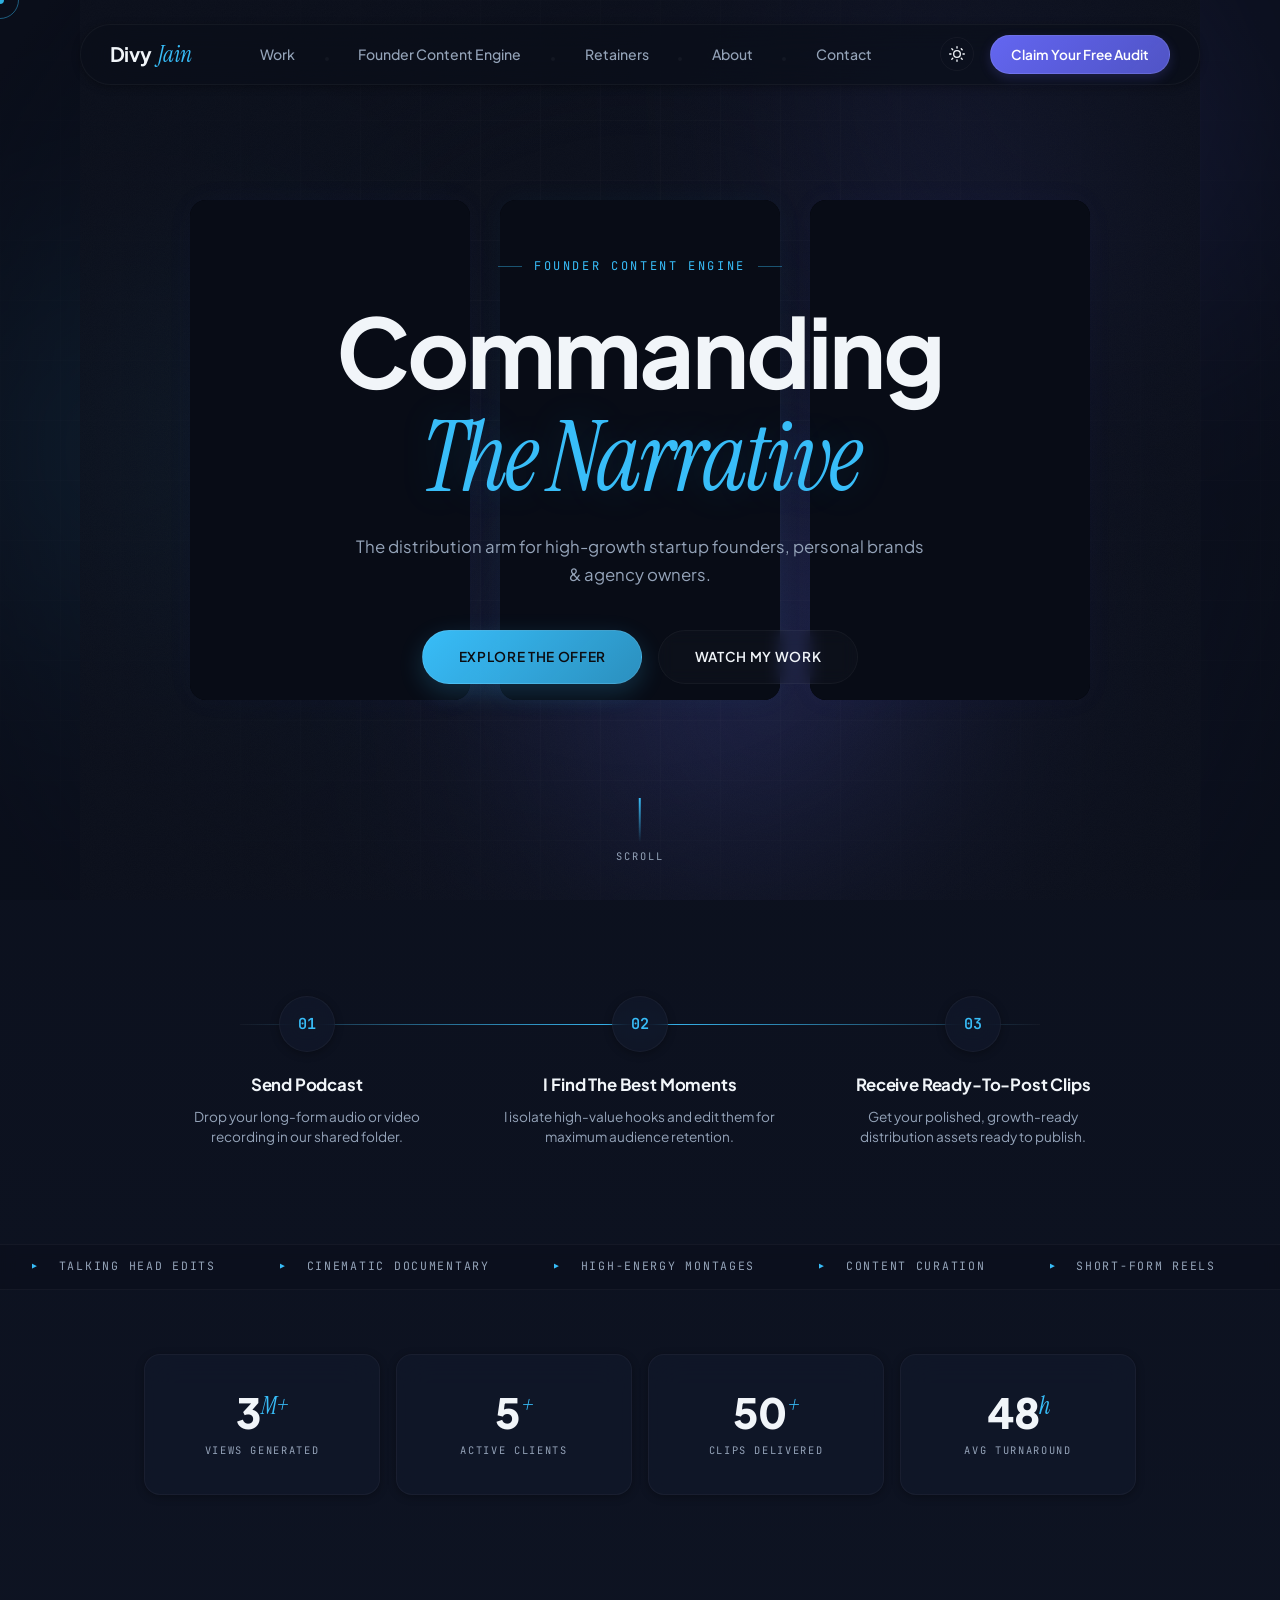
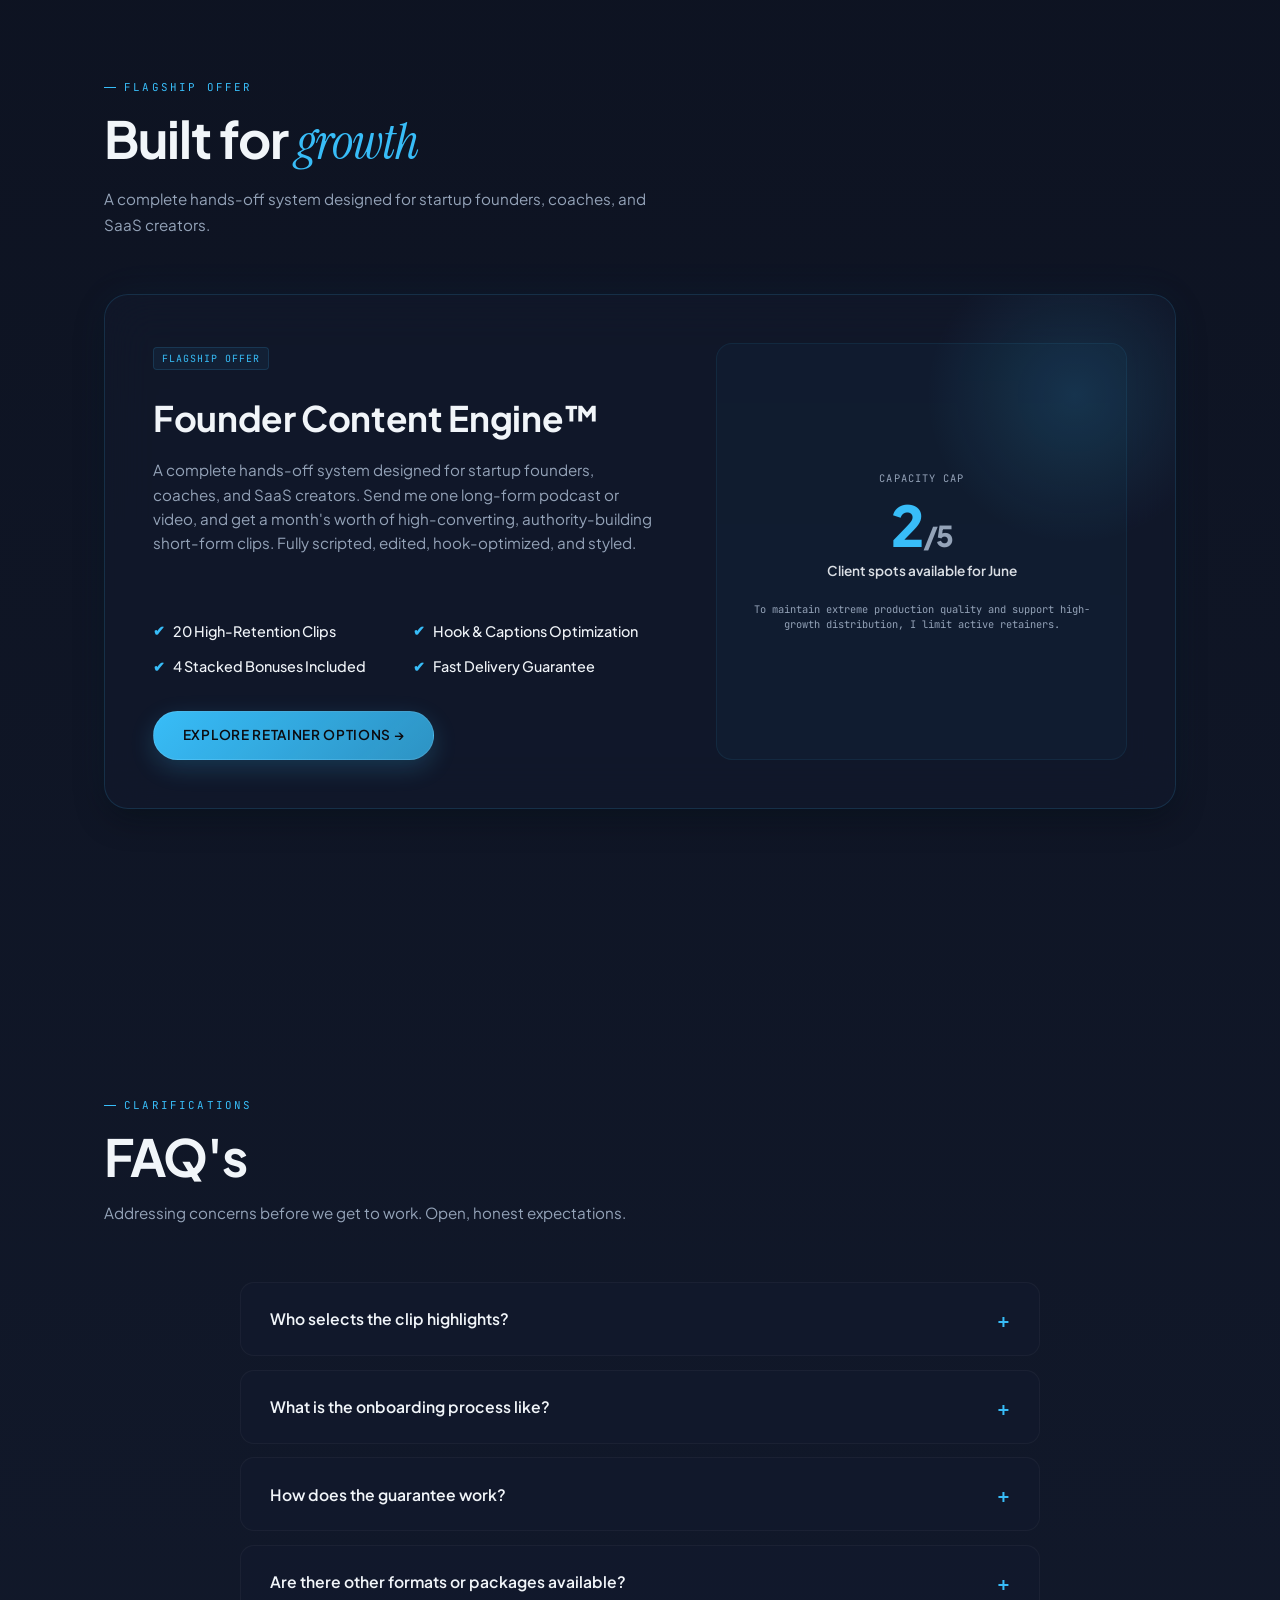
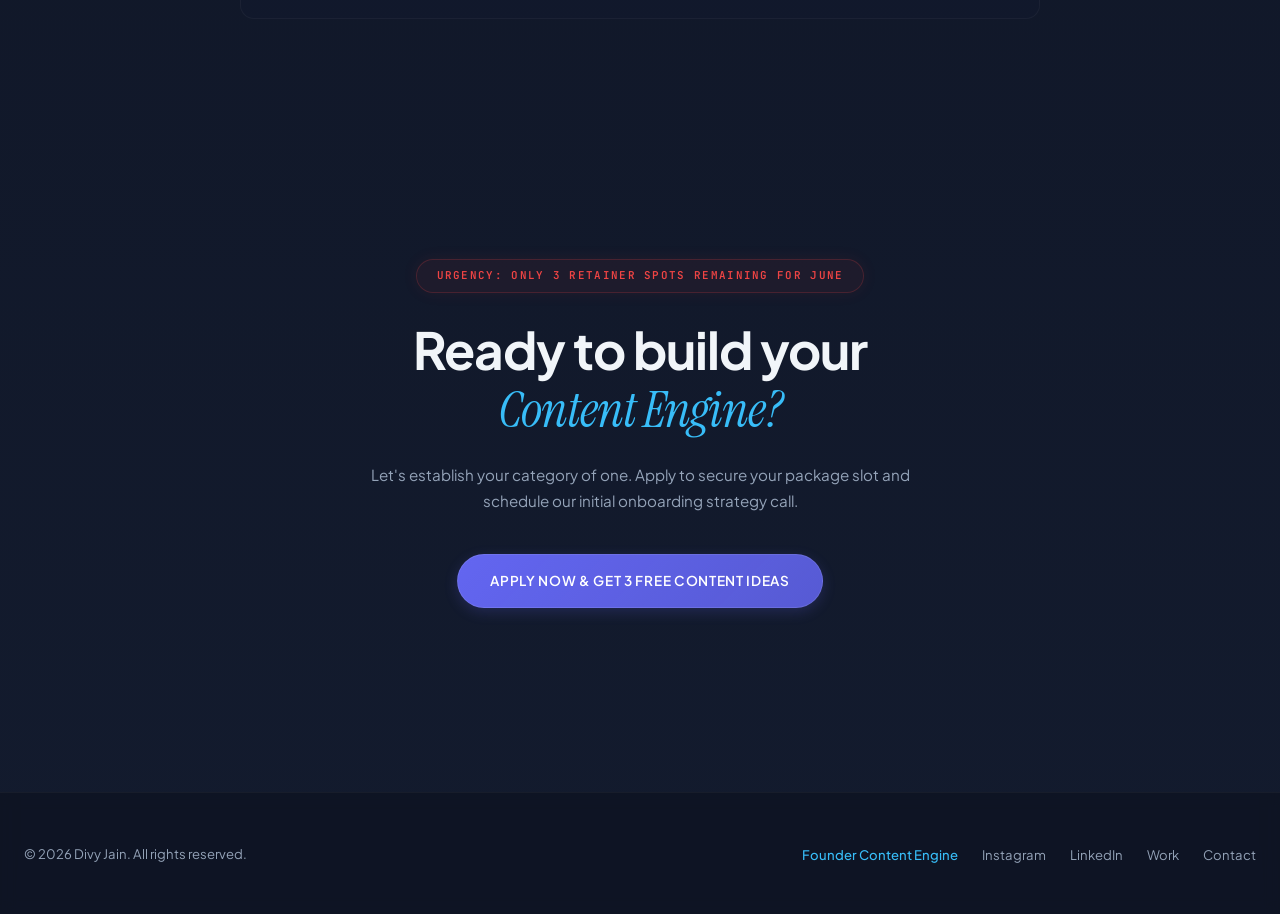
<file: index.html>
<!DOCTYPE html>
<html lang="en" data-theme="dark">

<head>
  <meta charset="UTF-8" />
  <meta name="viewport" content="width=device-width, initial-scale=1.0" />
  <title>Divy Jain — Founder Distribution & Authority</title>
  <link rel="icon" href="DJ.jpeg" type="image/jpeg" />
  <script>
    (function () {
      const savedTheme = localStorage.getItem('divy-theme');
      if (savedTheme) {
        document.documentElement.setAttribute('data-theme', savedTheme);
      } else {
        document.documentElement.setAttribute('data-theme', 'dark');
      }
    })();
  </script>
  <link rel="preconnect" href="https://fonts.googleapis.com" />
  <link rel="preconnect" href="https://fonts.gstatic.com" crossorigin />
  <link href="https://fonts.googleapis.com/css2?family=Instrument+Serif:ital@0;1&family=Inter:wght@300;400;500;600&family=JetBrains+Mono:wght@300;400;500&family=Plus+Jakarta+Sans:ital,wght@0,300;0,400;0,500;0,600;0,700;1,400;1,600&display=swap" rel="stylesheet" />
  <link rel="stylesheet" href="styles.css" />
</head>

<body>

  <div class="cursor" id="cursor"></div>
  <div class="cursor-ring" id="cursor-ring"></div>

  <!-- Background Ambience -->
  <div class="glow-blob-container">
    <div class="glow-blob glow-1"></div>
    <div class="glow-blob glow-2"></div>
    <div class="glow-blob glow-3"></div>
  </div>
  <div class="grid-overlay"></div>

  <!-- NAV -->
  <nav>
    <a href="index.html" class="nav-logo">Divy <span>Jain</span></a>
    <ul class="nav-links">
      <li><a href="work.html">Work</a></li>
      <li><span class="nav-divider"></span></li>
      <li><a href="engine.html">Founder Content Engine</a></li>
      <li><span class="nav-divider"></span></li>
      <li><a href="pricing.html">Retainers</a></li>
      <li><span class="nav-divider"></span></li>
      <li><a href="about.html">About</a></li>
      <li><span class="nav-divider"></span></li>
      <li><a href="contact.html">Contact</a></li>
    </ul>
    <div style="display: flex; align-items: center; gap: 1rem;">
      <button id="themeToggle" class="theme-toggle-btn" aria-label="Toggle Theme">
        <svg class="sun-icon" viewBox="0 0 24 24" width="16" height="16" fill="none" stroke="currentColor"
          stroke-width="2" stroke-linecap="round" stroke-linejoin="round">
          <circle cx="12" cy="12" r="5"></circle>
          <line x1="12" y1="1" x2="12" y2="3"></line>
          <line x1="12" y1="21" x2="12" y2="23"></line>
          <line x1="4.22" y1="4.22" x2="5.64" y2="5.64"></line>
          <line x1="18.36" y1="18.36" x2="19.78" y2="19.78"></line>
          <line x1="1" y1="12" x2="3" y2="12"></line>
          <line x1="21" y1="12" x2="23" y2="12"></line>
          <line x1="4.22" y1="19.78" x2="5.64" y2="18.36"></line>
          <line x1="18.36" y1="4.22" x2="19.78" y2="5.64"></line>
        </svg>
        <svg class="moon-icon" viewBox="0 0 24 24" width="16" height="16" fill="none" stroke="currentColor"
          stroke-width="2" stroke-linecap="round" stroke-linejoin="round">
          <path d="M21 12.79A9 9 0 1 1 11.21 3 7 7 0 0 0 21 12.79z"></path>
        </svg>
      </button>
      <a href="contact.html" class="nav-cta">Claim Your Free Audit</a>
    </div>
  </nav>

  <section class="hero" id="home">
    <div class="hero-bg">
      <div class="hero-video-bg">
        <div class="hero-video-slot slot-1">
          <iframe src="https://www.youtube.com/embed/j4-JMscE_EQ?autoplay=1&mute=1&loop=1&playlist=j4-JMscE_EQ&controls=0&showinfo=0&rel=0&iv_load_policy=3&modestbranding=1&playsinline=1"
            title="Background Clip 1" allowfullscreen></iframe>
        </div>
        <div class="hero-video-slot slot-2">
          <iframe src="https://www.youtube.com/embed/jjglTwuzQyw?autoplay=1&mute=1&loop=1&playlist=jjglTwuzQyw&controls=0&showinfo=0&rel=0&iv_load_policy=3&modestbranding=1&playsinline=1"
            title="Background Clip 2" allowfullscreen></iframe>
        </div>
        <div class="hero-video-slot slot-3">
          <iframe src="https://www.youtube.com/embed/oAV8ywsTkBY?autoplay=1&mute=1&loop=1&playlist=oAV8ywsTkBY&controls=0&showinfo=0&rel=0&iv_load_policy=3&modestbranding=1&playsinline=1"
            title="Background Clip 3" allowfullscreen></iframe>
        </div>
      </div>
      <div class="hero-vignette"></div>
      <div class="hero-noise"></div>
    </div>
    
    <div class="hero-content">
      <div class="hero-eyebrow">Founder Content Engine</div>
      <h1 class="hero-title">
        Commanding <br>
        <em>The Narrative</em>
      </h1>
      <p class="hero-sub">
        The distribution arm for high-growth startup founders, personal brands & agency owners.
      </p>
      <div class="hero-ctas">
        <a href="engine.html" class="btn-primary">Explore the Offer</a>
        <a href="work.html" class="btn-secondary" id="watchWorkBtn">Watch My Work</a>
      </div>
    </div>
    
    <div class="hero-scroll">
      <div class="hero-scroll-line"></div>
      Scroll
    </div>
  </section>

  <!-- HOW IT WORKS -->
  <section id="how-it-works" class="process-section reveal">
    <div class="process-container">
      <div class="process-step">
        <div class="process-num">01</div>
        <h4 class="process-title">Send Podcast</h4>
        <p class="process-desc">Drop your long-form audio or video recording in our shared folder.</p>
      </div>
      <div class="process-step">
        <div class="process-num">02</div>
        <h4 class="process-title">I Find The Best Moments</h4>
        <p class="process-desc">I isolate high-value hooks and edit them for maximum audience retention.</p>
      </div>
      <div class="process-step">
        <div class="process-num">03</div>
        <h4 class="process-title">Receive Ready-To-Post Clips</h4>
        <p class="process-desc">Get your polished, growth-ready distribution assets ready to publish.</p>
      </div>
    </div>
  </section>

  <!-- TICKER -->
  <div class="ticker-wrap">
    <div class="ticker">
      <div class="ticker-item"><span>▶</span> Talking Head Edits</div>
      <div class="ticker-item"><span>▶</span> Cinematic Documentary</div>
      <div class="ticker-item"><span>▶</span> High-Energy Montages</div>
      <div class="ticker-item"><span>▶</span> Content Curation</div>
      <div class="ticker-item"><span>▶</span> Short-Form Reels</div>
      <div class="ticker-item"><span>▶</span> Motion Graphics</div>
      <div class="ticker-item"><span>▶</span> Brand Campaigns</div>
      <div class="ticker-item"><span>▶</span> Interview Edits</div>
      <div class="ticker-item"><span>▶</span> Talking Head Edits</div>
      <div class="ticker-item"><span>▶</span> Cinematic Documentary</div>
      <div class="ticker-item"><span>▶</span> High-Energy Montages</div>
      <div class="ticker-item"><span>▶</span> Content Curation</div>
      <div class="ticker-item"><span>▶</span> Short-Form Reels</div>
      <div class="ticker-item"><span>▶</span> Motion Graphics</div>
      <div class="ticker-item"><span>▶</span> Brand Campaigns</div>
      <div class="ticker-item"><span>▶</span> Interview Edits</div>
    </div>
  </div>

  <!-- STATS -->
  <div class="stats">
    <div class="stat-item reveal">
      <div class="stat-num">3<sup>M+</sup></div>
      <div class="stat-label">Views Generated</div>
    </div>
    <div class="stat-item reveal">
      <div class="stat-num">5<sup>+</sup></div>
      <div class="stat-label">Active Clients</div>
    </div>
    <div class="stat-item reveal">
      <div class="stat-num">50<sup>+</sup></div>
      <div class="stat-label">Clips Delivered</div>
    </div>
    <div class="stat-item reveal">
      <div class="stat-num">48<sup>h</sup></div>
      <div class="stat-label">Avg Turnaround</div>
    </div>
  </div>

  <!-- FLAGSHIP OFFER OVERVIEW -->
  <section id="offer-summary">
    <div class="section-tag">Flagship Offer</div>
    <h2 class="section-title">Built for <em>growth</em></h2>
    <p class="section-sub">A complete hands-off system designed for startup founders, coaches, and SaaS creators.</p>
    
    <div class="flagship-card reveal">
      <div class="flagship-glow"></div>
      <div class="flagship-left">
        <div>
          <span class="vid-type">Flagship Offer</span>
          <h3 class="svc-title" style="font-size: 2.2rem; margin-top: 0.75rem; margin-bottom: 0.75rem; font-weight: 700;">Founder Content Engine™</h3>
          <p class="svc-desc" style="font-size: 0.95rem; max-width: 52ch; margin-bottom: 1.5rem; line-height: 1.6; color: var(--c-muted);">A complete hands-off system designed for startup founders, coaches, and SaaS creators. Send me one long-form podcast or video, and get a month's worth of high-converting, authority-building short-form clips. Fully scripted, edited, hook-optimized, and styled.</p>
        </div>
        <div>
          <ul class="flagship-features">
            <li><span style="color: var(--c-accent);">✔</span> 20 High-Retention Clips</li>
            <li><span style="color: var(--c-accent);">✔</span> Hook & Captions Optimization</li>
            <li><span style="color: var(--c-accent);">✔</span> 4 Stacked Bonuses Included</li>
            <li><span style="color: var(--c-accent);">✔</span> Fast Delivery Guarantee</li>
          </ul>
          <a href="pricing.html" class="btn-primary" style="padding: 0.8rem 1.8rem; display: inline-block;">Explore Retainer Options &rarr;</a>
        </div>
      </div>
      <div class="flagship-right">
        <div style="font-family: var(--mono); font-size: 0.65rem; color: var(--c-muted); text-transform: uppercase; letter-spacing: 0.1em; margin-bottom: 0.5rem;">Capacity Cap</div>
        <div class="stat-num" style="font-size: 3.5rem; color: var(--c-accent); margin-bottom: 0.25rem; font-weight: 800;">2<span style="font-size: 1.8rem; color: var(--c-muted);">/5</span></div>
        <div style="font-family: var(--sans); font-size: 0.85rem; color: var(--c-text); opacity: 0.9; margin-bottom: 1.25rem; font-weight: 600;">Client spots available for June</div>
        <div style="font-family: var(--mono); font-size: 0.65rem; color: var(--c-muted); line-height: 1.5;">To maintain extreme production quality and support high-growth distribution, I limit active retainers.</div>
      </div>
    </div>
  </section>


  <!-- FAQ -->
  <section id="faq">
    <div class="section-tag">Clarifications</div>
    <h2 class="section-title">FAQ's</h2>
    <p class="section-sub">Addressing concerns before we get to work. Open, honest expectations.</p>

    <div class="faq-list">
      <div class="faq-item reveal">
        <div class="faq-question">Who selects the clip highlights?</div>
        <div class="faq-answer">For the Growth and Authority retainers, I handle this completely. You upload the long-form file, and I scan it for high-value hooks, points, and stories. For the Starter tier, you provide the timestamps for the segments you want edited.</div>
      </div>

      <div class="faq-item reveal">
        <div class="faq-question">What is the onboarding process like?</div>
        <div class="faq-answer">We jump on a 30-minute kickoff call to align on your brand identity, color palettes, caption typography, and ideal client targets. Then, I set up a shared Google Drive or Frame.io folder. You drop files in, and the engine runs.</div>
      </div>

      <div class="faq-item reveal">
        <div class="faq-question">How does the guarantee work?</div>
        <div class="faq-answer">We agree on a delivery schedule (e.g., 5 clips every Monday). If a delivery is late by even an hour, you automatically get 5 additional clips added to your library for free. This holds me accountable to your posting consistency.</div>
      </div>

      <div class="faq-item reveal">
        <div class="faq-question">Are there other formats or packages available?</div>
        <div class="faq-answer">I specialize in high-ticket long-term relationships for the Founder Content Engine. However, if you require cinematic documentaries or long-form edits, we can discuss custom project rates during our strategy call.</div>
      </div>
    </div>
  </section>

  <!-- APPLY CALL TO ACTION -->
  <section id="get-started">
    <div class="contact-inner">
      <span class="scarcity-alert">Urgency: Only 3 Retainer Spots Remaining for June</span>
      <h2 class="section-title" style="max-width: none; margin-bottom: 1.5rem;">Ready to build your<br><em>Content Engine?</em></h2>
      <p class="section-sub" style="margin: 0 auto 2.5rem;">Let's establish your category of one. Apply to secure your package slot and schedule our initial onboarding strategy call.</p>
      <a href="contact.html" class="contact-btn">Apply Now & Get 3 Free Content Ideas</a>
    </div>
  </section>

  <!-- FOOTER -->
  <footer>
    <span class="footer-copy">© 2026 Divy Jain. All rights reserved.</span>
    <ul class="footer-links">
      <li><a href="engine.html" style="color: var(--c-accent); font-weight: 500;">Founder Content Engine</a></li>
      <li><a href="https://instagram.com/jn.divy" target="_blank">Instagram</a></li>
      <li><a href="https://www.linkedin.com/in/divyj913" target="_blank">LinkedIn</a></li>
      <li><a href="work.html">Work</a></li>
      <li><a href="contact.html">Contact</a></li>
    </ul>
  </footer>

  <script src="scripts.js"></script>
</body>

</html>
</file>
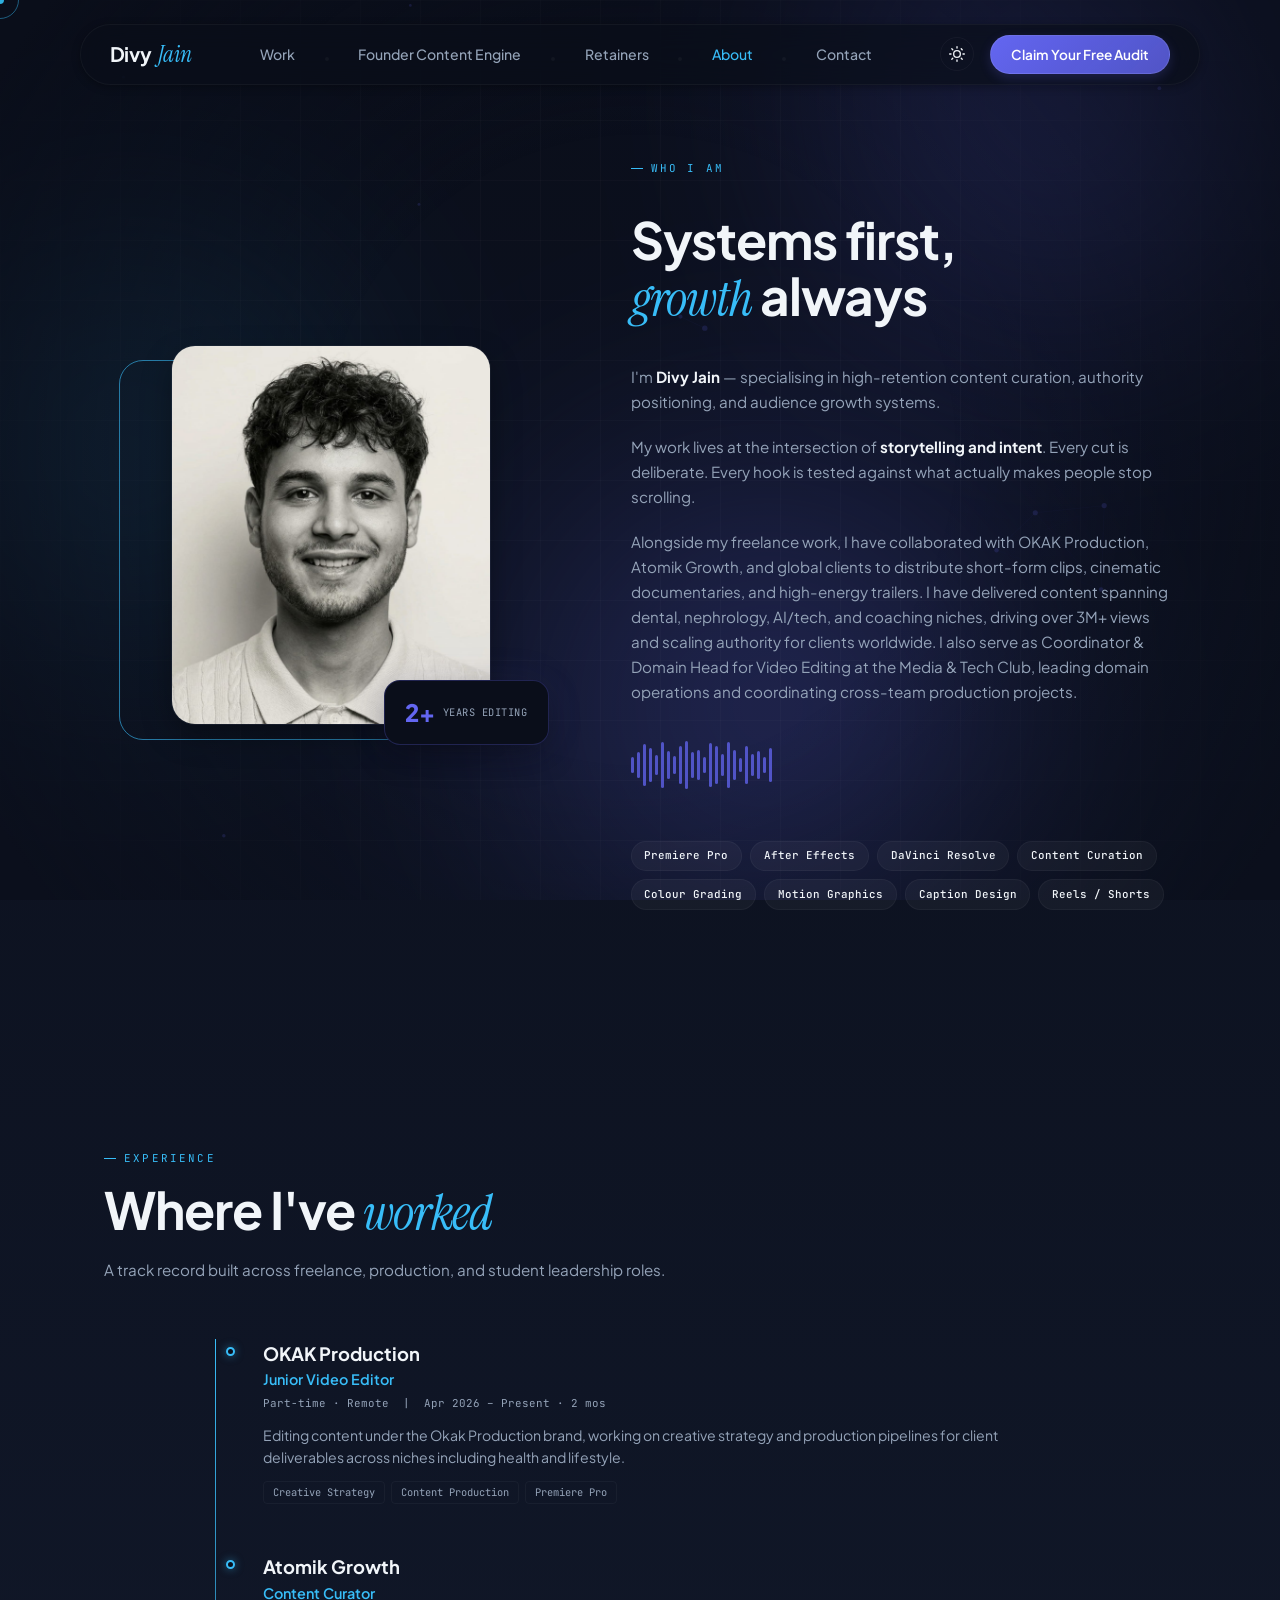
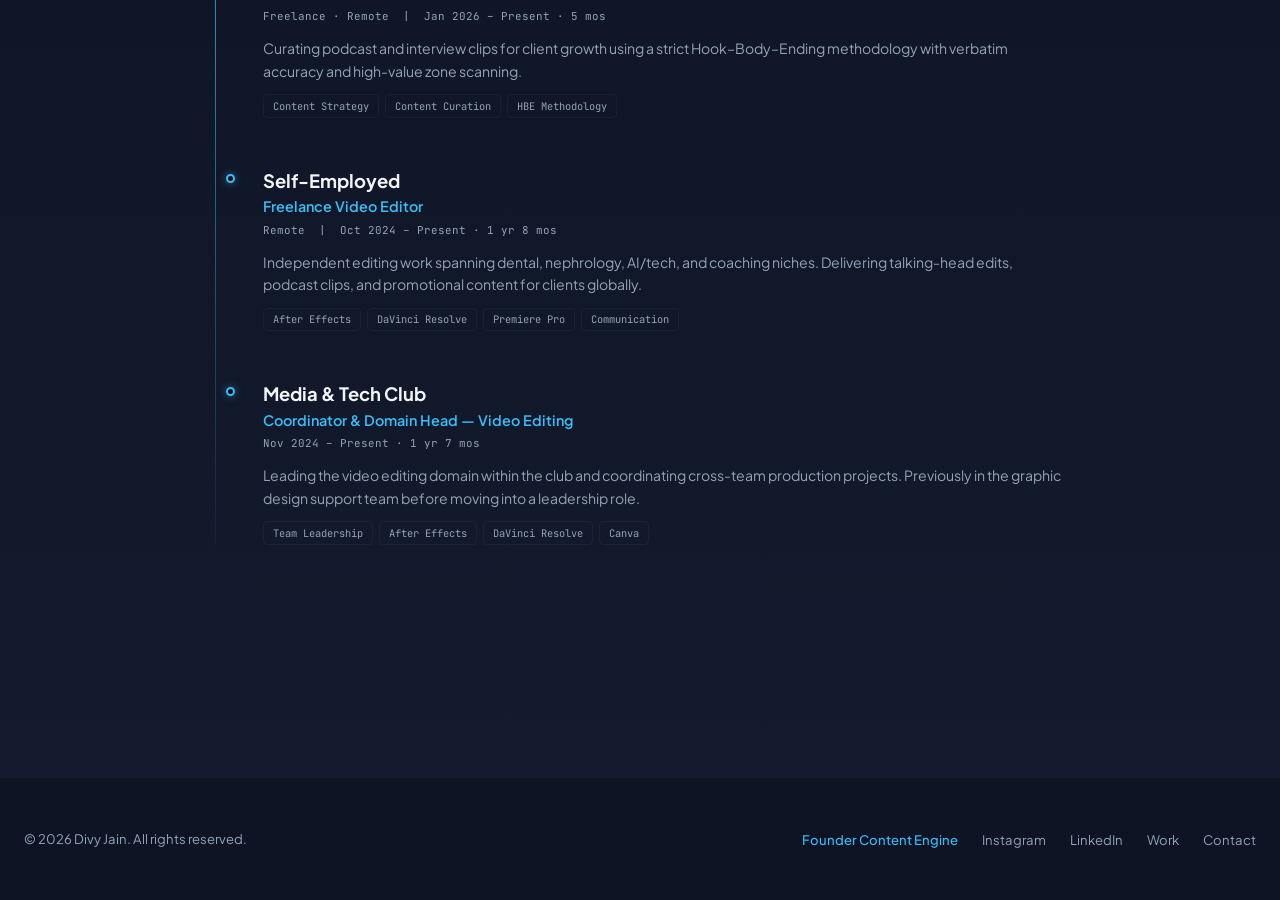
<file: about.html>
<!DOCTYPE html>
<html lang="en" data-theme="dark">

<head>
  <meta charset="UTF-8" />
  <meta name="viewport" content="width=device-width, initial-scale=1.0" />
  <title>About & Experience — Divy Jain</title>
  <link rel="icon" href="DJ.jpeg" type="image/jpeg" />
  <script>
    (function () {
      const savedTheme = localStorage.getItem('divy-theme');
      if (savedTheme) {
        document.documentElement.setAttribute('data-theme', savedTheme);
      } else {
        document.documentElement.setAttribute('data-theme', 'dark');
      }
    })();
  </script>
  <link rel="preconnect" href="https://fonts.googleapis.com" />
  <link rel="preconnect" href="https://fonts.gstatic.com" crossorigin />
  <link href="https://fonts.googleapis.com/css2?family=Instrument+Serif:ital@0;1&family=Inter:wght@300;400;500;600&family=JetBrains+Mono:wght@300;400;500&family=Plus+Jakarta+Sans:ital,wght@0,300;0,400;0,500;0,600;0,700;1,400;1,600&display=swap" rel="stylesheet" />
  <link rel="stylesheet" href="styles.css" />
</head>

<body>

  <div class="cursor" id="cursor"></div>
  <div class="cursor-ring" id="cursor-ring"></div>

  <!-- Background Ambience -->
  <div class="glow-blob-container">
    <div class="glow-blob glow-1"></div>
    <div class="glow-blob glow-2"></div>
    <div class="glow-blob glow-3"></div>
  </div>
  <div class="grid-overlay"></div>

  <!-- NAV -->
  <nav>
    <a href="index.html" class="nav-logo">Divy <span>Jain</span></a>
    <ul class="nav-links">
      <li><a href="work.html">Work</a></li>
      <li><span class="nav-divider"></span></li>
      <li><a href="engine.html">Founder Content Engine</a></li>
      <li><span class="nav-divider"></span></li>
      <li><a href="pricing.html">Retainers</a></li>
      <li><span class="nav-divider"></span></li>
      <li><a href="about.html" style="color: var(--c-accent);">About</a></li>
      <li><span class="nav-divider"></span></li>
      <li><a href="contact.html">Contact</a></li>
    </ul>
    <div style="display: flex; align-items: center; gap: 1rem;">
      <button id="themeToggle" class="theme-toggle-btn" aria-label="Toggle Theme">
        <svg class="sun-icon" viewBox="0 0 24 24" width="16" height="16" fill="none" stroke="currentColor"
          stroke-width="2" stroke-linecap="round" stroke-linejoin="round">
          <circle cx="12" cy="12" r="5"></circle>
          <line x1="12" y1="1" x2="12" y2="3"></line>
          <line x1="12" y1="21" x2="12" y2="23"></line>
          <line x1="4.22" y1="4.22" x2="5.64" y2="5.64"></line>
          <line x1="18.36" y1="18.36" x2="19.78" y2="19.78"></line>
          <line x1="1" y1="12" x2="3" y2="12"></line>
          <line x1="21" y1="12" x2="23" y2="12"></line>
          <line x1="4.22" y1="19.78" x2="5.64" y2="18.36"></line>
          <line x1="18.36" y1="4.22" x2="19.78" y2="5.64"></line>
        </svg>
        <svg class="moon-icon" viewBox="0 0 24 24" width="16" height="16" fill="none" stroke="currentColor"
          stroke-width="2" stroke-linecap="round" stroke-linejoin="round">
          <path d="M21 12.79A9 9 0 1 1 11.21 3 7 7 0 0 0 21 12.79z"></path>
        </svg>
      </button>
      <a href="contact.html" class="nav-cta">Claim Your Free Audit</a>
    </div>
  </nav>

  <!-- ABOUT -->
  <section id="about" style="position: relative; overflow: hidden; padding-top: 10rem;">
    <!-- Interactive moving nodes background canvas -->
    <canvas id="aboutCanvas" style="position: absolute; inset: 0; width: 100%; height: 100%; pointer-events: none; opacity: 0.35; z-index: 1;"></canvas>

    <div class="about-grid" style="position: relative; z-index: 2;">
      <div class="about-visual">
        <div class="about-frame">
          <img src="DJ.jpeg" alt="Divy Jain" style="width:100%;height:100%;object-fit:cover;display:block;" />
        </div>
        <div class="about-frame-accent"></div>
        <div class="about-badge">
          <div class="about-badge-num">2+</div>
          <div class="about-badge-text">Years editing</div>
        </div>
      </div>
      <div class="about-content">
        <div class="section-tag">Who I Am</div>
        <h2 class="section-title">Systems first,<br><em>growth</em> always</h2>
        <p class="about-text">I'm <strong>Divy Jain</strong> — specialising in high-retention content curation, authority positioning, and audience growth systems.</p>
        <p class="about-text">My work lives at the intersection of <strong>storytelling and intent</strong>. Every cut is deliberate. Every hook is tested against what actually makes people stop scrolling.</p>
        <p class="about-text">Alongside my freelance work, I have collaborated with OKAK Production, Atomik Growth, and global clients to distribute short-form clips, cinematic documentaries, and high-energy trailers. I have delivered content spanning dental, nephrology, AI/tech, and coaching niches, driving over 3M+ views and scaling authority for clients worldwide. I also serve as Coordinator & Domain Head for Video Editing at the Media & Tech Club, leading domain operations and coordinating cross-team production projects.</p>
        
        <div class="waveform" id="waveform"></div>
        
        <div class="skills-wrap">
          <span class="skill-tag">Premiere Pro</span>
          <span class="skill-tag">After Effects</span>
          <span class="skill-tag">DaVinci Resolve</span>
          <span class="skill-tag">Content Curation</span>
          <span class="skill-tag">Colour Grading</span>
          <span class="skill-tag">Motion Graphics</span>
          <span class="skill-tag">Caption Design</span>
          <span class="skill-tag">Reels / Shorts</span>
        </div>
      </div>
    </div>
  </section>

  <!-- EXPERIENCE -->
  <section id="experience" style="position: relative; z-index: 2;">
    <div class="section-tag">Experience</div>
    <h2 class="section-title">Where I've <em>worked</em></h2>
    <p class="section-sub">A track record built across freelance, production, and student leadership roles.</p>

    <div class="exp-timeline">

      <div class="exp-item reveal">
        <div class="exp-company">OKAK Production</div>
        <div class="exp-role">Junior Video Editor</div>
        <div class="exp-meta">Part-time · Remote &nbsp;|&nbsp; Apr 2026 – Present · 2 mos</div>
        <p class="exp-desc">Editing content under the Okak Production brand, working on creative strategy and production pipelines for client deliverables across niches including health and lifestyle.</p>
        <div class="exp-skills">
          <span class="exp-skill">Creative Strategy</span>
          <span class="exp-skill">Content Production</span>
          <span class="exp-skill">Premiere Pro</span>
        </div>
      </div>

      <div class="exp-item reveal">
        <div class="exp-company">Atomik Growth</div>
        <div class="exp-role">Content Curator</div>
        <div class="exp-meta">Freelance · Remote &nbsp;|&nbsp; Jan 2026 – Present · 5 mos</div>
        <p class="exp-desc">Curating podcast and interview clips for client growth using a strict Hook–Body–Ending methodology with verbatim accuracy and high-value zone scanning.</p>
        <div class="exp-skills">
          <span class="exp-skill">Content Strategy</span>
          <span class="exp-skill">Content Curation</span>
          <span class="exp-skill">HBE Methodology</span>
        </div>
      </div>

      <div class="exp-item reveal">
        <div class="exp-company">Self-Employed</div>
        <div class="exp-role">Freelance Video Editor</div>
        <div class="exp-meta">Remote &nbsp;|&nbsp; Oct 2024 – Present · 1 yr 8 mos</div>
        <p class="exp-desc">Independent editing work spanning dental, nephrology, AI/tech, and coaching niches. Delivering talking-head edits, podcast clips, and promotional content for clients globally.</p>
        <div class="exp-skills">
          <span class="exp-skill">After Effects</span>
          <span class="exp-skill">DaVinci Resolve</span>
          <span class="exp-skill">Premiere Pro</span>
          <span class="exp-skill">Communication</span>
        </div>
      </div>

      <div class="exp-item reveal">
        <div class="exp-company">Media & Tech Club</div>
        <div class="exp-role">Coordinator & Domain Head — Video Editing</div>
        <div class="exp-meta">Nov 2024 – Present · 1 yr 7 mos</div>
        <p class="exp-desc">Leading the video editing domain within the club and coordinating cross-team production projects. Previously in the graphic design support team before moving into a leadership role.</p>
        <div class="exp-skills">
          <span class="exp-skill">Team Leadership</span>
          <span class="exp-skill">After Effects</span>
          <span class="exp-skill">DaVinci Resolve</span>
          <span class="exp-skill">Canva</span>
        </div>
      </div>

    </div>
  </section>

  <!-- FOOTER -->
  <footer>
    <span class="footer-copy">© 2026 Divy Jain. All rights reserved.</span>
    <ul class="footer-links">
      <li><a href="engine.html" style="color: var(--c-accent); font-weight: 500;">Founder Content Engine</a></li>
      <li><a href="https://instagram.com/jn.divy" target="_blank">Instagram</a></li>
      <li><a href="https://www.linkedin.com/in/divyj913" target="_blank">LinkedIn</a></li>
      <li><a href="work.html">Work</a></li>
      <li><a href="contact.html">Contact</a></li>
    </ul>
  </footer>

  <script src="scripts.js"></script>
</body>

</html>
</file>
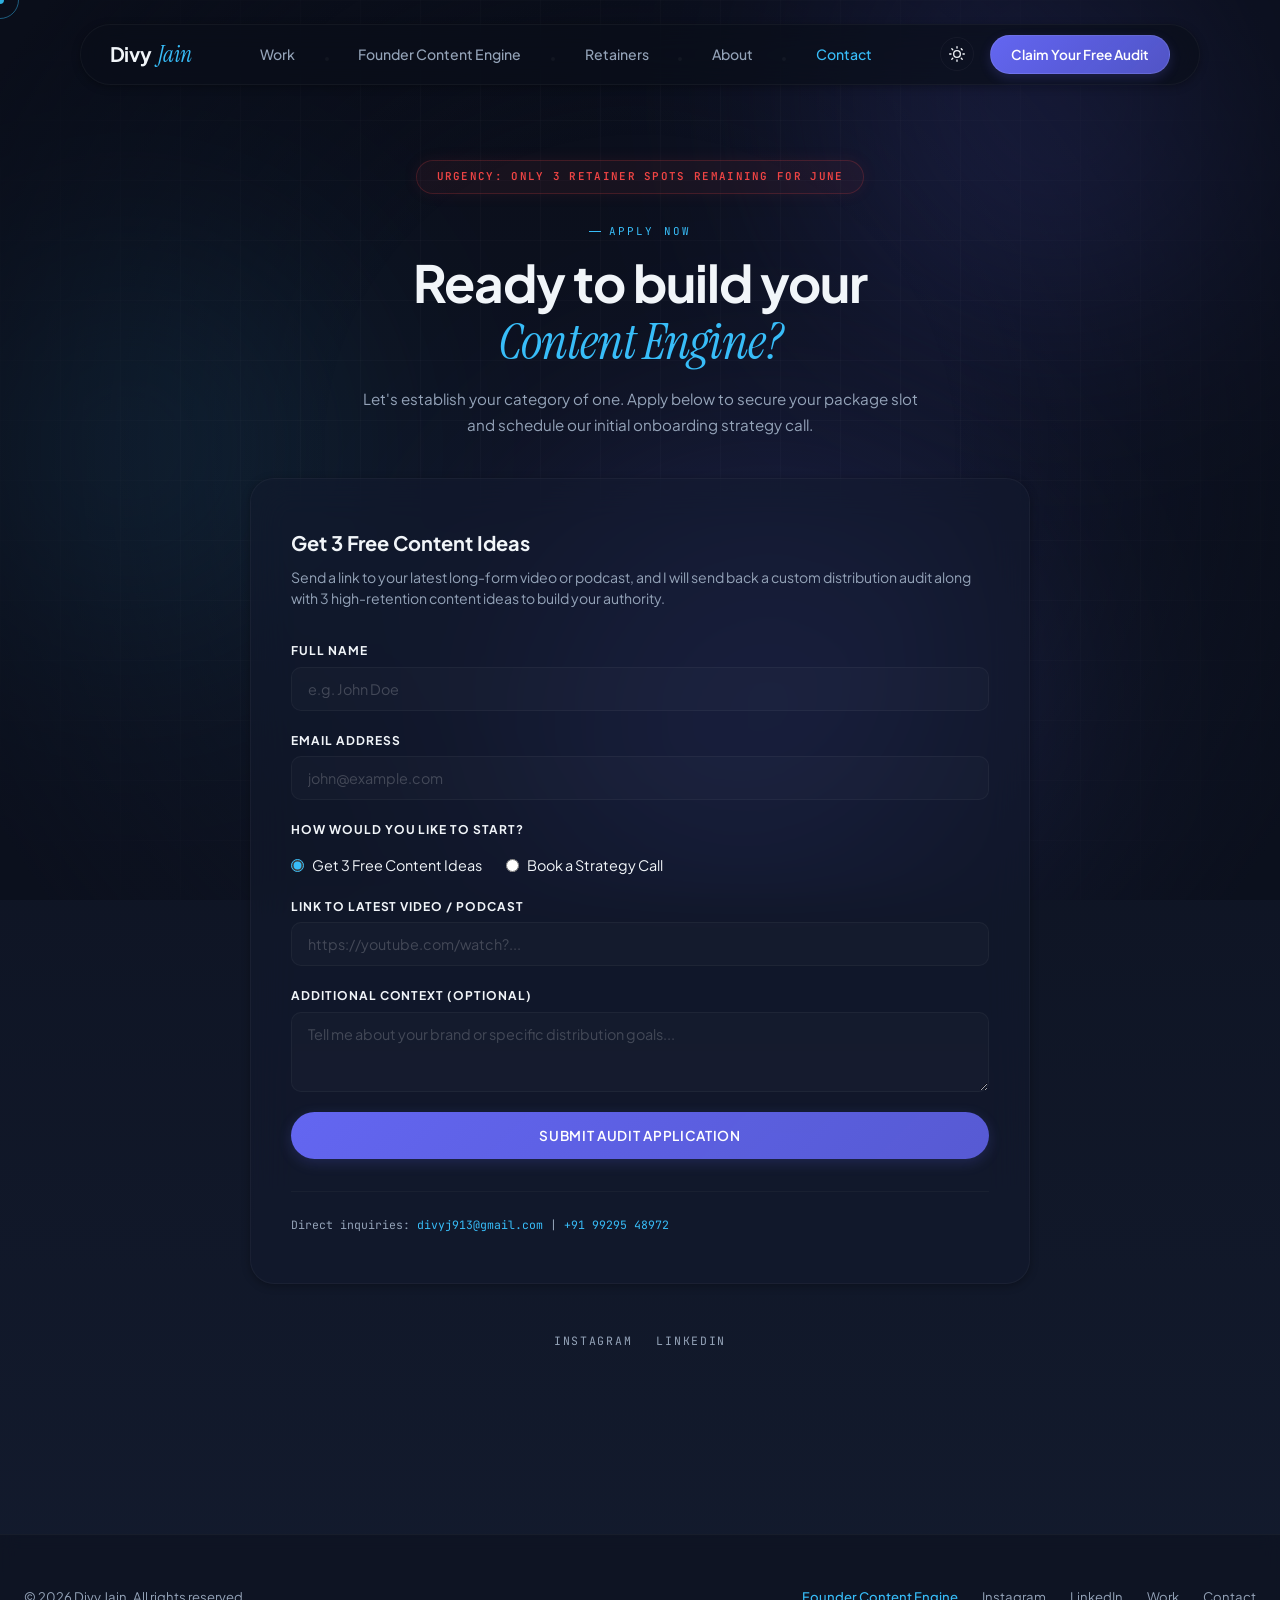
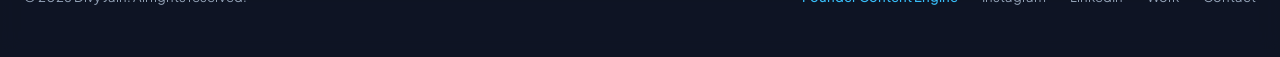
<file: contact.html>
<!DOCTYPE html>
<html lang="en" data-theme="dark">

<head>
  <meta charset="UTF-8" />
  <meta name="viewport" content="width=device-width, initial-scale=1.0" />
  <title>Get In Touch — Divy Jain</title>
  <link rel="icon" href="DJ.jpeg" type="image/jpeg" />
  <script>
    (function () {
      const savedTheme = localStorage.getItem('divy-theme');
      if (savedTheme) {
        document.documentElement.setAttribute('data-theme', savedTheme);
      } else {
        document.documentElement.setAttribute('data-theme', 'dark');
      }
    })();
  </script>
  <link rel="preconnect" href="https://fonts.googleapis.com" />
  <link rel="preconnect" href="https://fonts.gstatic.com" crossorigin />
  <link href="https://fonts.googleapis.com/css2?family=Instrument+Serif:ital@0;1&family=Inter:wght@300;400;500;600&family=JetBrains+Mono:wght@300;400;500&family=Plus+Jakarta+Sans:ital,wght@0,300;0,400;0,500;0,600;0,700;1,400;1,600&display=swap" rel="stylesheet" />
  <link rel="stylesheet" href="styles.css" />
</head>

<body>

  <div class="cursor" id="cursor"></div>
  <div class="cursor-ring" id="cursor-ring"></div>

  <!-- Background Ambience -->
  <div class="glow-blob-container">
    <div class="glow-blob glow-1"></div>
    <div class="glow-blob glow-2"></div>
    <div class="glow-blob glow-3"></div>
  </div>
  <div class="grid-overlay"></div>

  <!-- NAV -->
  <nav>
    <a href="index.html" class="nav-logo">Divy <span>Jain</span></a>
    <ul class="nav-links">
      <li><a href="work.html">Work</a></li>
      <li><span class="nav-divider"></span></li>
      <li><a href="engine.html">Founder Content Engine</a></li>
      <li><span class="nav-divider"></span></li>
      <li><a href="pricing.html">Retainers</a></li>
      <li><span class="nav-divider"></span></li>
      <li><a href="about.html">About</a></li>
      <li><span class="nav-divider"></span></li>
      <li><a href="contact.html" style="color: var(--c-accent);">Contact</a></li>
    </ul>
    <div style="display: flex; align-items: center; gap: 1rem;">
      <button id="themeToggle" class="theme-toggle-btn" aria-label="Toggle Theme">
        <svg class="sun-icon" viewBox="0 0 24 24" width="16" height="16" fill="none" stroke="currentColor"
          stroke-width="2" stroke-linecap="round" stroke-linejoin="round">
          <circle cx="12" cy="12" r="5"></circle>
          <line x1="12" y1="1" x2="12" y2="3"></line>
          <line x1="12" y1="21" x2="12" y2="23"></line>
          <line x1="4.22" y1="4.22" x2="5.64" y2="5.64"></line>
          <line x1="18.36" y1="18.36" x2="19.78" y2="19.78"></line>
          <line x1="1" y1="12" x2="3" y2="12"></line>
          <line x1="21" y1="12" x2="23" y2="12"></line>
          <line x1="4.22" y1="19.78" x2="5.64" y2="18.36"></line>
          <line x1="18.36" y1="4.22" x2="19.78" y2="5.64"></line>
        </svg>
        <svg class="moon-icon" viewBox="0 0 24 24" width="16" height="16" fill="none" stroke="currentColor"
          stroke-width="2" stroke-linecap="round" stroke-linejoin="round">
          <path d="M21 12.79A9 9 0 1 1 11.21 3 7 7 0 0 0 21 12.79z"></path>
        </svg>
      </button>
      <a href="contact.html" class="nav-cta">Claim Your Free Audit</a>
    </div>
  </nav>

  <!-- CONTACT -->
  <section id="contact" style="padding-top: 10rem;">
    <div class="contact-inner">
      <span class="scarcity-alert">Urgency: Only 3 Retainer Spots Remaining for June</span>
      <div class="section-tag" style="justify-content: center;">Apply Now</div>
      <h2 class="section-title" style="max-width: none;">Ready to build your<br><em>Content Engine?</em></h2>
      <p class="section-sub" style="margin: 0 auto 2.5rem;">Let's establish your category of one. Apply below to secure your package slot and schedule our initial onboarding strategy call.</p>

      <div class="contact-card reveal bracket-card" style="margin-bottom: 3rem; padding: 0;">
        <div class="bracket-card-inner" style="padding: 3rem 2.5rem;">
          <h4 style="font-weight: 700;">Get 3 Free Content Ideas</h4>
          <p style="margin-bottom: 2rem;">Send a link to your latest long-form video or podcast, and I will send back a custom distribution audit along with 3 high-retention content ideas to build your authority.</p>
          
          <form id="auditForm" action="https://api.web3forms.com/submit" method="POST" class="audit-form">
            <!-- Web3Forms Access Key -->
            <input type="hidden" name="access_key" value="5cee61e0-68f2-4a90-ae61-915742ac246a" id="web3forms_key">
            
            <div class="form-group">
              <label for="formName">Full Name</label>
              <input type="text" id="formName" name="name" required class="form-input" placeholder="e.g. John Doe">
            </div>
            
            <div class="form-group">
              <label for="formEmail">Email Address</label>
              <input type="email" id="formEmail" name="email" required class="form-input" placeholder="john@example.com">
            </div>
            
            <div class="form-group">
              <label style="margin-bottom: 0.25rem;">How would you like to start?</label>
              <div class="radio-group" style="display: flex; gap: 1.5rem; margin-top: 0.25rem;">
                <label style="display: flex; align-items: center; gap: 0.5rem; font-family: var(--sans); font-size: 0.9rem; text-transform: none; letter-spacing: normal; color: var(--c-text); cursor: pointer; font-weight: normal;">
                  <input type="radio" name="inquiry_type" value="Free Audit" checked id="typeAudit" style="accent-color: var(--c-accent); cursor: pointer;"> Get 3 Free Content Ideas
                </label>
                <label style="display: flex; align-items: center; gap: 0.5rem; font-family: var(--sans); font-size: 0.9rem; text-transform: none; letter-spacing: normal; color: var(--c-text); cursor: pointer; font-weight: normal;">
                  <input type="radio" name="inquiry_type" value="Book Call" id="typeCall" style="accent-color: var(--c-accent); cursor: pointer;"> Book a Strategy Call
                </label>
              </div>
            </div>
            
            <div class="form-group" id="videoLinkGroup">
              <label for="formLink">Link to Latest Video / Podcast</label>
              <input type="url" id="formLink" name="video_link" required class="form-input" placeholder="https://youtube.com/watch?...">
            </div>
            
            <div class="form-group">
              <label for="formMessage">Additional Context (Optional)</label>
              <textarea id="formMessage" name="message" class="form-input" rows="3" placeholder="Tell me about your brand or specific distribution goals..."></textarea>
            </div>
            
            <button type="submit" id="submitBtn" class="contact-btn" style="border: none; cursor: pointer; width: 100%; text-align: center;">Submit Audit Application</button>
            <div id="formStatus" class="form-status"></div>
          </form>
          
          <div style="font-family: var(--mono); font-size: 0.72rem; color: var(--c-muted); margin-top: 2rem; border-top: 1px solid var(--c-line); padding-top: 1.5rem;">
            Direct inquiries: <a href="mailto:divyj913@gmail.com"
              style="color: var(--c-accent); text-decoration: none;">divyj913@gmail.com</a> | <a
              href="tel:+919929548972" style="color: var(--c-accent); text-decoration: none;">+91 99295 48972</a>
          </div>
        </div>
      </div>

      <div class="contact-socials">
        <a href="https://instagram.com/jn.divy" target="_blank" class="reveal">Instagram</a>
        <a href="https://www.linkedin.com/in/divyj913" target="_blank" class="reveal">LinkedIn</a>
      </div>
    </div>
  </section>

  <!-- FOOTER -->
  <footer>
    <span class="footer-copy">© 2026 Divy Jain. All rights reserved.</span>
    <ul class="footer-links">
      <li><a href="engine.html" style="color: var(--c-accent); font-weight: 500;">Founder Content Engine</a></li>
      <li><a href="https://instagram.com/jn.divy" target="_blank">Instagram</a></li>
      <li><a href="https://www.linkedin.com/in/divyj913" target="_blank">LinkedIn</a></li>
      <li><a href="work.html">Work</a></li>
      <li><a href="contact.html">Contact</a></li>
    </ul>
  </footer>

  <script src="scripts.js"></script>
</body>

</html>
</file>
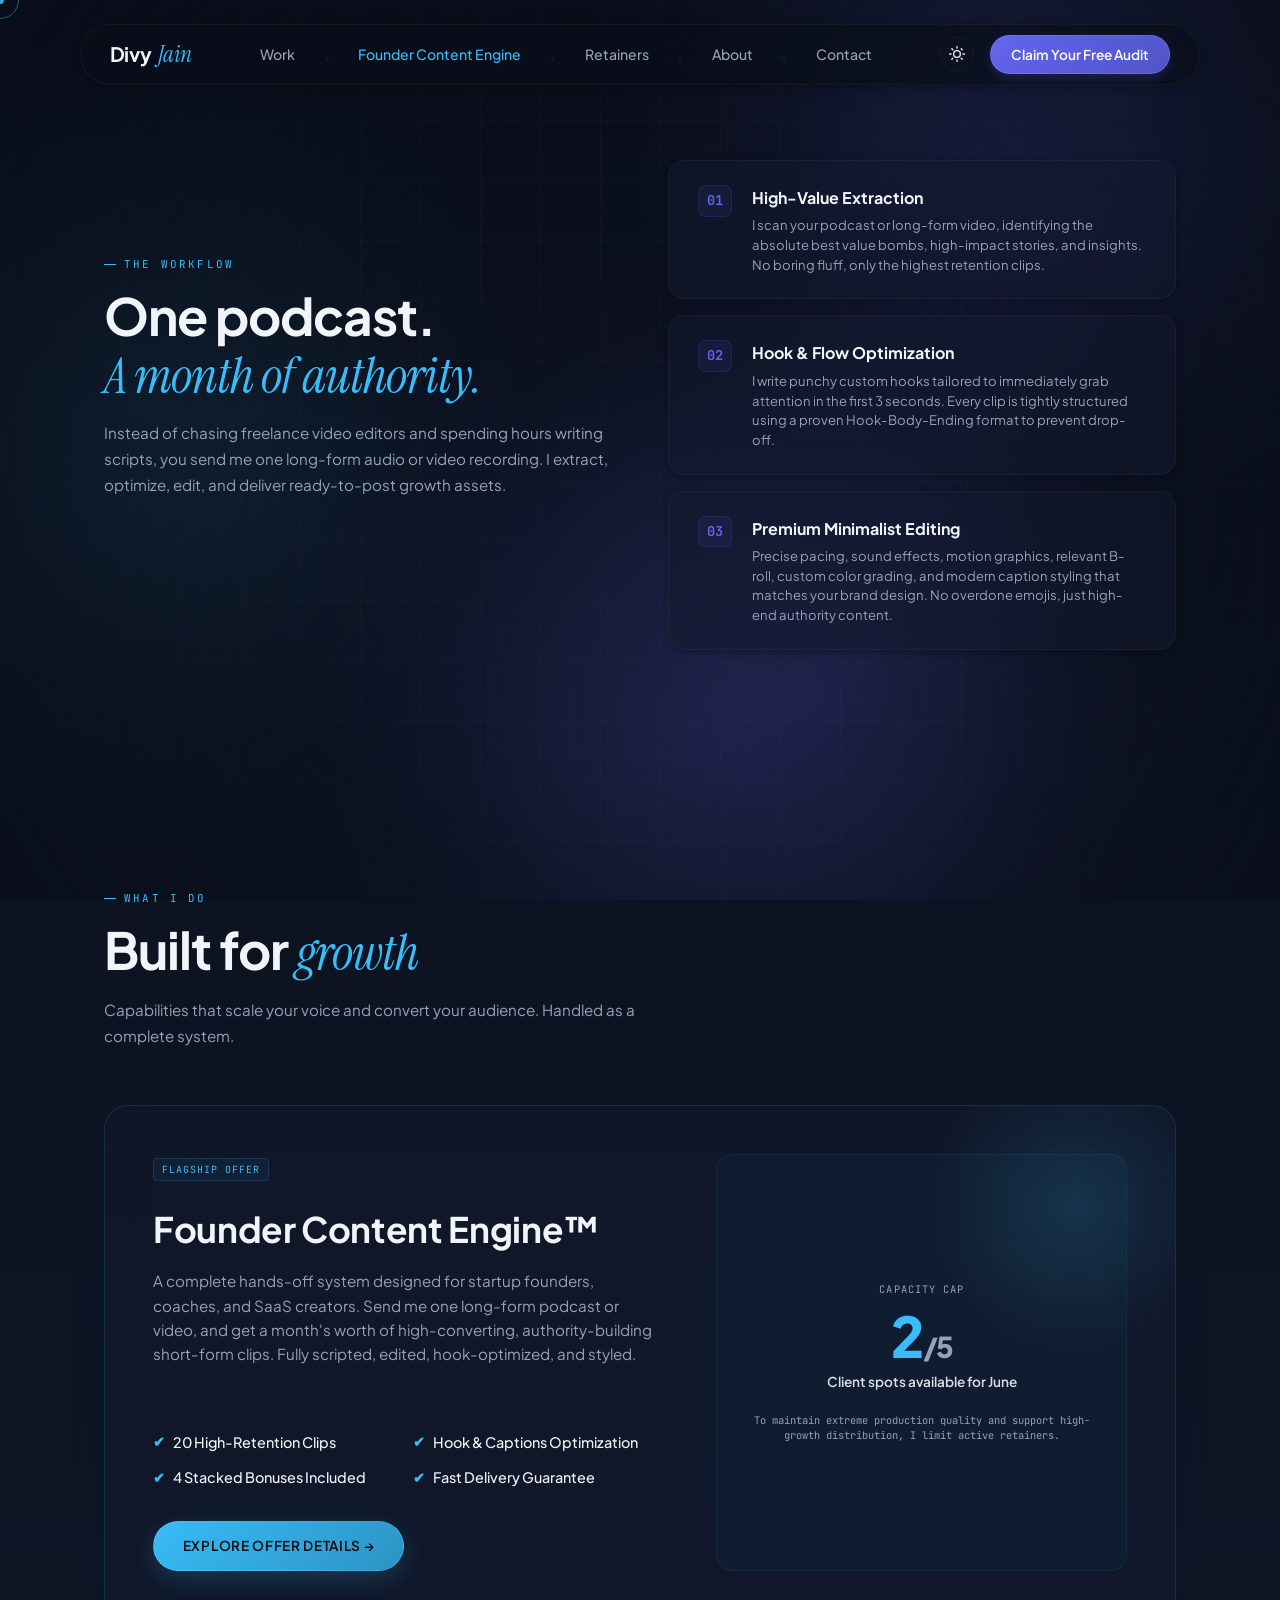
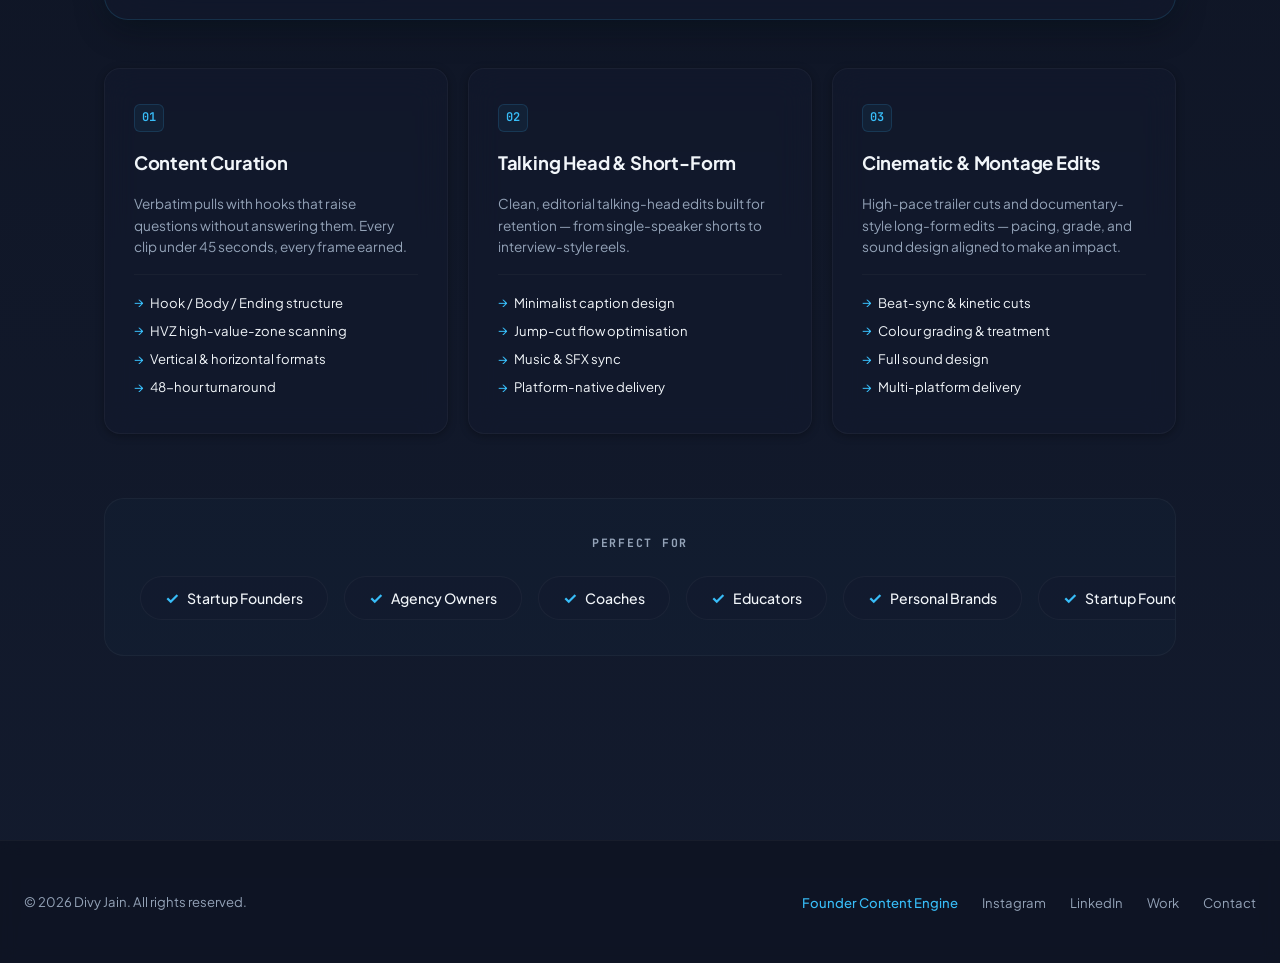
<file: engine.html>
<!DOCTYPE html>
<html lang="en" data-theme="dark">

<head>
  <meta charset="UTF-8" />
  <meta name="viewport" content="width=device-width, initial-scale=1.0" />
  <title>Founder Content Engine — Divy Jain</title>
  <link rel="icon" href="DJ.jpeg" type="image/jpeg" />
  <script>
    (function () {
      const savedTheme = localStorage.getItem('divy-theme');
      if (savedTheme) {
        document.documentElement.setAttribute('data-theme', savedTheme);
      } else {
        document.documentElement.setAttribute('data-theme', 'dark');
      }
    })();
  </script>
  <link rel="preconnect" href="https://fonts.googleapis.com" />
  <link rel="preconnect" href="https://fonts.gstatic.com" crossorigin />
  <link href="https://fonts.googleapis.com/css2?family=Instrument+Serif:ital@0;1&family=Inter:wght@300;400;500;600&family=JetBrains+Mono:wght@300;400;500&family=Plus+Jakarta+Sans:ital,wght@0,300;0,400;0,500;0,600;0,700;1,400;1,600&display=swap" rel="stylesheet" />
  <link rel="stylesheet" href="styles.css" />
</head>

<body>

  <div class="cursor" id="cursor"></div>
  <div class="cursor-ring" id="cursor-ring"></div>

  <!-- Background Ambience -->
  <div class="glow-blob-container">
    <div class="glow-blob glow-1"></div>
    <div class="glow-blob glow-2"></div>
    <div class="glow-blob glow-3"></div>
  </div>
  <div class="grid-overlay"></div>

  <!-- NAV -->
  <nav>
    <a href="index.html" class="nav-logo">Divy <span>Jain</span></a>
    <ul class="nav-links">
      <li><a href="work.html">Work</a></li>
      <li><span class="nav-divider"></span></li>
      <li><a href="engine.html" style="color: var(--c-accent);">Founder Content Engine</a></li>
      <li><span class="nav-divider"></span></li>
      <li><a href="pricing.html">Retainers</a></li>
      <li><span class="nav-divider"></span></li>
      <li><a href="about.html">About</a></li>
      <li><span class="nav-divider"></span></li>
      <li><a href="contact.html">Contact</a></li>
    </ul>
    <div style="display: flex; align-items: center; gap: 1rem;">
      <button id="themeToggle" class="theme-toggle-btn" aria-label="Toggle Theme">
        <svg class="sun-icon" viewBox="0 0 24 24" width="16" height="16" fill="none" stroke="currentColor"
          stroke-width="2" stroke-linecap="round" stroke-linejoin="round">
          <circle cx="12" cy="12" r="5"></circle>
          <line x1="12" y1="1" x2="12" y2="3"></line>
          <line x1="12" y1="21" x2="12" y2="23"></line>
          <line x1="4.22" y1="4.22" x2="5.64" y2="5.64"></line>
          <line x1="18.36" y1="18.36" x2="19.78" y2="19.78"></line>
          <line x1="1" y1="12" x2="3" y2="12"></line>
          <line x1="21" y1="12" x2="23" y2="12"></line>
          <line x1="4.22" y1="19.78" x2="5.64" y2="18.36"></line>
          <line x1="18.36" y1="4.22" x2="19.78" y2="5.64"></line>
        </svg>
        <svg class="moon-icon" viewBox="0 0 24 24" width="16" height="16" fill="none" stroke="currentColor"
          stroke-width="2" stroke-linecap="round" stroke-linejoin="round">
          <path d="M21 12.79A9 9 0 1 1 11.21 3 7 7 0 0 0 21 12.79z"></path>
        </svg>
      </button>
      <a href="contact.html" class="nav-cta">Claim Your Free Audit</a>
    </div>
  </nav>

  <!-- THE SYSTEM -->
  <section id="system" style="padding-top: 10rem;">
    <div class="grid-2">
      <div>
        <div class="section-tag">The Workflow</div>
        <h2 class="section-title">One podcast.<br><em>A month of authority.</em></h2>
        <p class="section-sub">Instead of chasing freelance video editors and spending hours writing scripts, you send me one long-form audio or video recording. I extract, optimize, edit, and deliver ready-to-post growth assets.</p>
      </div>
      <div class="deliverables">
        <div class="deliv-card reveal">
          <div class="deliv-num">01</div>
          <div>
            <h3 class="deliv-title">High-Value Extraction</h3>
            <p class="deliv-desc">I scan your podcast or long-form video, identifying the absolute best value bombs, high-impact stories, and insights. No boring fluff, only the highest retention clips.</p>
          </div>
        </div>
        <div class="deliv-card reveal">
          <div class="deliv-num">02</div>
          <div>
            <h3 class="deliv-title">Hook & Flow Optimization</h3>
            <p class="deliv-desc">I write punchy custom hooks tailored to immediately grab attention in the first 3 seconds. Every clip is tightly structured using a proven Hook-Body-Ending format to prevent drop-off.</p>
          </div>
        </div>
        <div class="deliv-card reveal">
          <div class="deliv-num">03</div>
          <div>
            <h3 class="deliv-title">Premium Minimalist Editing</h3>
            <p class="deliv-desc">Precise pacing, sound effects, motion graphics, relevant B-roll, custom color grading, and modern caption styling that matches your brand design. No overdone emojis, just high-end authority content.</p>
          </div>
        </div>
      </div>
    </div>
  </section>

  <!-- SERVICES / CAPABILITIES -->
  <section id="services">
    <div class="section-tag">What I Do</div>
    <h2 class="section-title">Built for <em>growth</em></h2>
    <p class="section-sub">Capabilities that scale your voice and convert your audience. Handled as a complete system.</p>

    <!-- FLAGSHIP OFFER CARD -->
    <div class="flagship-card reveal">
      <div class="flagship-glow"></div>
      <div class="flagship-left">
        <div>
          <span class="vid-type">Flagship Offer</span>
          <h3 class="svc-title" style="font-size: 2.2rem; margin-top: 0.75rem; margin-bottom: 0.75rem; font-weight: 700;">Founder Content Engine™</h3>
          <p class="svc-desc" style="font-size: 0.95rem; max-width: 52ch; margin-bottom: 1.5rem; line-height: 1.6; color: var(--c-muted);">A complete hands-off system designed for startup founders, coaches, and SaaS creators. Send me one long-form podcast or video, and get a month's worth of high-converting, authority-building short-form clips. Fully scripted, edited, hook-optimized, and styled.</p>
        </div>
        <div>
          <ul class="flagship-features">
            <li><span style="color: var(--c-accent);">✔</span> 20 High-Retention Clips</li>
            <li><span style="color: var(--c-accent);">✔</span> Hook & Captions Optimization</li>
            <li><span style="color: var(--c-accent);">✔</span> 4 Stacked Bonuses Included</li>
            <li><span style="color: var(--c-accent);">✔</span> Fast Delivery Guarantee</li>
          </ul>
          <a href="pricing.html" class="btn-primary" style="padding: 0.8rem 1.8rem; display: inline-block;">Explore Offer Details &rarr;</a>
        </div>
      </div>
      <div class="flagship-right">
        <div style="font-family: var(--mono); font-size: 0.65rem; color: var(--c-muted); text-transform: uppercase; letter-spacing: 0.1em; margin-bottom: 0.5rem;">Capacity Cap</div>
        <div class="stat-num" style="font-size: 3.5rem; color: var(--c-accent); margin-bottom: 0.25rem; font-weight: 800;">2<span style="font-size: 1.8rem; color: var(--c-muted);">/5</span></div>
        <div style="font-family: var(--sans); font-size: 0.85rem; color: var(--c-text); opacity: 0.9; margin-bottom: 1.25rem; font-weight: 600;">Client spots available for June</div>
        <div style="font-family: var(--mono); font-size: 0.65rem; color: var(--c-muted); line-height: 1.5;">To maintain extreme production quality and support high-growth distribution, I limit active retainers.</div>
      </div>
    </div>

    <div class="services-grid">
      <div class="service-card reveal">
        <div class="svc-num">01</div>
        <h3 class="svc-title">Content Curation</h3>
        <p class="svc-desc">Verbatim pulls with hooks that raise questions without answering them. Every clip under 45 seconds, every frame earned.</p>
        <ul class="svc-list">
          <li>Hook / Body / Ending structure</li>
          <li>HVZ high-value-zone scanning</li>
          <li>Vertical & horizontal formats</li>
          <li>48-hour turnaround</li>
        </ul>
      </div>
      <div class="service-card reveal">
        <div class="svc-num">02</div>
        <h3 class="svc-title">Talking Head & Short-Form</h3>
        <p class="svc-desc">Clean, editorial talking-head edits built for retention — from single-speaker shorts to interview-style reels.</p>
        <ul class="svc-list">
          <li>Minimalist caption design</li>
          <li>Jump-cut flow optimisation</li>
          <li>Music & SFX sync</li>
          <li>Platform-native delivery</li>
        </ul>
      </div>
      <div class="service-card reveal">
        <div class="svc-num">03</div>
        <h3 class="svc-title">Cinematic & Montage Edits</h3>
        <p class="svc-desc">High-pace trailer cuts and documentary-style long-form edits — pacing, grade, and sound design aligned to make an impact.</p>
        <ul class="svc-list">
          <li>Beat-sync & kinetic cuts</li>
          <li>Colour grading & treatment</li>
          <li>Full sound design</li>
          <li>Multi-platform delivery</li>
        </ul>
      </div>
    </div>

    <!-- WHO THIS IS FOR -->
    <div class="who-section reveal">
      <h3 class="who-title">Perfect For</h3>
      <div class="who-container">
        <div class="who-grid">
          <div class="who-card">
            <span class="who-check">✓</span>
            <span class="who-name">Startup Founders</span>
          </div>
          <div class="who-card">
            <span class="who-check">✓</span>
            <span class="who-name">Agency Owners</span>
          </div>
          <div class="who-card">
            <span class="who-check">✓</span>
            <span class="who-name">Coaches</span>
          </div>
          <div class="who-card">
            <span class="who-check">✓</span>
            <span class="who-name">Educators</span>
          </div>
          <div class="who-card">
            <span class="who-check">✓</span>
            <span class="who-name">Personal Brands</span>
          </div>
        </div>
        <!-- Duplicate for infinite scroll -->
        <div class="who-grid">
          <div class="who-card">
            <span class="who-check">✓</span>
            <span class="who-name">Startup Founders</span>
          </div>
          <div class="who-card">
            <span class="who-check">✓</span>
            <span class="who-name">Agency Owners</span>
          </div>
          <div class="who-card">
            <span class="who-check">✓</span>
            <span class="who-name">Coaches</span>
          </div>
          <div class="who-card">
            <span class="who-check">✓</span>
            <span class="who-name">Educators</span>
          </div>
          <div class="who-card">
            <span class="who-check">✓</span>
            <span class="who-name">Personal Brands</span>
          </div>
        </div>
      </div>
    </div>
  </section>

  <!-- FOOTER -->
  <footer>
    <span class="footer-copy">© 2026 Divy Jain. All rights reserved.</span>
    <ul class="footer-links">
      <li><a href="engine.html" style="color: var(--c-accent); font-weight: 500;">Founder Content Engine</a></li>
      <li><a href="https://instagram.com/jn.divy" target="_blank">Instagram</a></li>
      <li><a href="https://www.linkedin.com/in/divyj913" target="_blank">LinkedIn</a></li>
      <li><a href="work.html">Work</a></li>
      <li><a href="contact.html">Contact</a></li>
    </ul>
  </footer>

  <script src="scripts.js"></script>
</body>

</html>
</file>
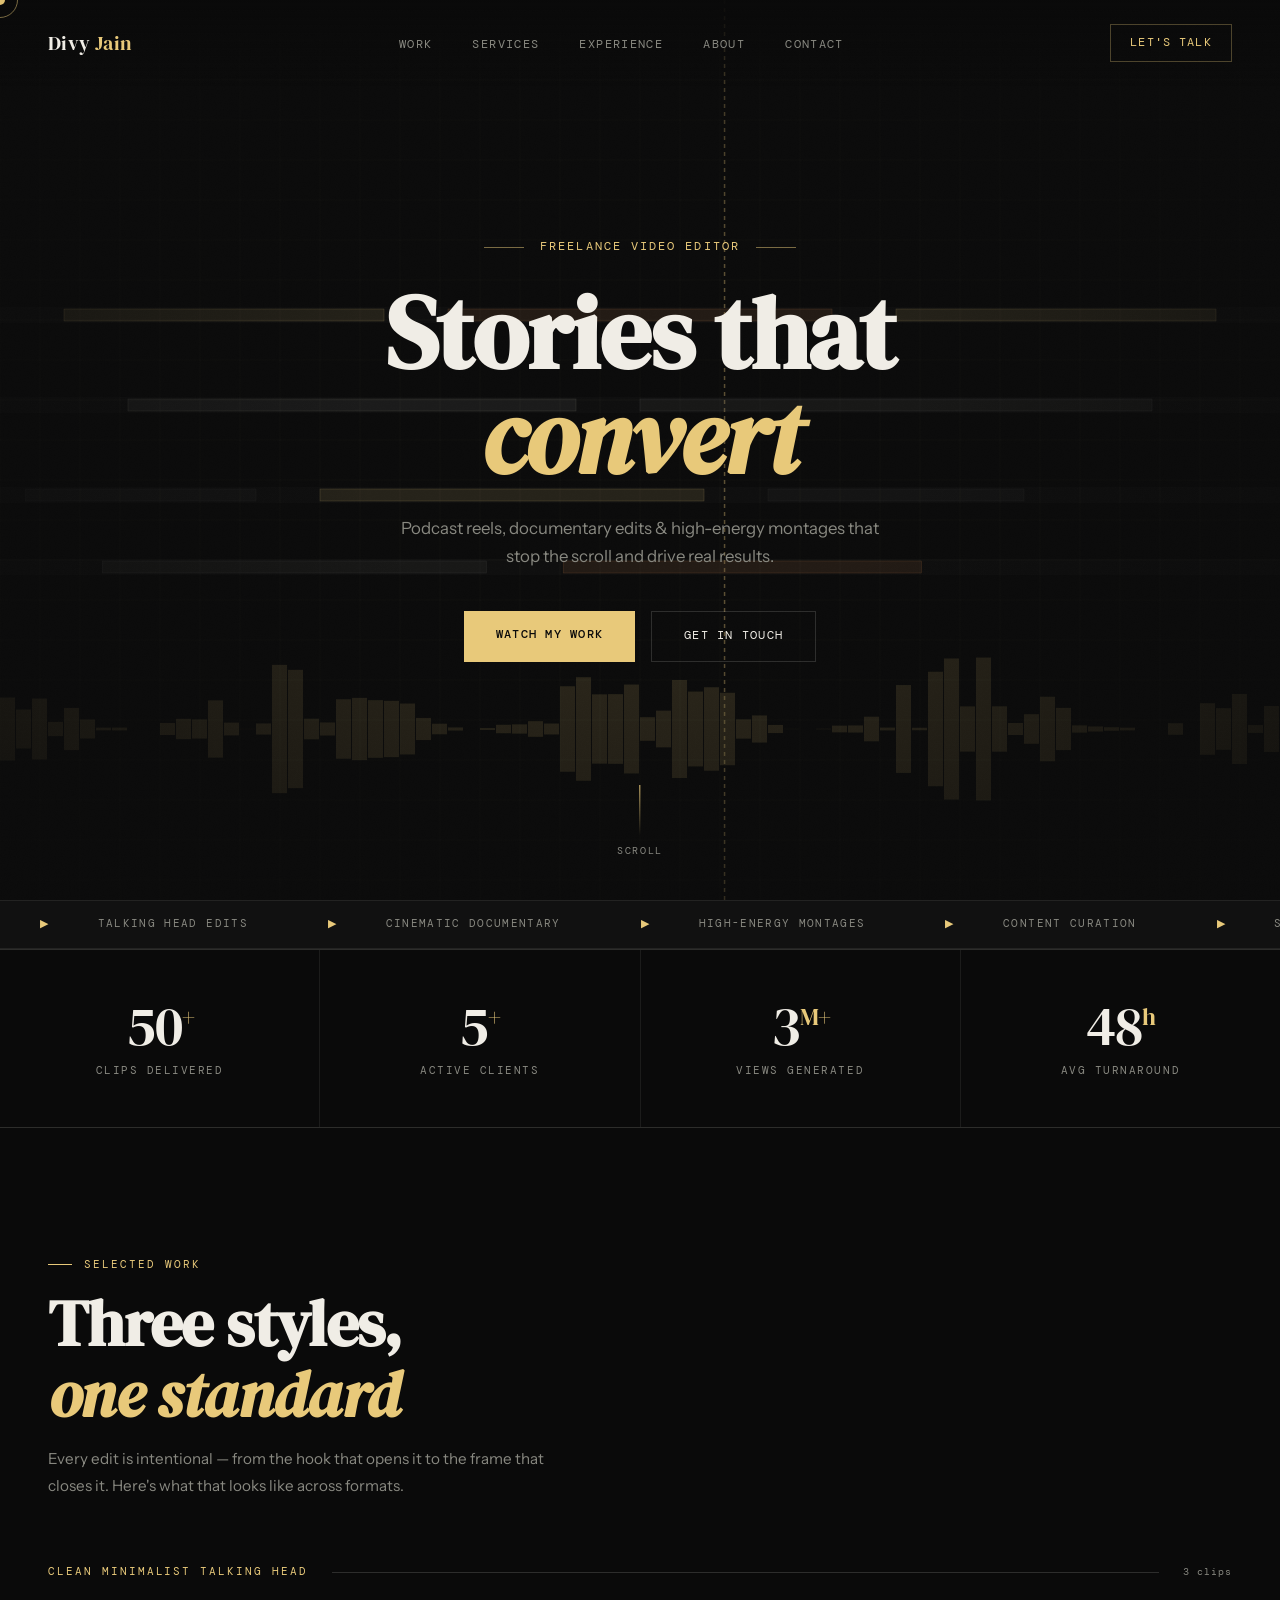
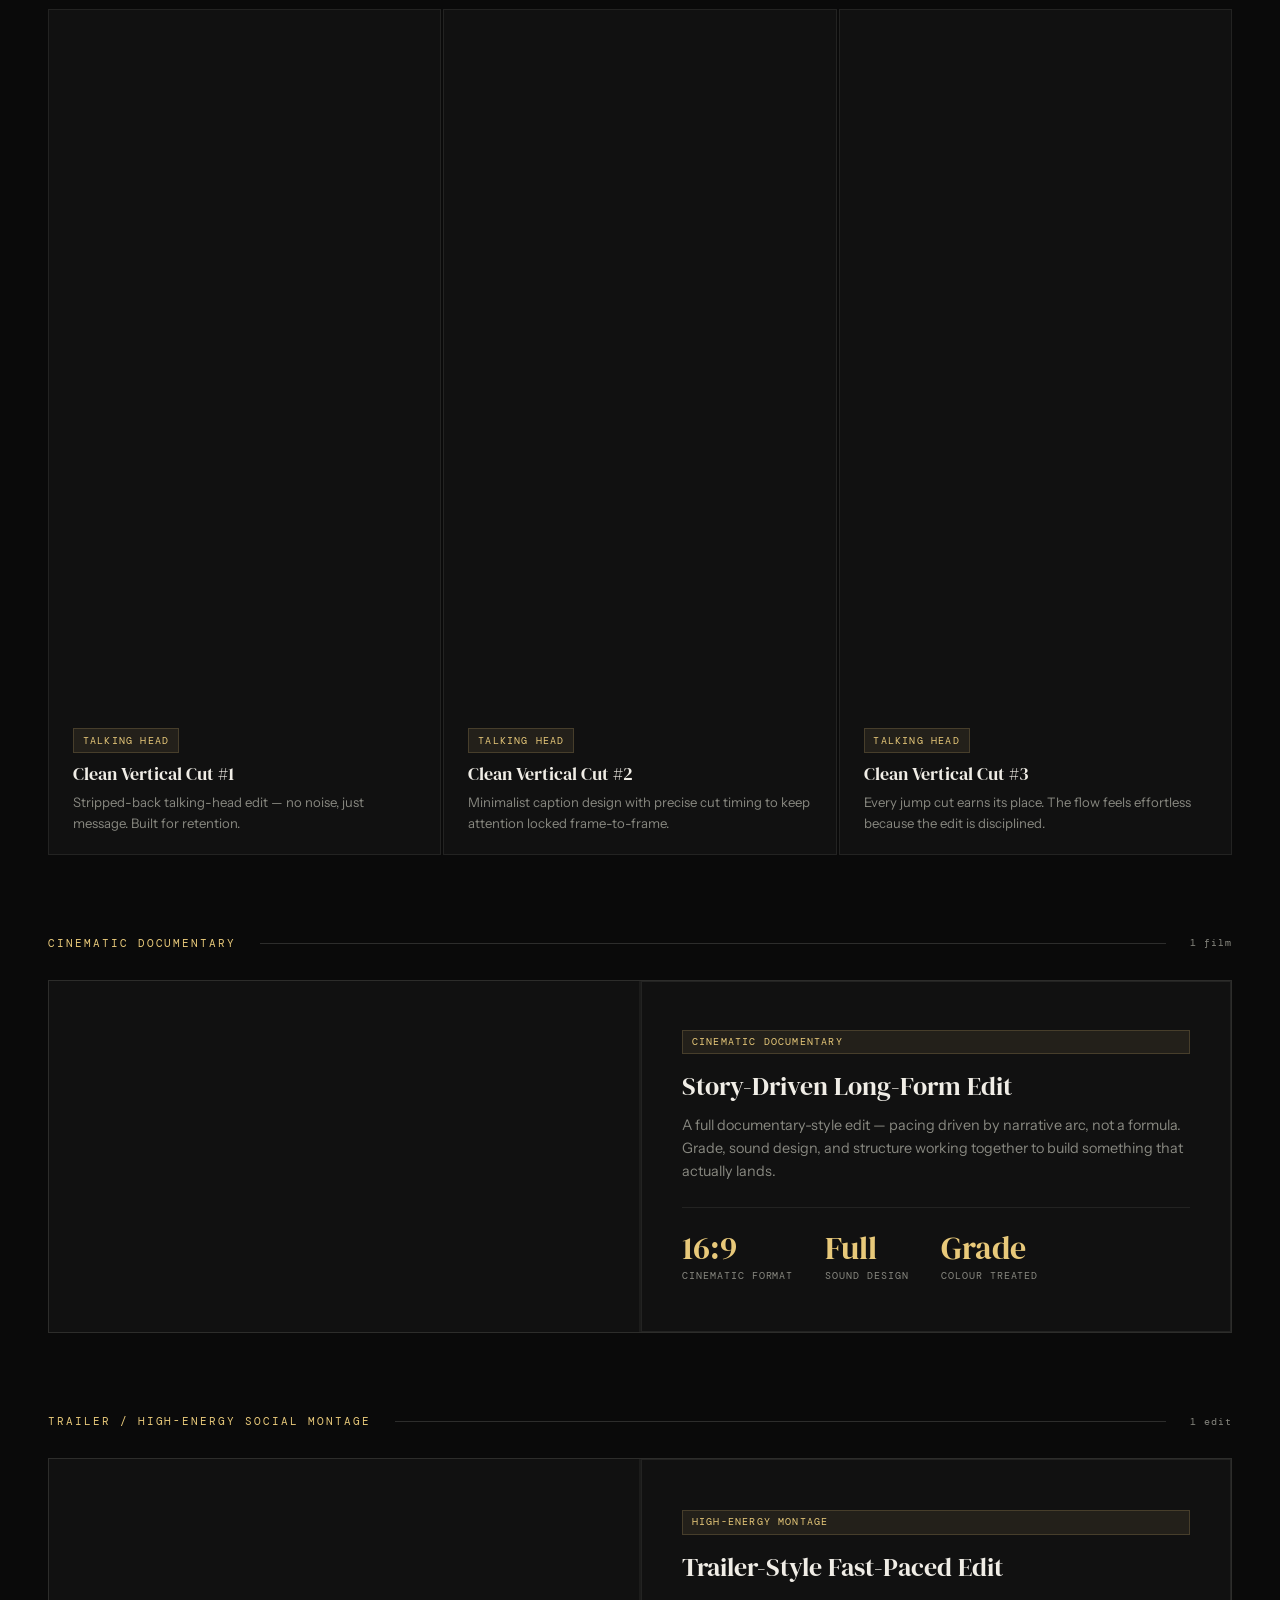
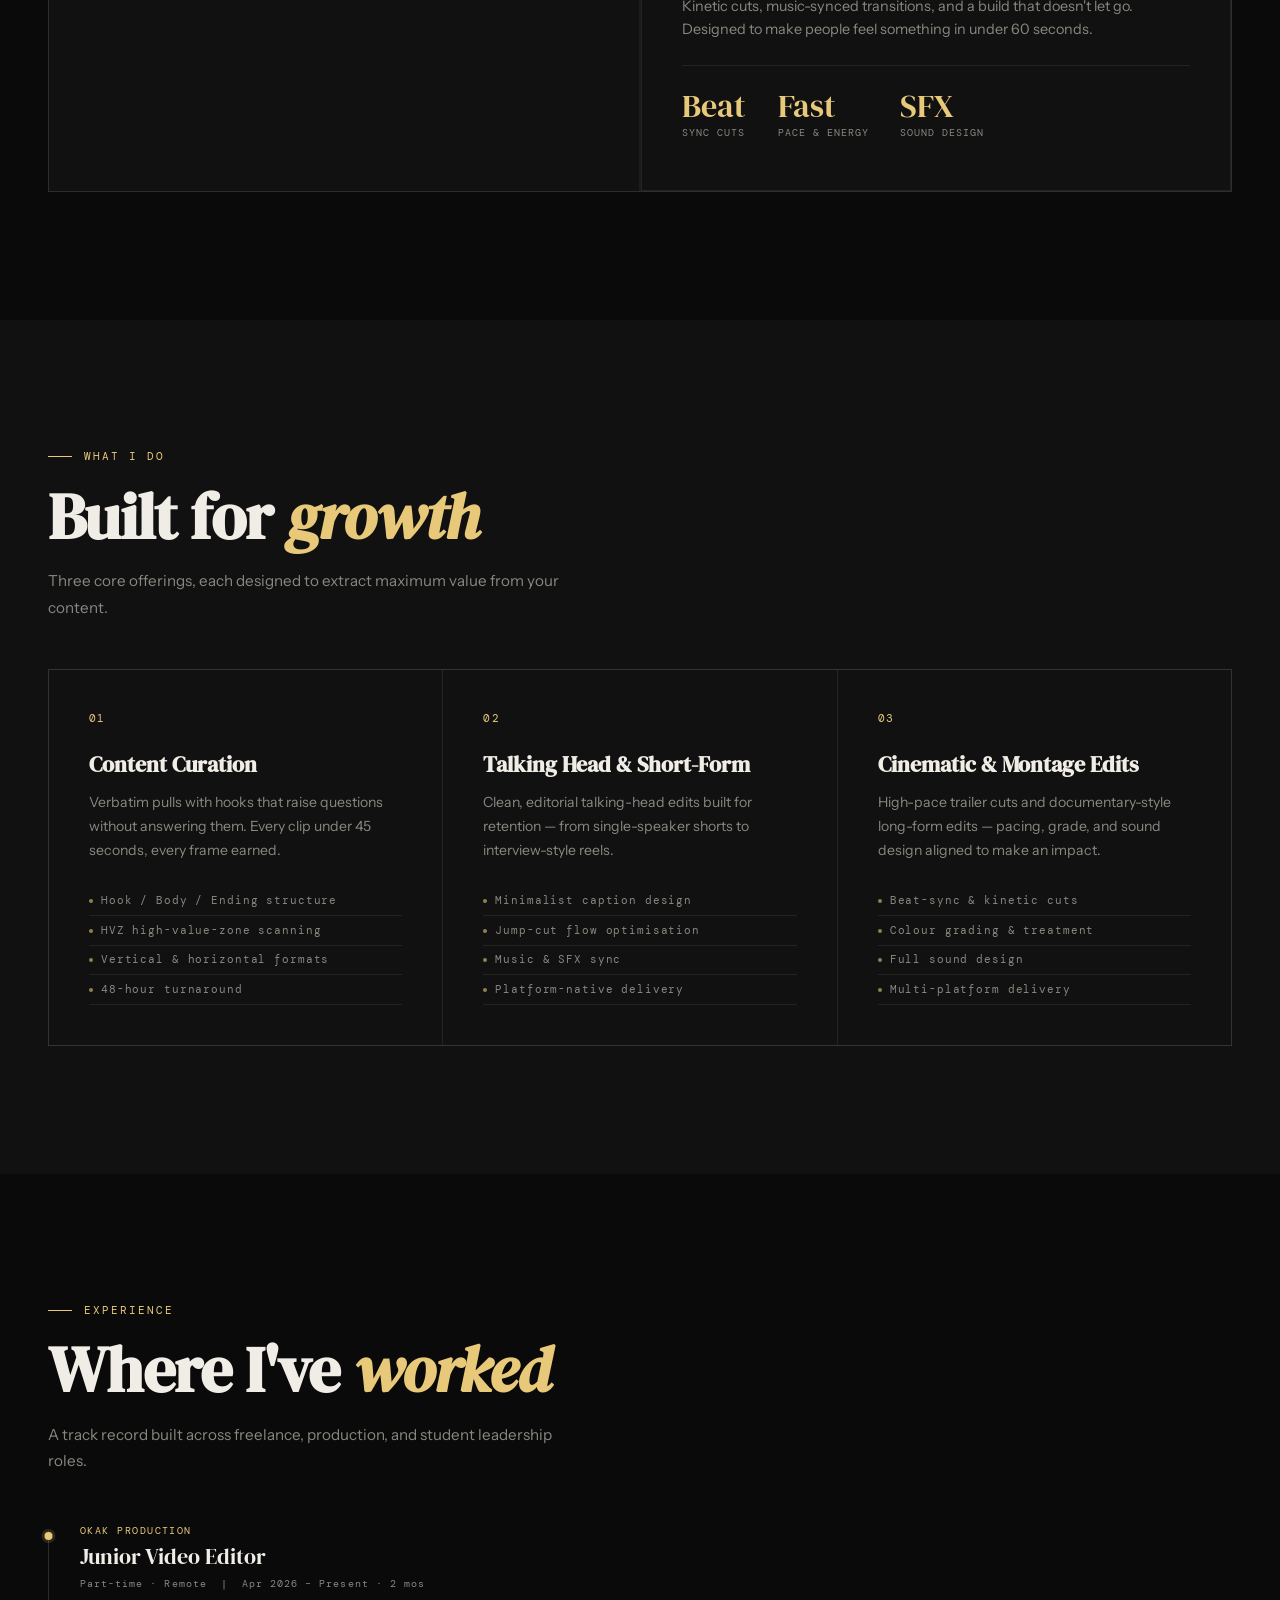
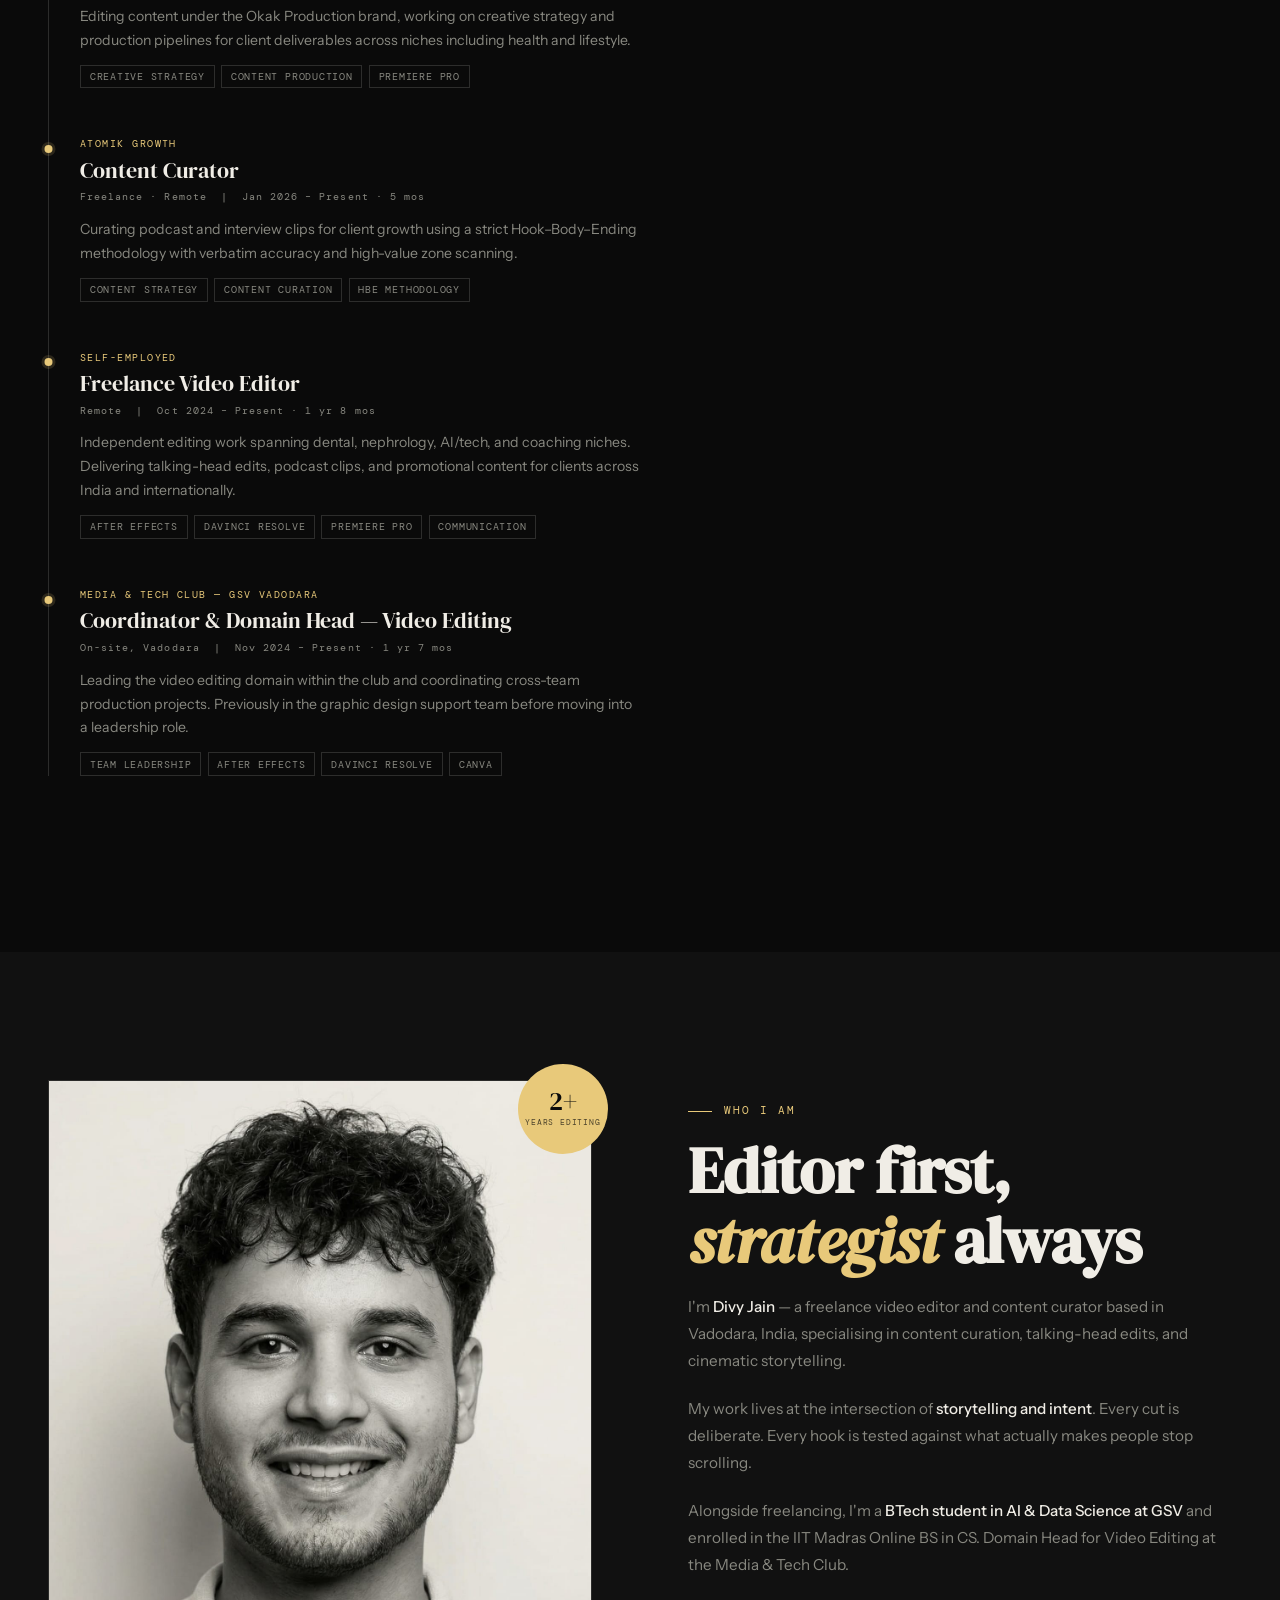
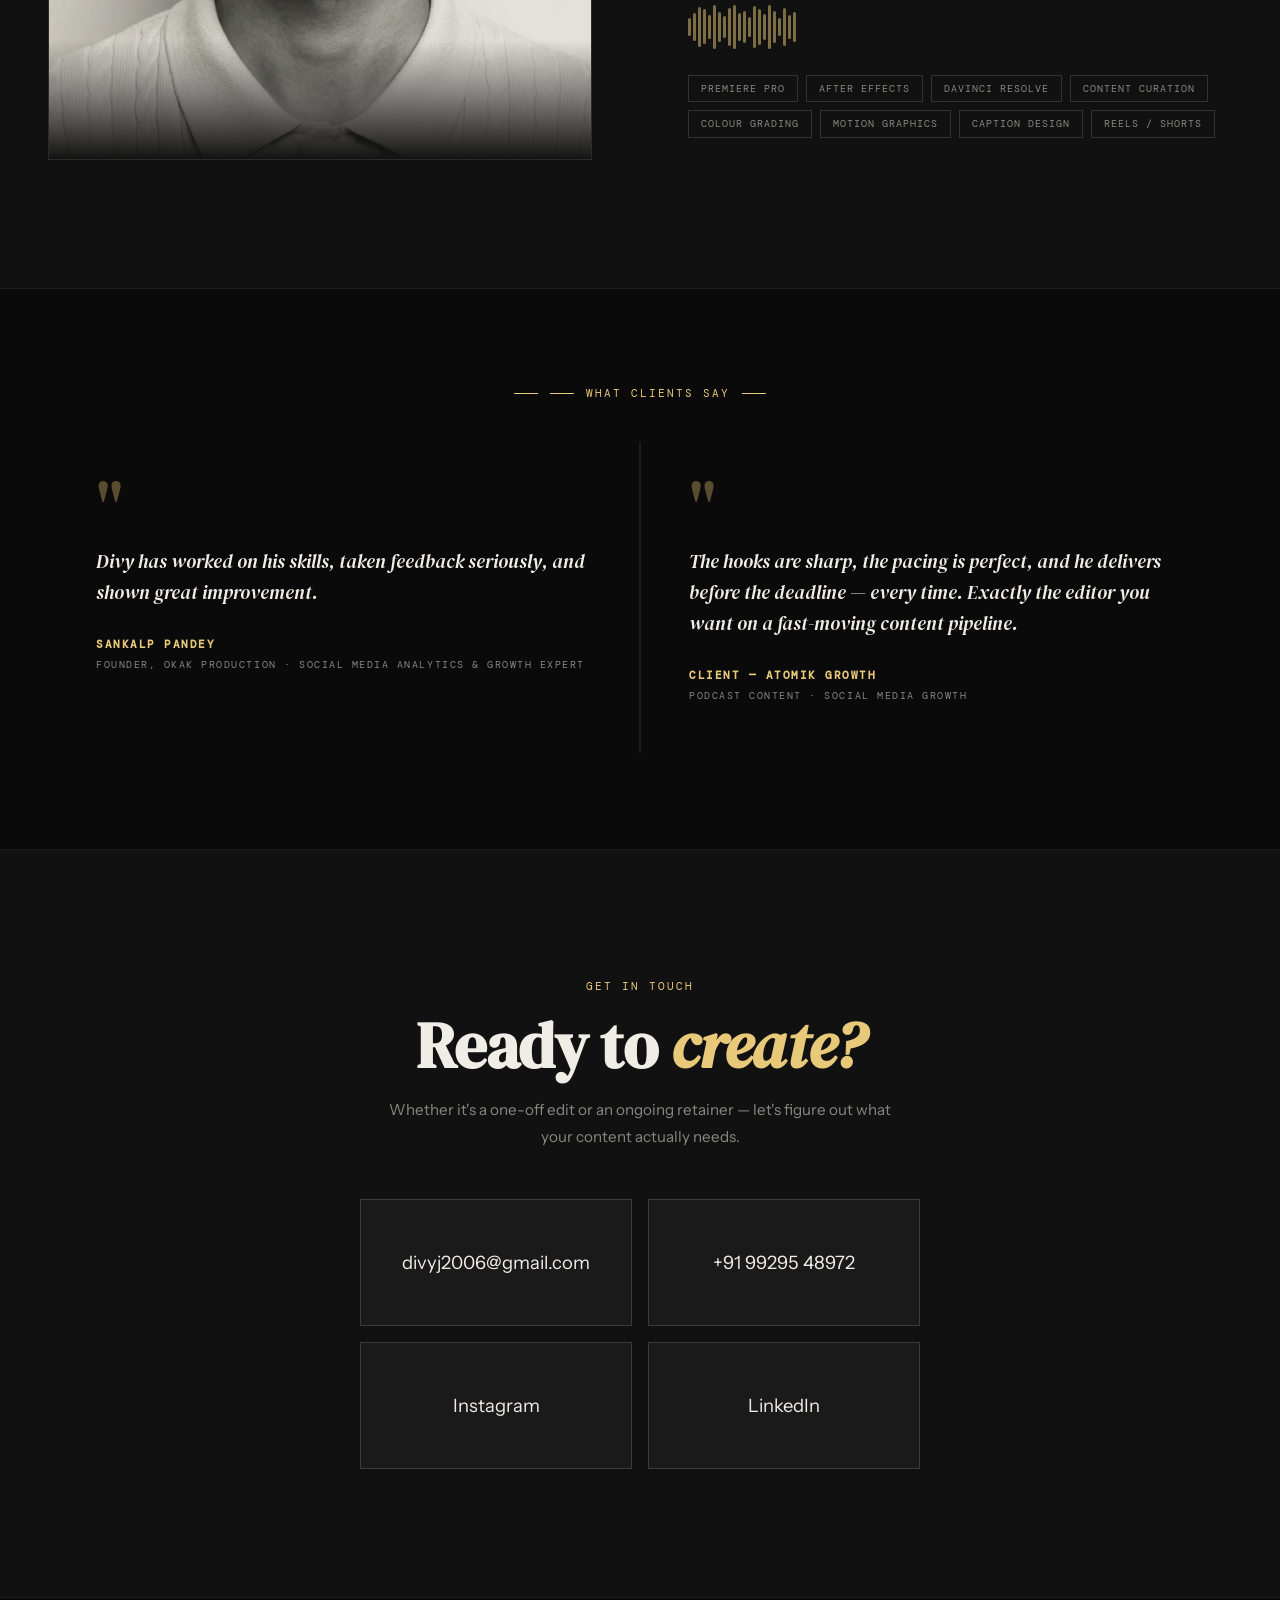
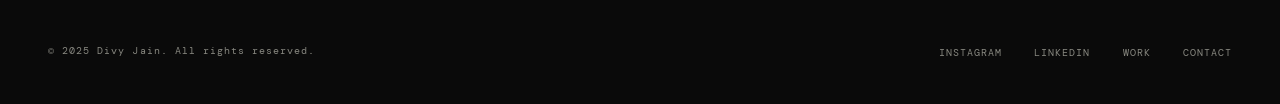
<file: portfolio_old.html>
<!DOCTYPE html>
<html lang="en">

<head>
  <meta charset="UTF-8" />
  <meta name="viewport" content="width=device-width, initial-scale=1.0" />
  <title>Divy Jain — Video Editor</title>
  <link rel="preconnect" href="https://fonts.googleapis.com" />
  <link rel="preconnect" href="https://fonts.gstatic.com" crossorigin />
  <link
    href="https://fonts.googleapis.com/css2?family=DM+Serif+Display:ital@0;1&family=DM+Mono:wght@300;400;500&family=Instrument+Sans:ital,wght@0,400;0,500;0,600;1,400&display=swap"
    rel="stylesheet" />
  <style>
    *,
    *::before,
    *::after {
      box-sizing: border-box;
      margin: 0;
      padding: 0
    }

    :root {
      --c-bg: #0a0a0a;
      --c-bg2: #111111;
      --c-bg3: #1a1a1a;
      --c-text: #f0ede6;
      --c-muted: #888880;
      --c-accent: #e8c97a;
      --c-accent2: #c8824a;
      --c-line: rgba(240, 237, 230, 0.08);
      --c-line2: rgba(240, 237, 230, 0.15);
      --serif: 'DM Serif Display', serif;
      --sans: 'Instrument Sans', sans-serif;
      --mono: 'DM Mono', monospace;
      --ease: cubic-bezier(0.25, 0.46, 0.45, 0.94);
    }

    html {
      scroll-behavior: smooth;
      cursor: none
    }

    body {
      background: var(--c-bg);
      color: var(--c-text);
      font-family: var(--sans);
      font-size: 16px;
      line-height: 1.6;
      overflow-x: hidden;
    }

    /* Cursor */
    .cursor {
      position: fixed;
      width: 10px;
      height: 10px;
      background: var(--c-accent);
      border-radius: 50%;
      pointer-events: none;
      z-index: 9999;
      transform: translate(-50%, -50%);
      transition: width 0.2s, height 0.2s;
      mix-blend-mode: difference;
    }

    .cursor-ring {
      position: fixed;
      width: 36px;
      height: 36px;
      border: 1px solid rgba(232, 201, 122, 0.5);
      border-radius: 50%;
      pointer-events: none;
      z-index: 9998;
      transform: translate(-50%, -50%);
      transition: width 0.35s var(--ease), height 0.35s var(--ease);
    }

    .cursor.expand {
      width: 20px;
      height: 20px;
    }

    .cursor-ring.expand {
      width: 60px;
      height: 60px;
    }

    /* NAV */
    nav {
      position: fixed;
      top: 0;
      left: 0;
      right: 0;
      z-index: 100;
      padding: 1.5rem 3rem;
      display: flex;
      align-items: center;
      justify-content: space-between;
      background: linear-gradient(to bottom, rgba(10, 10, 10, 0.95) 0%, transparent 100%);
    }

    .nav-logo {
      font-family: var(--serif);
      font-size: 1.25rem;
      color: var(--c-text);
      text-decoration: none;
      letter-spacing: 0.02em;
    }

    .nav-logo span {
      color: var(--c-accent);
    }

    .nav-links {
      display: flex;
      gap: 2.5rem;
      list-style: none;
    }

    .nav-links a {
      font-family: var(--mono);
      font-size: 0.72rem;
      color: var(--c-muted);
      text-decoration: none;
      letter-spacing: 0.12em;
      text-transform: uppercase;
      transition: color 0.2s;
    }

    .nav-links a:hover {
      color: var(--c-text);
    }

    .nav-cta {
      font-family: var(--mono);
      font-size: 0.72rem;
      letter-spacing: 0.1em;
      text-transform: uppercase;
      color: var(--c-accent);
      border: 1px solid rgba(232, 201, 122, 0.3);
      padding: 0.55rem 1.2rem;
      text-decoration: none;
      transition: background 0.2s, color 0.2s;
    }

    .nav-cta:hover {
      background: var(--c-accent);
      color: #0a0a0a;
    }

    /* HERO */
    .hero {
      position: relative;
      min-height: 100vh;
      display: flex;
      align-items: center;
      justify-content: center;
      overflow: hidden;
    }

    .hero-bg {
      position: absolute;
      inset: 0;
      background: #0a0a0a;
      overflow: hidden;
    }

    .hero-canvas {
      position: absolute;
      inset: 0;
      width: 100%;
      height: 100%;
      opacity: 0.6;
    }

    .hero-vignette {
      position: absolute;
      inset: 0;
      background: radial-gradient(ellipse at center, transparent 30%, rgba(10, 10, 10, 0.85) 100%);
    }

    .hero-noise {
      position: absolute;
      inset: 0;
      background-image: url("data:image/svg+xml,%3Csvg xmlns='http://www.w3.org/2000/svg' width='300' height='300'%3E%3Cfilter id='noise'%3E%3CfeTurbulence type='fractalNoise' baseFrequency='0.85' numOctaves='4' stitchTiles='stitch'/%3E%3CfeColorMatrix type='saturate' values='0'/%3E%3C/filter%3E%3Crect width='100%25' height='100%25' filter='url(%23noise)' opacity='0.04'/%3E%3C/svg%3E");
      opacity: 0.4;
      pointer-events: none;
    }

    .hero-content {
      position: relative;
      z-index: 2;
      text-align: center;
      padding: 0 2rem;
      max-width: 900px;
    }

    .hero-eyebrow {
      font-family: var(--mono);
      font-size: 0.72rem;
      letter-spacing: 0.18em;
      text-transform: uppercase;
      color: var(--c-accent);
      margin-bottom: 1.5rem;
      display: flex;
      align-items: center;
      justify-content: center;
      gap: 1rem;
    }

    .hero-eyebrow::before,
    .hero-eyebrow::after {
      content: '';
      display: block;
      width: 40px;
      height: 1px;
      background: var(--c-accent);
      opacity: 0.5;
    }

    .hero-title {
      font-family: var(--serif);
      font-size: clamp(3.5rem, 8vw, 7rem);
      line-height: 1.02;
      letter-spacing: -0.01em;
      margin-bottom: 1.5rem;
      color: var(--c-text);
    }

    .hero-title em {
      font-style: italic;
      color: var(--c-accent);
      display: block;
    }

    .hero-sub {
      font-family: var(--sans);
      font-size: 1.05rem;
      color: var(--c-muted);
      max-width: 480px;
      margin: 0 auto 2.5rem;
      line-height: 1.7;
    }

    .hero-ctas {
      display: flex;
      gap: 1rem;
      justify-content: center;
      flex-wrap: wrap;
    }

    .btn-primary {
      font-family: var(--mono);
      font-size: 0.78rem;
      letter-spacing: 0.1em;
      text-transform: uppercase;
      background: var(--c-accent);
      color: #0a0a0a;
      padding: 0.9rem 2rem;
      text-decoration: none;
      font-weight: 500;
      transition: transform 0.2s, box-shadow 0.2s;
      display: inline-block;
    }

    .btn-primary:hover {
      transform: translateY(-2px);
      box-shadow: 0 8px 24px rgba(232, 201, 122, 0.25);
    }

    .btn-secondary {
      font-family: var(--mono);
      font-size: 0.78rem;
      letter-spacing: 0.1em;
      text-transform: uppercase;
      border: 1px solid var(--c-line2);
      color: var(--c-text);
      padding: 0.9rem 2rem;
      text-decoration: none;
      transition: border-color 0.2s, background 0.2s;
      display: inline-block;
    }

    .btn-secondary:hover {
      border-color: var(--c-muted);
      background: rgba(255, 255, 255, 0.03);
    }

    .hero-scroll {
      position: absolute;
      bottom: 2.5rem;
      left: 50%;
      transform: translateX(-50%);
      display: flex;
      flex-direction: column;
      align-items: center;
      gap: 0.5rem;
      font-family: var(--mono);
      font-size: 0.65rem;
      letter-spacing: 0.15em;
      text-transform: uppercase;
      color: var(--c-muted);
      z-index: 2;
      animation: scrollpulse 2s ease-in-out infinite;
    }

    .hero-scroll-line {
      width: 1px;
      height: 50px;
      background: linear-gradient(to bottom, var(--c-accent), transparent);
    }

    @keyframes scrollpulse {

      0%,
      100% {
        opacity: 0.4;
        transform: translateX(-50%) translateY(0);
      }

      50% {
        opacity: 1;
        transform: translateX(-50%) translateY(6px);
      }
    }

    /* TICKER */
    .ticker-wrap {
      border-top: 1px solid var(--c-line);
      border-bottom: 1px solid var(--c-line);
      background: var(--c-bg2);
      padding: 0.9rem 0;
      overflow: hidden;
    }

    .ticker {
      display: flex;
      animation: tick 30s linear infinite;
      width: max-content;
    }

    .ticker-item {
      font-family: var(--mono);
      font-size: 0.7rem;
      letter-spacing: 0.12em;
      text-transform: uppercase;
      color: var(--c-muted);
      padding: 0 2.5rem;
      white-space: nowrap;
    }

    .ticker-item span {
      color: var(--c-accent);
      margin-right: 2.5rem;
    }

    @keyframes tick {
      0% {
        transform: translateX(0);
      }

      100% {
        transform: translateX(-50%);
      }
    }

    /* STATS */
    .stats {
      display: grid;
      grid-template-columns: repeat(4, 1fr);
      gap: 1px;
      background: var(--c-line);
      border-top: 1px solid var(--c-line);
      border-bottom: 1px solid var(--c-line);
    }

    .stat-item {
      background: var(--c-bg);
      padding: 3rem 2rem;
      text-align: center;
    }

    .stat-num {
      font-family: var(--serif);
      font-size: 3.5rem;
      color: var(--c-text);
      line-height: 1;
      margin-bottom: 0.5rem;
      letter-spacing: -0.02em;
    }

    .stat-num sup {
      font-size: 1.5rem;
      color: var(--c-accent);
    }

    .stat-label {
      font-family: var(--mono);
      font-size: 0.68rem;
      letter-spacing: 0.14em;
      text-transform: uppercase;
      color: var(--c-muted);
    }

    /* SHARED SECTION */
    section {
      padding: 8rem 3rem;
    }

    .section-tag {
      font-family: var(--mono);
      font-size: 0.68rem;
      letter-spacing: 0.18em;
      text-transform: uppercase;
      color: var(--c-accent);
      margin-bottom: 1rem;
      display: flex;
      align-items: center;
      gap: 0.75rem;
    }

    .section-tag::before {
      content: '';
      display: block;
      width: 24px;
      height: 1px;
      background: var(--c-accent);
    }

    .section-title {
      font-family: var(--serif);
      font-size: clamp(2.5rem, 5vw, 4rem);
      line-height: 1.1;
      letter-spacing: -0.01em;
      margin-bottom: 1rem;
      max-width: 600px;
    }

    .section-title em {
      font-style: italic;
      color: var(--c-accent);
    }

    .section-sub {
      color: var(--c-muted);
      max-width: 520px;
      font-size: 0.95rem;
      line-height: 1.75;
      margin-bottom: 3rem;
    }

    /* ─── WORK SECTION ─── */
    #work {
      background: var(--c-bg);
    }

    /* Category label */
    .cat-header {
      display: flex;
      align-items: center;
      gap: 1.5rem;
      margin: 4rem 0 1.75rem;
    }

    .cat-label {
      font-family: var(--mono);
      font-size: 0.68rem;
      letter-spacing: 0.18em;
      text-transform: uppercase;
      color: var(--c-accent);
      white-space: nowrap;
    }

    .cat-rule {
      flex: 1;
      height: 1px;
      background: var(--c-line2);
    }

    .cat-count {
      font-family: var(--mono);
      font-size: 0.62rem;
      letter-spacing: 0.1em;
      color: var(--c-muted);
    }

    /* Talking-head grid: 3 vertical (9:16) cards in a row */
    .th-grid {
      display: grid;
      grid-template-columns: repeat(3, 1fr);
      gap: 2px;
    }

    /* Single wide card (cinematic / high-energy) */
    .wide-card {
      display: grid;
      grid-template-columns: 1fr 1fr;
      gap: 2px;
      border: 1px solid var(--c-line);
      background: var(--c-line);
    }

    /* Shared video card shell */
    .vid-card {
      background: var(--c-bg2);
      border: 1px solid var(--c-line);
      overflow: hidden;
      cursor: pointer;
      transition: border-color 0.3s;
    }

    .vid-card:hover {
      border-color: rgba(232, 201, 122, 0.3);
    }

    /* Aspect ratio wrappers */
    .ar-916 {
      position: relative;
      padding-top: 177.78%;
    }

    /* 9:16 */
    .ar-169 {
      position: relative;
      padding-top: 56.25%;
    }

    /* 16:9 */

    .ar-916 iframe,
    .ar-169 iframe {
      position: absolute;
      top: 0;
      left: 0;
      width: 100%;
      height: 100%;
      border: none;
    }

    /* Card info bar */
    .vid-info {
      padding: 1.25rem 1.5rem;
    }

    .vid-type {
      font-family: var(--mono);
      font-size: 0.62rem;
      letter-spacing: 0.12em;
      text-transform: uppercase;
      color: var(--c-accent);
      background: rgba(232, 201, 122, 0.08);
      border: 1px solid rgba(232, 201, 122, 0.18);
      display: inline-block;
      padding: 0.2rem 0.55rem;
      margin-bottom: 0.6rem;
    }

    .vid-title {
      font-family: var(--serif);
      font-size: 1.15rem;
      color: var(--c-text);
      line-height: 1.25;
      margin-bottom: 0.4rem;
    }

    .vid-desc {
      font-size: 0.82rem;
      color: var(--c-muted);
      line-height: 1.6;
    }

    /* Wide card: left = video, right = info panel */
    .wide-info-panel {
      background: var(--c-bg2);
      padding: 3rem 2.5rem;
      display: flex;
      flex-direction: column;
      justify-content: center;
      border: 1px solid var(--c-line);
    }

    .wide-info-panel .vid-type {
      margin-bottom: 1rem;
    }

    .wide-info-panel .vid-title {
      font-size: 1.6rem;
      margin-bottom: 0.75rem;
    }

    .wide-info-panel .vid-desc {
      font-size: 0.9rem;
      margin-bottom: 1.5rem;
    }

    .wide-result {
      display: flex;
      gap: 2rem;
      padding-top: 1.5rem;
      border-top: 1px solid var(--c-line);
    }

    .wr-num {
      font-family: var(--serif);
      font-size: 2rem;
      color: var(--c-accent);
      line-height: 1;
    }

    .wr-lbl {
      font-family: var(--mono);
      font-size: 0.6rem;
      letter-spacing: 0.1em;
      text-transform: uppercase;
      color: var(--c-muted);
      margin-top: 0.2rem;
    }

    /* ─── SERVICES ─── */
    #services {
      background: var(--c-bg2);
    }

    .services-grid {
      display: grid;
      grid-template-columns: repeat(3, 1fr);
      gap: 1px;
      background: var(--c-line);
      border: 1px solid var(--c-line);
      margin-top: 1.5rem;
    }

    .service-card {
      background: var(--c-bg2);
      padding: 2.5rem;
      transition: background 0.3s;
    }

    .service-card:hover {
      background: var(--c-bg3);
    }

    .svc-num {
      font-family: var(--mono);
      font-size: 0.7rem;
      letter-spacing: 0.12em;
      color: var(--c-accent);
      margin-bottom: 1.5rem;
    }

    .svc-title {
      font-family: var(--serif);
      font-size: 1.4rem;
      color: var(--c-text);
      margin-bottom: 0.75rem;
      line-height: 1.2;
    }

    .svc-desc {
      font-size: 0.88rem;
      color: var(--c-muted);
      line-height: 1.7;
      margin-bottom: 1.5rem;
    }

    .svc-list {
      list-style: none;
      padding: 0;
    }

    .svc-list li {
      font-family: var(--mono);
      font-size: 0.68rem;
      letter-spacing: 0.08em;
      color: var(--c-muted);
      padding: 0.35rem 0;
      border-bottom: 1px solid var(--c-line);
      display: flex;
      align-items: center;
      gap: 0.5rem;
    }

    .svc-list li::before {
      content: '';
      width: 4px;
      height: 4px;
      background: var(--c-accent);
      border-radius: 50%;
      opacity: 0.6;
      flex-shrink: 0;
    }

    /* ─── EXPERIENCE ─── */
    #experience {
      background: var(--c-bg);
    }

    .exp-timeline {
      margin-top: 2rem;
      position: relative;
      padding-left: 2rem;
    }

    .exp-timeline::before {
      content: '';
      position: absolute;
      left: 0;
      top: 0.5rem;
      bottom: 0;
      width: 1px;
      background: var(--c-line2);
    }

    .exp-item {
      position: relative;
      margin-bottom: 3rem;
    }

    .exp-item::before {
      content: '';
      position: absolute;
      left: -2rem;
      top: 0.55rem;
      width: 8px;
      height: 8px;
      border-radius: 50%;
      background: var(--c-accent);
      transform: translateX(-3.5px);
      box-shadow: 0 0 0 3px rgba(232, 201, 122, 0.15);
    }

    .exp-company {
      font-family: var(--mono);
      font-size: 0.65rem;
      letter-spacing: 0.14em;
      text-transform: uppercase;
      color: var(--c-accent);
      margin-bottom: 0.3rem;
    }

    .exp-role {
      font-family: var(--serif);
      font-size: 1.4rem;
      color: var(--c-text);
      margin-bottom: 0.3rem;
      line-height: 1.2;
    }

    .exp-meta {
      font-family: var(--mono);
      font-size: 0.65rem;
      letter-spacing: 0.1em;
      color: var(--c-muted);
      margin-bottom: 0.75rem;
    }

    .exp-desc {
      font-size: 0.88rem;
      color: var(--c-muted);
      line-height: 1.7;
      max-width: 560px;
    }

    .exp-skills {
      display: flex;
      flex-wrap: wrap;
      gap: 0.4rem;
      margin-top: 0.75rem;
    }

    .exp-skill {
      font-family: var(--mono);
      font-size: 0.6rem;
      letter-spacing: 0.08em;
      text-transform: uppercase;
      border: 1px solid var(--c-line2);
      color: var(--c-muted);
      padding: 0.2rem 0.55rem;
    }

    /* ─── ABOUT ─── */
    #about {
      background: var(--c-bg2);
    }

    .about-grid {
      display: grid;
      grid-template-columns: 1fr 1fr;
      gap: 6rem;
      align-items: center;
    }

    .about-frame {
      aspect-ratio: 4/5;
      background: var(--c-bg3);
      border: 1px solid var(--c-line);
      position: relative;
      overflow: hidden;
    }

    .about-frame canvas {
      width: 100%;
      height: 100%;
      display: block;
    }

    .about-frame-accent {
      position: absolute;
      bottom: -1px;
      left: -1px;
      right: -1px;
      height: 120px;
      background: linear-gradient(to top, var(--c-bg2) 0%, transparent 100%);
    }

    .about-badge {
      position: absolute;
      top: -1rem;
      right: -1rem;
      width: 90px;
      height: 90px;
      border-radius: 50%;
      background: var(--c-accent);
      display: flex;
      flex-direction: column;
      align-items: center;
      justify-content: center;
      text-align: center;
    }

    .about-badge-num {
      font-family: var(--serif);
      font-size: 1.6rem;
      color: #0a0a0a;
      line-height: 1;
    }

    .about-badge-text {
      font-family: var(--mono);
      font-size: 0.5rem;
      letter-spacing: 0.1em;
      text-transform: uppercase;
      color: rgba(10, 10, 10, 0.7);
      margin-top: 2px;
    }

    .about-text {
      color: var(--c-muted);
      line-height: 1.8;
      margin-bottom: 1.25rem;
      font-size: 0.95rem;
    }

    .about-text strong {
      color: var(--c-text);
      font-weight: 500;
    }

    .waveform {
      display: flex;
      align-items: center;
      gap: 2px;
      height: 32px;
      margin: 2rem 0;
    }

    .wave-bar {
      width: 3px;
      background: var(--c-accent);
      border-radius: 2px;
      opacity: 0.5;
      animation: waveanim 1.2s ease-in-out infinite;
    }

    @keyframes waveanim {

      0%,
      100% {
        transform: scaleY(0.3);
      }

      50% {
        transform: scaleY(1);
      }
    }

    .skills-wrap {
      display: flex;
      flex-wrap: wrap;
      gap: 0.5rem;
      margin-top: 1.5rem;
    }

    .skill-tag {
      font-family: var(--mono);
      font-size: 0.62rem;
      letter-spacing: 0.1em;
      text-transform: uppercase;
      border: 1px solid var(--c-line2);
      color: var(--c-muted);
      padding: 0.3rem 0.75rem;
      transition: border-color 0.2s, color 0.2s;
    }

    .skill-tag:hover {
      border-color: var(--c-accent);
      color: var(--c-accent);
    }

    /* ─── TESTIMONIAL ─── */
    .testimonial-section {
      background: var(--c-bg);
      padding: 6rem 3rem;
      border-top: 1px solid var(--c-line);
      border-bottom: 1px solid var(--c-line);
    }

    .testimonials-wrap {
      display: grid;
      grid-template-columns: 1fr 1fr;
      gap: 2px;
      background: var(--c-line);
    }

    .testimonial-card {
      background: var(--c-bg);
      padding: 3rem;
    }

    .quote-mark {
      font-family: var(--serif);
      font-size: 4rem;
      color: var(--c-accent);
      line-height: 0.5;
      margin-bottom: 1.5rem;
      opacity: 0.35;
      display: block;
    }

    .quote-text {
      font-family: var(--serif);
      font-size: 1.2rem;
      font-style: italic;
      color: var(--c-text);
      line-height: 1.6;
      margin-bottom: 1.75rem;
    }

    .quote-attr {
      font-family: var(--mono);
      font-size: 0.68rem;
      letter-spacing: 0.14em;
      text-transform: uppercase;
      color: var(--c-muted);
    }

    .quote-attr strong {
      color: var(--c-accent);
      display: block;
      margin-bottom: 0.2rem;
    }

    .quote-attr span {
      font-size: 0.6rem;
      color: var(--c-muted);
    }

    /* ─── CONTACT ─── */
    #contact {
      background: var(--c-bg2);
      text-align: center;
    }

    #contact .section-tag {
      justify-content: center;
    }

    #contact .section-tag::before {
      display: none;
    }

    .contact-inner {
      max-width: 560px;
      margin: 0 auto;
    }

    #contact .section-title {
      max-width: none;
    }

    #contact .section-sub {
      margin: 0 auto 2.5rem;
    }

    .contact-socials {
      display: grid;
      grid-template-columns: 1fr 1fr;
      gap: 1rem;
      margin-top: 3rem;
    }

    .contact-socials a {
      display: flex;
      align-items: center;
      justify-content: center;
      font-family: var(--sans);
      font-size: 1.15rem;
      color: var(--c-text);
      text-decoration: none;
      background: var(--c-bg3);
      border: 1px solid var(--c-line2);
      padding: 3rem 1.5rem;
      transition: border-color 0.3s, background 0.3s, color 0.3s;
    }

    .contact-socials a:hover {
      border-color: var(--c-accent);
      background: rgba(232, 201, 122, 0.05);
      color: var(--c-accent);
    }

    @media(max-width:600px) {
      .contact-socials {
        grid-template-columns: 1fr;
      }
    }

    /* ─── FOOTER ─── */
    footer {
      padding: 2.5rem 3rem;
      border-top: 1px solid var(--c-line);
      display: flex;
      align-items: center;
      justify-content: space-between;
    }

    .footer-copy {
      font-family: var(--mono);
      font-size: 0.65rem;
      letter-spacing: 0.1em;
      color: var(--c-muted);
    }

    .footer-links {
      display: flex;
      gap: 2rem;
      list-style: none;
    }

    .footer-links a {
      font-family: var(--mono);
      font-size: 0.65rem;
      letter-spacing: 0.1em;
      text-transform: uppercase;
      color: var(--c-muted);
      text-decoration: none;
      transition: color 0.2s;
    }

    .footer-links a:hover {
      color: var(--c-text);
    }

    /* Reveal */
    .reveal {
      opacity: 0;
      transform: translateY(28px);
      transition: opacity 0.8s var(--ease), transform 0.8s var(--ease);
    }

    .reveal.visible {
      opacity: 1;
      transform: translateY(0);
    }

    @media(max-width:900px) {
      nav {
        padding: 1.25rem 1.5rem;
      }

      .nav-links {
        display: none;
      }

      .stats {
        grid-template-columns: repeat(2, 1fr);
      }

      .th-grid {
        grid-template-columns: 1fr;
      }

      .wide-card {
        grid-template-columns: 1fr;
      }

      .services-grid {
        grid-template-columns: 1fr;
      }

      .about-grid {
        grid-template-columns: 1fr;
        gap: 3rem;
      }

      .testimonials-wrap {
        grid-template-columns: 1fr;
      }

      section {
        padding: 5rem 1.5rem;
      }

      footer {
        flex-direction: column;
        gap: 1rem;
        text-align: center;
      }

      .exp-timeline {
        padding-left: 1.5rem;
      }
    }
  </style>
</head>

<body>

  <div class="cursor" id="cursor"></div>
  <div class="cursor-ring" id="cursor-ring"></div>

  <!-- NAV -->
  <nav>
    <a href="#" class="nav-logo">Divy <span>Jain</span></a>
    <ul class="nav-links">
      <li><a href="#work">Work</a></li>
      <li><a href="#services">Services</a></li>
      <li><a href="#experience">Experience</a></li>
      <li><a href="#about">About</a></li>
      <li><a href="#contact">Contact</a></li>
    </ul>
    <a href="#contact" class="nav-cta">Let's Talk</a>
  </nav>

  <!-- HERO -->
  <section class="hero" id="home">
    <div class="hero-bg">
      <canvas class="hero-canvas" id="heroCanvas"></canvas>
      <div class="hero-vignette"></div>
      <div class="hero-noise"></div>
    </div>
    <div class="hero-content">
      <div class="hero-eyebrow">Freelance Video Editor</div>
      <h1 class="hero-title">
        Stories that<br>
        <em>convert</em>
      </h1>
      <p class="hero-sub">Podcast reels, documentary edits & high-energy montages that stop the scroll and drive real
        results.</p>
      <div class="hero-ctas">
        <a href="#work" class="btn-primary">Watch My Work</a>
        <a href="#contact" class="btn-secondary">Get in Touch</a>
      </div>
    </div>
    <div class="hero-scroll">
      <div class="hero-scroll-line"></div>
      Scroll
    </div>
  </section>

  <!-- TICKER -->
  <div class="ticker-wrap">
    <div class="ticker">
      <div class="ticker-item"><span>▶</span> Talking Head Edits</div>
      <div class="ticker-item"><span>▶</span> Cinematic Documentary</div>
      <div class="ticker-item"><span>▶</span> High-Energy Montages</div>
      <div class="ticker-item"><span>▶</span> Content Curation</div>
      <div class="ticker-item"><span>▶</span> Short-Form Reels</div>
      <div class="ticker-item"><span>▶</span> Motion Graphics</div>
      <div class="ticker-item"><span>▶</span> Brand Campaigns</div>
      <div class="ticker-item"><span>▶</span> Interview Edits</div>
      <div class="ticker-item"><span>▶</span> Talking Head Edits</div>
      <div class="ticker-item"><span>▶</span> Cinematic Documentary</div>
      <div class="ticker-item"><span>▶</span> High-Energy Montages</div>
      <div class="ticker-item"><span>▶</span> Content Curation</div>
      <div class="ticker-item"><span>▶</span> Short-Form Reels</div>
      <div class="ticker-item"><span>▶</span> Motion Graphics</div>
      <div class="ticker-item"><span>▶</span> Brand Campaigns</div>
      <div class="ticker-item"><span>▶</span> Interview Edits</div>
    </div>
  </div>

  <!-- STATS -->
  <div class="stats">
    <div class="stat-item reveal">
      <div class="stat-num">50<sup>+</sup></div>
      <div class="stat-label">Clips Delivered</div>
    </div>
    <div class="stat-item reveal">
      <div class="stat-num">5<sup>+</sup></div>
      <div class="stat-label">Active Clients</div>
    </div>
    <div class="stat-item reveal">
      <div class="stat-num">3<sup>M+</sup></div>
      <div class="stat-label">Views Generated</div>
    </div>
    <div class="stat-item reveal">
      <div class="stat-num">48<sup>h</sup></div>
      <div class="stat-label">Avg Turnaround</div>
    </div>
  </div>

  <!-- WORK -->
  <section id="work">
    <div class="section-tag">Selected Work</div>
    <h2 class="section-title">Three styles,<br><em>one standard</em></h2>
    <p class="section-sub">Every edit is intentional — from the hook that opens it to the frame that closes it. Here's
      what that looks like across formats.</p>

    <!-- ── CATEGORY 1: Talking Head ── -->
    <div class="cat-header reveal">
      <span class="cat-label">Clean Minimalist Talking Head</span>
      <div class="cat-rule"></div>
      <span class="cat-count">3 clips</span>
    </div>
    <div class="th-grid reveal">

      <div class="vid-card">
        <div class="ar-916">
          <iframe src="https://www.youtube.com/embed/j4-JMscE_EQ?autoplay=1&mute=1&loop=1&playlist=j4-JMscE_EQ"
            title="Talking Head Edit 1"
            allow="accelerometer; autoplay; clipboard-write; encrypted-media; gyroscope; picture-in-picture"
            allowfullscreen></iframe>
        </div>
        <div class="vid-info">
          <span class="vid-type">Talking Head</span>
          <div class="vid-title">Clean Vertical Cut #1</div>
          <div class="vid-desc">Stripped-back talking-head edit — no noise, just message. Built for retention.</div>
        </div>
      </div>

      <div class="vid-card">
        <div class="ar-916">
          <iframe src="https://www.youtube.com/embed/jjglTwuzQyw?autoplay=1&mute=1&loop=1&playlist=jjglTwuzQyw"
            title="Talking Head Edit 2"
            allow="accelerometer; autoplay; clipboard-write; encrypted-media; gyroscope; picture-in-picture"
            allowfullscreen></iframe>
        </div>
        <div class="vid-info">
          <span class="vid-type">Talking Head</span>
          <div class="vid-title">Clean Vertical Cut #2</div>
          <div class="vid-desc">Minimalist caption design with precise cut timing to keep attention locked
            frame-to-frame.</div>
        </div>
      </div>

      <div class="vid-card">
        <div class="ar-916">
          <iframe src="https://www.youtube.com/embed/oAV8ywsTkBY?autoplay=1&mute=1&loop=1&playlist=oAV8ywsTkBY"
            title="Talking Head Edit 3"
            allow="accelerometer; autoplay; clipboard-write; encrypted-media; gyroscope; picture-in-picture"
            allowfullscreen></iframe>
        </div>
        <div class="vid-info">
          <span class="vid-type">Talking Head</span>
          <div class="vid-title">Clean Vertical Cut #3</div>
          <div class="vid-desc">Every jump cut earns its place. The flow feels effortless because the edit is
            disciplined.</div>
        </div>
      </div>

    </div>

    <!-- ── CATEGORY 2: Cinematic Documentary ── -->
    <div class="cat-header reveal" style="margin-top:5rem;">
      <span class="cat-label">Cinematic Documentary</span>
      <div class="cat-rule"></div>
      <span class="cat-count">1 film</span>
    </div>
    <div class="wide-card reveal">
      <div class="vid-card" style="border:none;">
        <div class="ar-169">
          <iframe src="https://www.youtube.com/embed/1nolUJnZKPs?autoplay=1&mute=1&loop=1&playlist=1nolUJnZKPs"
            title="Cinematic Documentary Edit"
            allow="accelerometer; autoplay; clipboard-write; encrypted-media; gyroscope; picture-in-picture"
            allowfullscreen></iframe>
        </div>
      </div>
      <div class="wide-info-panel">
        <span class="vid-type">Cinematic Documentary</span>
        <div class="vid-title">Story-Driven Long-Form Edit</div>
        <div class="vid-desc">A full documentary-style edit — pacing driven by narrative arc, not a formula. Grade,
          sound design, and structure working together to build something that actually lands.</div>
        <div class="wide-result">
          <div>
            <div class="wr-num">16:9</div>
            <div class="wr-lbl">Cinematic Format</div>
          </div>
          <div>
            <div class="wr-num">Full</div>
            <div class="wr-lbl">Sound Design</div>
          </div>
          <div>
            <div class="wr-num">Grade</div>
            <div class="wr-lbl">Colour Treated</div>
          </div>
        </div>
      </div>
    </div>

    <!-- ── CATEGORY 3: High-Energy Montage ── -->
    <div class="cat-header reveal" style="margin-top:5rem;">
      <span class="cat-label">Trailer / High-Energy Social Montage</span>
      <div class="cat-rule"></div>
      <span class="cat-count">1 edit</span>
    </div>
    <div class="wide-card reveal">
      <div class="vid-card" style="border:none;">
        <div class="ar-169">
          <iframe src="https://www.youtube.com/embed/WlQK8ZoiF20?autoplay=1&mute=1&loop=1&playlist=WlQK8ZoiF20"
            title="High-Energy Montage Edit"
            allow="accelerometer; autoplay; clipboard-write; encrypted-media; gyroscope; picture-in-picture"
            allowfullscreen></iframe>
        </div>
      </div>
      <div class="wide-info-panel">
        <span class="vid-type">High-Energy Montage</span>
        <div class="vid-title">Trailer-Style Fast-Paced Edit</div>
        <div class="vid-desc">Kinetic cuts, music-synced transitions, and a build that doesn't let go. Designed to make
          people feel something in under 60 seconds.</div>
        <div class="wide-result">
          <div>
            <div class="wr-num">Beat</div>
            <div class="wr-lbl">Sync Cuts</div>
          </div>
          <div>
            <div class="wr-num">Fast</div>
            <div class="wr-lbl">Pace & Energy</div>
          </div>
          <div>
            <div class="wr-num">SFX</div>
            <div class="wr-lbl">Sound Design</div>
          </div>
        </div>
      </div>
    </div>

  </section>

  <!-- SERVICES -->
  <section id="services">
    <div class="section-tag">What I Do</div>
    <h2 class="section-title">Built for <em>growth</em></h2>
    <p class="section-sub">Three core offerings, each designed to extract maximum value from your content.</p>
    <div class="services-grid">
      <div class="service-card reveal">
        <div class="svc-num">01</div>
        <h3 class="svc-title">Content Curation</h3>
        <p class="svc-desc">Verbatim pulls with hooks that raise questions without answering them. Every clip under 45
          seconds, every frame earned.</p>
        <ul class="svc-list">
          <li>Hook / Body / Ending structure</li>
          <li>HVZ high-value-zone scanning</li>
          <li>Vertical & horizontal formats</li>
          <li>48-hour turnaround</li>
        </ul>
      </div>
      <div class="service-card reveal">
        <div class="svc-num">02</div>
        <h3 class="svc-title">Talking Head & Short-Form</h3>
        <p class="svc-desc">Clean, editorial talking-head edits built for retention — from single-speaker shorts to
          interview-style reels.</p>
        <ul class="svc-list">
          <li>Minimalist caption design</li>
          <li>Jump-cut flow optimisation</li>
          <li>Music & SFX sync</li>
          <li>Platform-native delivery</li>
        </ul>
      </div>
      <div class="service-card reveal">
        <div class="svc-num">03</div>
        <h3 class="svc-title">Cinematic & Montage Edits</h3>
        <p class="svc-desc">High-pace trailer cuts and documentary-style long-form edits — pacing, grade, and sound
          design aligned to make an impact.</p>
        <ul class="svc-list">
          <li>Beat-sync & kinetic cuts</li>
          <li>Colour grading & treatment</li>
          <li>Full sound design</li>
          <li>Multi-platform delivery</li>
        </ul>
      </div>
    </div>
  </section>

  <!-- EXPERIENCE -->
  <section id="experience">
    <div class="section-tag">Experience</div>
    <h2 class="section-title">Where I've <em>worked</em></h2>
    <p class="section-sub">A track record built across freelance, production, and student leadership roles.</p>

    <div class="exp-timeline">

      <div class="exp-item reveal">
        <div class="exp-company">OKAK Production</div>
        <div class="exp-role">Junior Video Editor</div>
        <div class="exp-meta">Part-time · Remote &nbsp;|&nbsp; Apr 2026 – Present · 2 mos</div>
        <p class="exp-desc">Editing content under the Okak Production brand, working on creative strategy and production
          pipelines for client deliverables across niches including health and lifestyle.</p>
        <div class="exp-skills">
          <span class="exp-skill">Creative Strategy</span>
          <span class="exp-skill">Content Production</span>
          <span class="exp-skill">Premiere Pro</span>
        </div>
      </div>

      <div class="exp-item reveal">
        <div class="exp-company">Atomik Growth</div>
        <div class="exp-role">Content Curator</div>
        <div class="exp-meta">Freelance · Remote &nbsp;|&nbsp; Jan 2026 – Present · 5 mos</div>
        <p class="exp-desc">Curating podcast and interview clips for client growth using a strict Hook–Body–Ending
          methodology with verbatim accuracy and high-value zone scanning.</p>
        <div class="exp-skills">
          <span class="exp-skill">Content Strategy</span>
          <span class="exp-skill">Content Curation</span>
          <span class="exp-skill">HBE Methodology</span>
        </div>
      </div>

      <div class="exp-item reveal">
        <div class="exp-company">Self-Employed</div>
        <div class="exp-role">Freelance Video Editor</div>
        <div class="exp-meta">Remote &nbsp;|&nbsp; Oct 2024 – Present · 1 yr 8 mos</div>
        <p class="exp-desc">Independent editing work spanning dental, nephrology, AI/tech, and coaching niches.
          Delivering talking-head edits, podcast clips, and promotional content for clients across India and
          internationally.</p>
        <div class="exp-skills">
          <span class="exp-skill">After Effects</span>
          <span class="exp-skill">DaVinci Resolve</span>
          <span class="exp-skill">Premiere Pro</span>
          <span class="exp-skill">Communication</span>
        </div>
      </div>

      <div class="exp-item reveal">
        <div class="exp-company">Media & Tech Club — GSV Vadodara</div>
        <div class="exp-role">Coordinator & Domain Head — Video Editing</div>
        <div class="exp-meta">On-site, Vadodara &nbsp;|&nbsp; Nov 2024 – Present · 1 yr 7 mos</div>
        <p class="exp-desc">Leading the video editing domain within the club and coordinating cross-team production
          projects. Previously in the graphic design support team before moving into a leadership role.</p>
        <div class="exp-skills">
          <span class="exp-skill">Team Leadership</span>
          <span class="exp-skill">After Effects</span>
          <span class="exp-skill">DaVinci Resolve</span>
          <span class="exp-skill">Canva</span>
        </div>
      </div>

    </div>
  </section>

  <!-- ABOUT -->
  <section id="about">
    <div class="about-grid">
      <div class="about-visual" style="position:relative;">
        <div class="about-frame">
          <img src="DJ.jpeg" alt="Divy Jain" style="width:100%;height:100%;object-fit:cover;display:block;" />
          <div class="about-frame-accent"></div>
        </div>
        <div class="about-badge">
          <div class="about-badge-num">2+</div>
          <div class="about-badge-text">Years editing</div>
        </div>
      </div>
      <div class="about-content">
        <div class="section-tag">Who I Am</div>
        <h2 class="section-title">Editor first,<br><em>strategist</em> always</h2>
        <p class="about-text">I'm <strong>Divy Jain</strong> — a freelance video editor and content curator based in
          Vadodara, India, specialising in content curation, talking-head edits, and cinematic storytelling.</p>
        <p class="about-text">My work lives at the intersection of <strong>storytelling and intent</strong>. Every cut
          is deliberate. Every hook is tested against what actually makes people stop scrolling.</p>
        <p class="about-text">Alongside freelancing, I'm a <strong>BTech student in AI & Data Science at GSV</strong>
          and enrolled in the IIT Madras Online BS in CS. Domain Head for Video Editing at the Media & Tech Club.</p>
        <div class="waveform" id="waveform"></div>
        <div class="skills-wrap">
          <span class="skill-tag">Premiere Pro</span>
          <span class="skill-tag">After Effects</span>
          <span class="skill-tag">DaVinci Resolve</span>
          <span class="skill-tag">Content Curation</span>
          <span class="skill-tag">Colour Grading</span>
          <span class="skill-tag">Motion Graphics</span>
          <span class="skill-tag">Caption Design</span>
          <span class="skill-tag">Reels / Shorts</span>
        </div>
      </div>
    </div>
  </section>

  <!-- TESTIMONIALS -->
  <div class="testimonial-section">
    <div class="section-tag" style="justify-content:center;margin-bottom:2.5rem;"><span
        style="width:24px;height:1px;background:var(--c-accent);display:block;"></span>What Clients Say<span
        style="width:24px;height:1px;background:var(--c-accent);display:block;"></span></div>
    <div class="testimonials-wrap">
      <div class="testimonial-card reveal">
        <span class="quote-mark">"</span>
        <p class="quote-text">Divy has worked on his skills, taken feedback seriously, and shown great improvement.</p>
        <div class="quote-attr">
          <strong>Sankalp Pandey</strong>
          <span>Founder, OKAK Production · Social Media Analytics & Growth Expert</span>
        </div>
      </div>
      <div class="testimonial-card reveal">
        <span class="quote-mark">"</span>
        <p class="quote-text">The hooks are sharp, the pacing is perfect, and he delivers before the deadline — every
          time. Exactly the editor you want on a fast-moving content pipeline.</p>
        <div class="quote-attr">
          <strong>Client — Atomik Growth</strong>
          <span>Podcast Content · Social Media Growth</span>
        </div>
      </div>
    </div>
  </div>

  <!-- CONTACT -->
  <section id="contact">
    <div class="contact-inner">
      <div class="section-tag">Get in Touch</div>
      <h2 class="section-title">Ready to <em>create?</em></h2>
      <p class="section-sub">Whether it's a one-off edit or an ongoing retainer — let's figure out what your content
        actually needs.</p>
      <div class="contact-socials">
        <a href="mailto:divyj2006@gmail.com" class="reveal">divyj2006@gmail.com</a>
        <a href="tel:+919929548972" class="reveal">+91 99295 48972</a>
        <a href="https://instagram.com/jn.divy" target="_blank" class="reveal">Instagram</a>
        <a href="https://www.linkedin.com/in/divyj913" target="_blank" class="reveal">LinkedIn</a>
      </div>
    </div>
  </section>

  <!-- FOOTER -->
  <footer>
    <span class="footer-copy">© 2025 Divy Jain. All rights reserved.</span>
    <ul class="footer-links">
      <li><a href="https://instagram.com/jn.divy" target="_blank">Instagram</a></li>
      <li><a href="https://www.linkedin.com/in/divyj913" target="_blank">LinkedIn</a></li>
      <li><a href="#work">Work</a></li>
      <li><a href="#contact">Contact</a></li>
    </ul>
  </footer>

  <script>
    // Cursor
    const cursor = document.getElementById('cursor');
    const ring = document.getElementById('cursor-ring');
    let mx = 0, my = 0, rx = 0, ry = 0;
    document.addEventListener('mousemove', e => { mx = e.clientX; my = e.clientY; cursor.style.left = mx + 'px'; cursor.style.top = my + 'px'; });
    function animRing() { rx += (mx - rx) * 0.12; ry += (my - ry) * 0.12; ring.style.left = rx + 'px'; ring.style.top = ry + 'px'; requestAnimationFrame(animRing); }
    animRing();
    document.querySelectorAll('a,button,.vid-card').forEach(el => {
      el.addEventListener('mouseenter', () => { cursor.classList.add('expand'); ring.classList.add('expand'); });
      el.addEventListener('mouseleave', () => { cursor.classList.remove('expand'); ring.classList.remove('expand'); });
    });

    // Hero canvas
    (function () {
      const c = document.getElementById('heroCanvas');
      if (!c) return;
      const ctx = c.getContext('2d');
      let w, h, t = 0;
      function resize() { w = c.width = c.offsetWidth; h = c.height = c.offsetHeight; }
      resize(); window.addEventListener('resize', resize);
      const tracks = [
        { y: 0.35, segs: [{ s: 0.05, e: 0.3, col: '#e8c97a' }, { s: 0.35, e: 0.65, col: '#c8824a' }, { s: 0.7, e: 0.95, col: '#e8c97a' }] },
        { y: 0.45, segs: [{ s: 0.1, e: 0.45, col: '#888880' }, { s: 0.5, e: 0.9, col: '#666660' }] },
        { y: 0.55, segs: [{ s: 0.02, e: 0.2, col: '#444440' }, { s: 0.25, e: 0.55, col: '#e8c97a' }, { s: 0.6, e: 0.8, col: '#444440' }] },
        { y: 0.63, segs: [{ s: 0.08, e: 0.38, col: '#666660' }, { s: 0.44, e: 0.72, col: '#c8824a' }] },
      ];
      const waveData = Array.from({ length: 80 }, () => Math.random());
      function draw() {
        ctx.clearRect(0, 0, w, h);
        ctx.strokeStyle = 'rgba(240,237,230,0.04)'; ctx.lineWidth = 1;
        for (let x = 0; x < w; x += 40) { ctx.beginPath(); ctx.moveTo(x, 0); ctx.lineTo(x, h); ctx.stroke(); }
        for (let y = 0; y < h; y += 40) { ctx.beginPath(); ctx.moveTo(0, y); ctx.lineTo(w, y); ctx.stroke(); }
        const ph = (Math.sin(t * 0.3) * 0.15 + 0.5) * w;
        ctx.strokeStyle = 'rgba(232,201,122,0.6)'; ctx.lineWidth = 1.5; ctx.setLineDash([4, 4]);
        ctx.beginPath(); ctx.moveTo(ph, 0); ctx.lineTo(ph, h); ctx.stroke(); ctx.setLineDash([]);
        tracks.forEach(track => {
          const ty = track.y * h;
          ctx.fillStyle = 'rgba(240,237,230,0.03)'; ctx.fillRect(0, ty - 8, w, 16);
          track.segs.forEach(seg => {
            const sx = seg.s * w, ex = seg.e * w;
            ctx.fillStyle = seg.col; ctx.globalAlpha = 0.18; ctx.fillRect(sx, ty - 6, ex - sx, 12);
            ctx.globalAlpha = 1; ctx.strokeStyle = seg.col; ctx.lineWidth = 0.5; ctx.globalAlpha = 0.5;
            ctx.strokeRect(sx, ty - 6, ex - sx, 12); ctx.globalAlpha = 1;
          });
        });
        const wTop = h * 0.72, wH = h * 0.18;
        waveData.forEach((v, i) => {
          const x = (i / waveData.length) * w;
          const bh = v * wH * (0.5 + 0.5 * Math.sin(t * 1.5 + i * 0.3));
          ctx.fillStyle = 'rgba(232,201,122,0.25)'; ctx.fillRect(x, wTop + wH / 2 - bh / 2, w / waveData.length - 1, bh);
        });
        t += 0.016; requestAnimationFrame(draw);
      }
      draw();
    })();

    // About canvas
    (function () {
      const c = document.getElementById('aboutCanvas');
      if (!c) return;
      const ctx = c.getContext('2d');
      let w, h, t = 0;
      function resize() { w = c.width = c.offsetWidth; h = c.height = c.offsetHeight; }
      resize(); new ResizeObserver(resize).observe(c);
      const pts = Array.from({ length: 6 }, () => ({ x: Math.random(), y: Math.random(), vx: (Math.random() - 0.5) * 0.003, vy: (Math.random() - 0.5) * 0.003 }));
      function draw() {
        ctx.clearRect(0, 0, w, h); ctx.fillStyle = '#111111'; ctx.fillRect(0, 0, w, h);
        ctx.strokeStyle = 'rgba(240,237,230,0.05)'; ctx.lineWidth = 1;
        for (let x = 0; x < w; x += 32) { ctx.beginPath(); ctx.moveTo(x, 0); ctx.lineTo(x, h); ctx.stroke(); }
        for (let y = 0; y < h; y += 32) { ctx.beginPath(); ctx.moveTo(0, y); ctx.lineTo(w, y); ctx.stroke(); }
        pts.forEach(p => { p.x += p.vx; p.y += p.vy; if (p.x < 0 || p.x > 1) p.vx *= -1; if (p.y < 0 || p.y > 1) p.vy *= -1; });
        pts.forEach((a, i) => {
          pts.forEach((b, j) => {
            if (j <= i) return;
            const dx = (a.x - b.x) * w, dy = (a.y - b.y) * h, dist = Math.sqrt(dx * dx + dy * dy);
            if (dist < 200) { ctx.strokeStyle = `rgba(232,201,122,${0.15 * (1 - dist / 200)})`; ctx.lineWidth = 0.5; ctx.beginPath(); ctx.moveTo(a.x * w, a.y * h); ctx.lineTo(b.x * w, b.y * h); ctx.stroke(); }
          });
          ctx.fillStyle = 'rgba(232,201,122,0.5)'; ctx.beginPath(); ctx.arc(a.x * w, a.y * h, 2, 0, Math.PI * 2); ctx.fill();
        });
        const wTop = h * 0.6; ctx.strokeStyle = 'rgba(200,130,74,0.4)'; ctx.lineWidth = 1.5; ctx.beginPath();
        for (let x = 0; x < w; x++) { const y = wTop + Math.sin(x * 0.04 + t) * 20 + Math.sin(x * 0.08 + t * 1.3) * 10; x === 0 ? ctx.moveTo(x, y) : ctx.lineTo(x, y); }
        ctx.stroke(); t += 0.02; requestAnimationFrame(draw);
      }
      draw();
    })();

    // Waveform bars
    const wf = document.getElementById('waveform');
    if (wf) {
      [18, 28, 40, 35, 24, 44, 30, 22, 38, 44, 28, 32, 20, 42, 36, 26, 44, 32, 18, 38, 24, 30].forEach((h, i) => {
        const bar = document.createElement('div'); bar.className = 'wave-bar';
        bar.style.height = h + 'px'; bar.style.animationDelay = (i * 0.06) + 's'; wf.appendChild(bar);
      });
    }

    // Scroll reveal
    const obs = new IntersectionObserver(entries => { entries.forEach(e => { if (e.isIntersecting) e.target.classList.add('visible'); }); }, { threshold: 0.1 });
    document.querySelectorAll('.reveal').forEach(r => obs.observe(r));

    // Parallax hero
    window.addEventListener('scroll', () => {
      const heroC = document.getElementById('heroCanvas');
      if (heroC) heroC.style.transform = `translateY(${window.scrollY * 0.3}px)`;
    });
  </script>
</body>

</html>
</file>
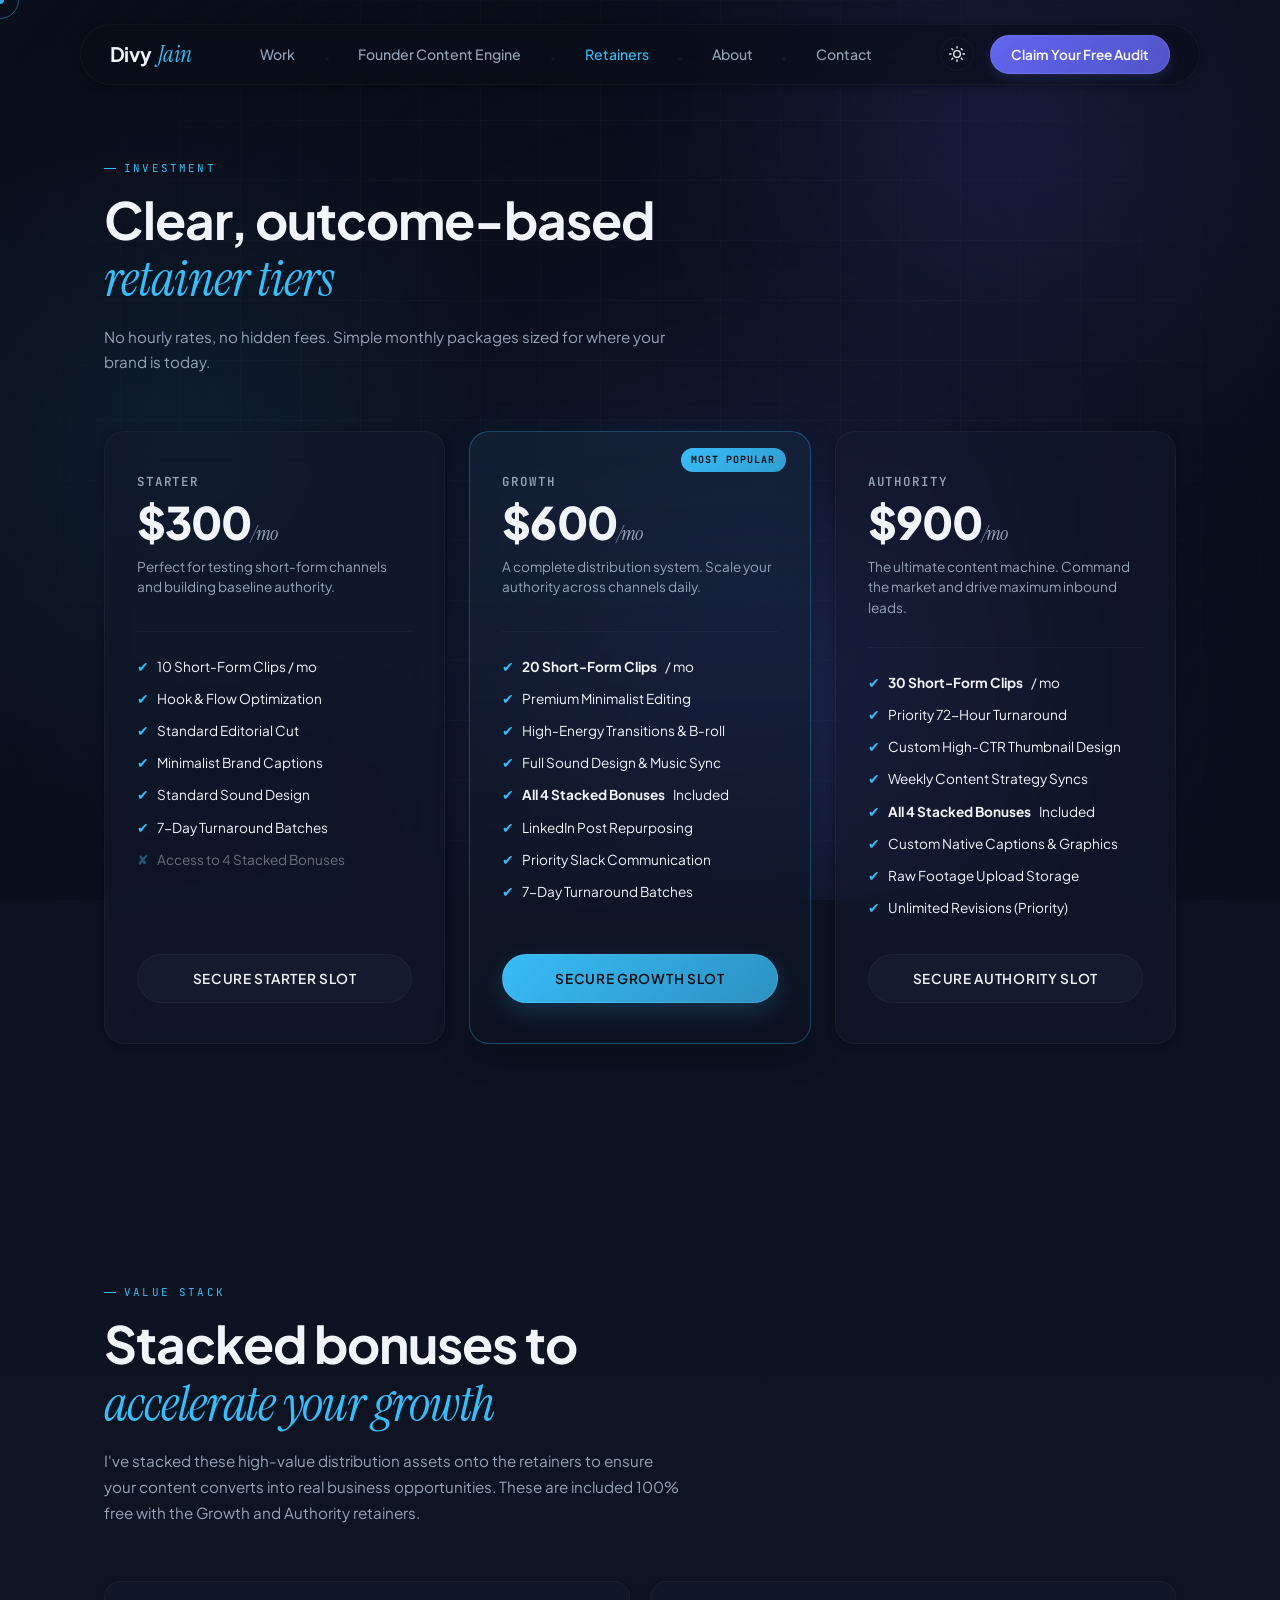
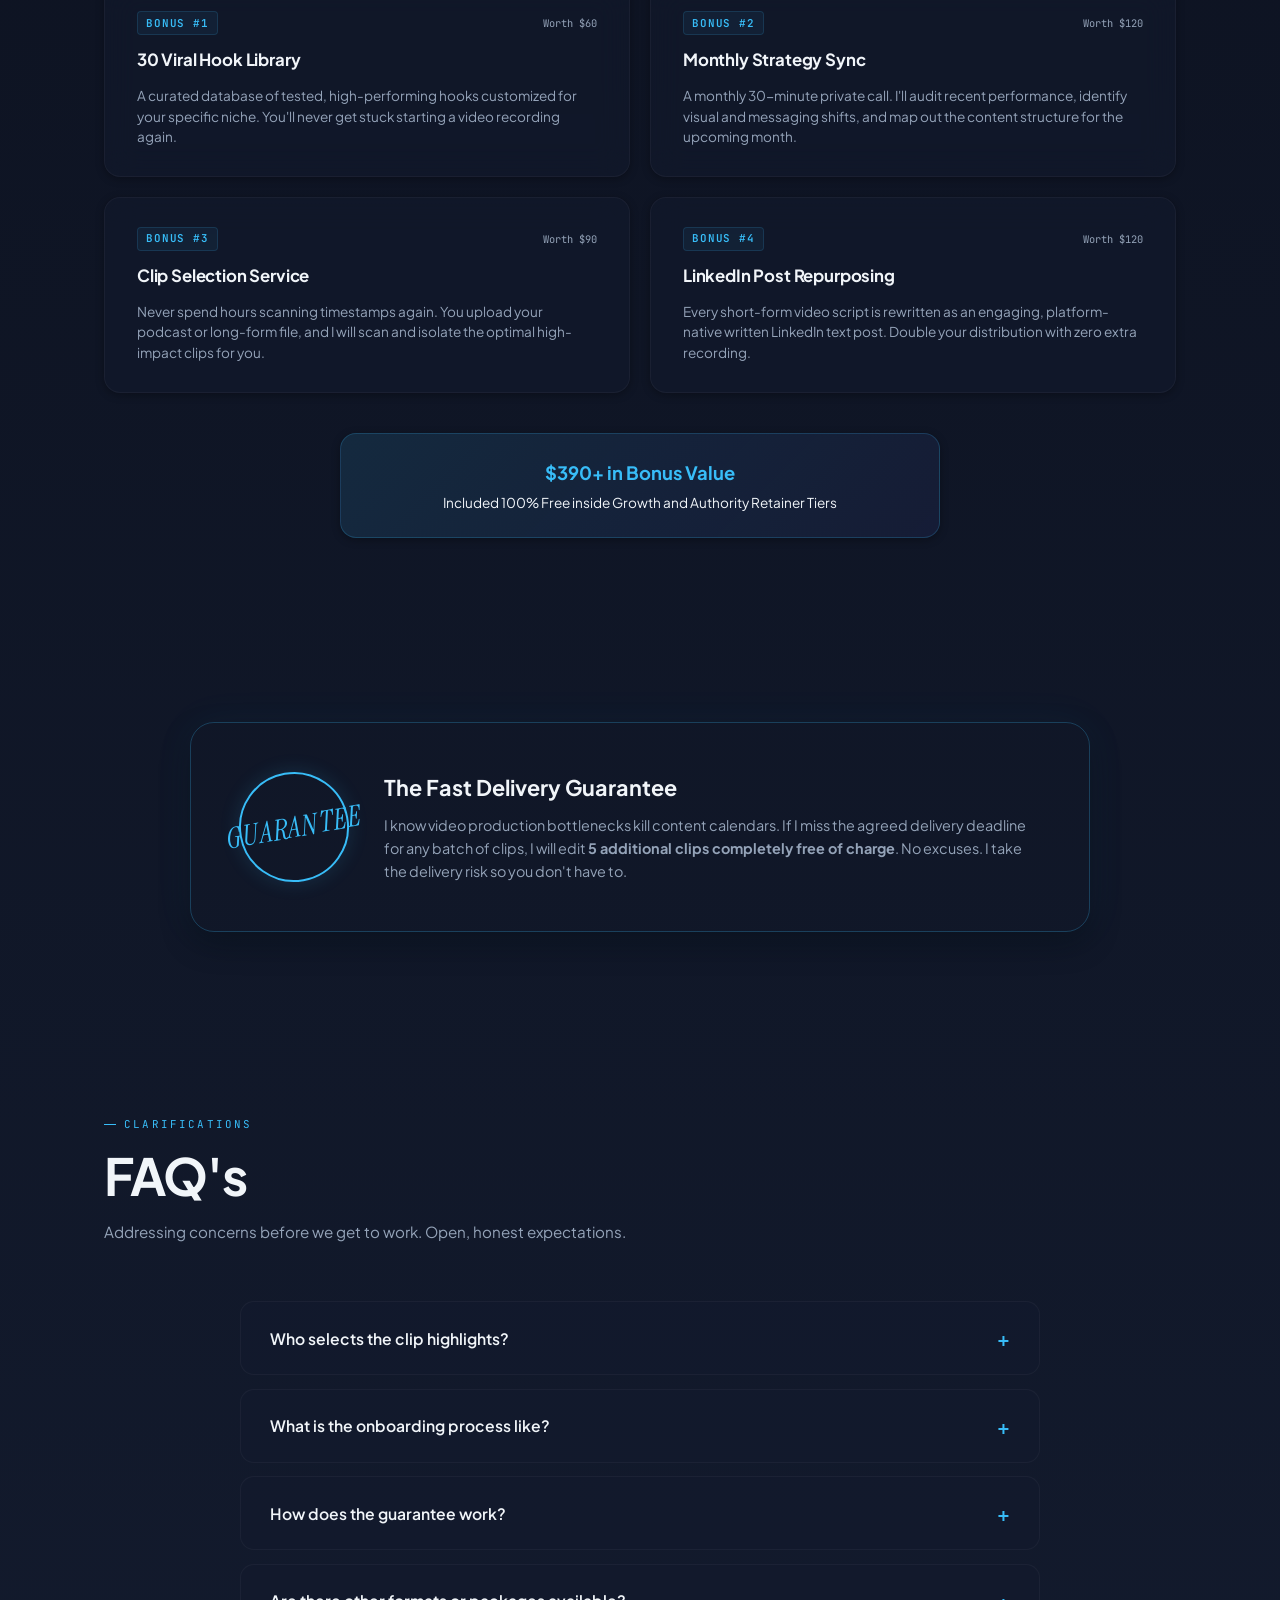
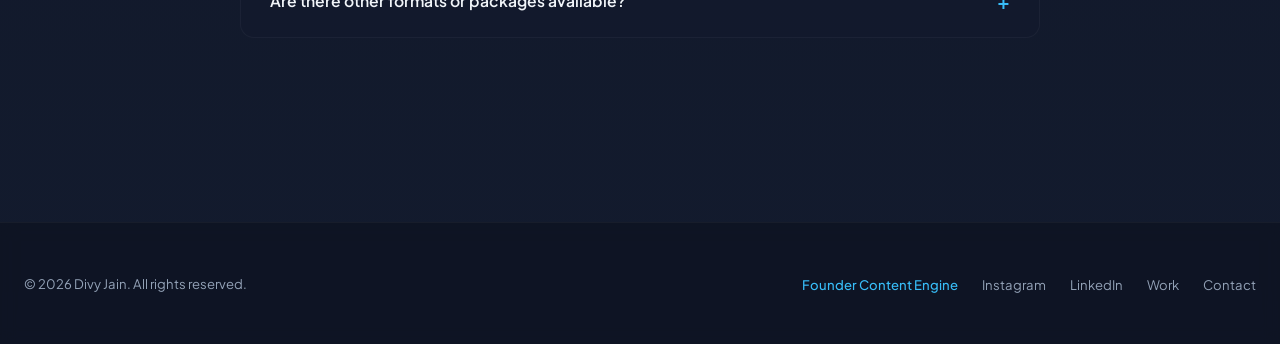
<file: pricing.html>
<!DOCTYPE html>
<html lang="en" data-theme="dark">

<head>
  <meta charset="UTF-8" />
  <meta name="viewport" content="width=device-width, initial-scale=1.0" />
  <title>Retainer Pricing & Packages — Divy Jain</title>
  <link rel="icon" href="DJ.jpeg" type="image/jpeg" />
  <script>
    (function () {
      const savedTheme = localStorage.getItem('divy-theme');
      if (savedTheme) {
        document.documentElement.setAttribute('data-theme', savedTheme);
      } else {
        document.documentElement.setAttribute('data-theme', 'dark');
      }
    })();
  </script>
  <link rel="preconnect" href="https://fonts.googleapis.com" />
  <link rel="preconnect" href="https://fonts.gstatic.com" crossorigin />
  <link href="https://fonts.googleapis.com/css2?family=Instrument+Serif:ital@0;1&family=Inter:wght@300;400;500;600&family=JetBrains+Mono:wght@300;400;500&family=Plus+Jakarta+Sans:ital,wght@0,300;0,400;0,500;0,600;0,700;1,400;1,600&display=swap" rel="stylesheet" />
  <link rel="stylesheet" href="styles.css" />
</head>

<body>

  <div class="cursor" id="cursor"></div>
  <div class="cursor-ring" id="cursor-ring"></div>

  <!-- Background Ambience -->
  <div class="glow-blob-container">
    <div class="glow-blob glow-1"></div>
    <div class="glow-blob glow-2"></div>
    <div class="glow-blob glow-3"></div>
  </div>
  <div class="grid-overlay"></div>

  <!-- NAV -->
  <nav>
    <a href="index.html" class="nav-logo">Divy <span>Jain</span></a>
    <ul class="nav-links">
      <li><a href="work.html">Work</a></li>
      <li><span class="nav-divider"></span></li>
      <li><a href="engine.html">Founder Content Engine</a></li>
      <li><span class="nav-divider"></span></li>
      <li><a href="pricing.html" style="color: var(--c-accent);">Retainers</a></li>
      <li><span class="nav-divider"></span></li>
      <li><a href="about.html">About</a></li>
      <li><span class="nav-divider"></span></li>
      <li><a href="contact.html">Contact</a></li>
    </ul>
    <div style="display: flex; align-items: center; gap: 1rem;">
      <button id="themeToggle" class="theme-toggle-btn" aria-label="Toggle Theme">
        <svg class="sun-icon" viewBox="0 0 24 24" width="16" height="16" fill="none" stroke="currentColor"
          stroke-width="2" stroke-linecap="round" stroke-linejoin="round">
          <circle cx="12" cy="12" r="5"></circle>
          <line x1="12" y1="1" x2="12" y2="3"></line>
          <line x1="12" y1="21" x2="12" y2="23"></line>
          <line x1="4.22" y1="4.22" x2="5.64" y2="5.64"></line>
          <line x1="18.36" y1="18.36" x2="19.78" y2="19.78"></line>
          <line x1="1" y1="12" x2="3" y2="12"></line>
          <line x1="21" y1="12" x2="23" y2="12"></line>
          <line x1="4.22" y1="19.78" x2="5.64" y2="18.36"></line>
          <line x1="18.36" y1="4.22" x2="19.78" y2="5.64"></line>
        </svg>
        <svg class="moon-icon" viewBox="0 0 24 24" width="16" height="16" fill="none" stroke="currentColor"
          stroke-width="2" stroke-linecap="round" stroke-linejoin="round">
          <path d="M21 12.79A9 9 0 1 1 11.21 3 7 7 0 0 0 21 12.79z"></path>
        </svg>
      </button>
      <a href="contact.html" class="nav-cta">Claim Your Free Audit</a>
    </div>
  </nav>

  <!-- PRICING -->
  <section id="pricing" style="padding-top: 10rem;">
    <div class="section-tag">Investment</div>
    <h2 class="section-title">Clear, outcome-based<br><em>retainer tiers</em></h2>
    <p class="section-sub">No hourly rates, no hidden fees. Simple monthly packages sized for where your brand is today.</p>

    <div class="pricing-grid">
      <!-- Starter -->
      <div class="price-card reveal">
        <div class="price-tier">Starter</div>
        <div class="price-amt">$300<span>/mo</span></div>
        <p class="price-desc">Perfect for testing short-form channels and building baseline authority.</p>
        <ul class="price-features">
          <li><span>✔</span> 10 Short-Form Clips / mo</li>
          <li><span>✔</span> Hook & Flow Optimization</li>
          <li><span>✔</span> Standard Editorial Cut</li>
          <li><span>✔</span> Minimalist Brand Captions</li>
          <li><span>✔</span> Standard Sound Design</li>
          <li><span>✔</span> 7-Day Turnaround Batches</li>
          <li style="opacity: 0.4;"><span>✘</span> Access to 4 Stacked Bonuses</li>
        </ul>
        <a href="contact.html" class="btn-secondary price-cta">Secure Starter Slot</a>
      </div>

      <!-- Growth -->
      <div class="price-card featured reveal">
        <div class="price-badge">Most Popular</div>
        <div class="price-tier">Growth</div>
        <div class="price-amt">$600<span>/mo</span></div>
        <p class="price-desc">A complete distribution system. Scale your authority across channels daily.</p>
        <ul class="price-features">
          <li><span>✔</span> <strong>20 Short-Form Clips</strong> / mo</li>
          <li><span>✔</span> Premium Minimalist Editing</li>
          <li><span>✔</span> High-Energy Transitions & B-roll</li>
          <li><span>✔</span> Full Sound Design & Music Sync</li>
          <li><span>✔</span> <strong>All 4 Stacked Bonuses</strong> Included</li>
          <li><span>✔</span> LinkedIn Post Repurposing</li>
          <li><span>✔</span> Priority Slack Communication</li>
          <li><span>✔</span> 7-Day Turnaround Batches</li>
        </ul>
        <a href="contact.html" class="btn-primary price-cta">Secure Growth Slot</a>
      </div>

      <!-- Authority -->
      <div class="price-card reveal">
        <div class="price-tier">Authority</div>
        <div class="price-amt">$900<span>/mo</span></div>
        <p class="price-desc">The ultimate content machine. Command the market and drive maximum inbound leads.</p>
        <ul class="price-features">
          <li><span>✔</span> <strong>30 Short-Form Clips</strong> / mo</li>
          <li><span>✔</span> Priority 72-Hour Turnaround</li>
          <li><span>✔</span> Custom High-CTR Thumbnail Design</li>
          <li><span>✔</span> Weekly Content Strategy Syncs</li>
          <li><span>✔</span> <strong>All 4 Stacked Bonuses</strong> Included</li>
          <li><span>✔</span> Custom Native Captions & Graphics</li>
          <li><span>✔</span> Raw Footage Upload Storage</li>
          <li><span>✔</span> Unlimited Revisions (Priority)</li>
        </ul>
        <a href="contact.html" class="btn-secondary price-cta">Secure Authority Slot</a>
      </div>
    </div>
  </section>

  <!-- VALUE STACK (BONUSES) -->
  <section id="bonuses">
    <div class="section-tag">Value Stack</div>
    <h2 class="section-title">Stacked bonuses to<br><em>accelerate your growth</em></h2>
    <p class="section-sub">I've stacked these high-value distribution assets onto the retainers to ensure your content converts into real business opportunities. These are included 100% free with the Growth and Authority retainers.</p>

    <div class="bonus-grid">
      <div class="bonus-card reveal">
        <div class="bonus-header">
          <span class="bonus-tag">Bonus #1</span>
          <span class="bonus-val">Worth $60</span>
        </div>
        <h3 class="bonus-title">30 Viral Hook Library</h3>
        <p class="bonus-desc">A curated database of tested, high-performing hooks customized for your specific niche. You'll never get stuck starting a video recording again.</p>
      </div>

      <div class="bonus-card reveal">
        <div class="bonus-header">
          <span class="bonus-tag">Bonus #2</span>
          <span class="bonus-val">Worth $120</span>
        </div>
        <h3 class="bonus-title">Monthly Strategy Sync</h3>
        <p class="bonus-desc">A monthly 30-minute private call. I'll audit recent performance, identify visual and messaging shifts, and map out the content structure for the upcoming month.</p>
      </div>

      <div class="bonus-card reveal">
        <div class="bonus-header">
          <span class="bonus-tag">Bonus #3</span>
          <span class="bonus-val">Worth $90</span>
        </div>
        <h3 class="bonus-title">Clip Selection Service</h3>
        <p class="bonus-desc">Never spend hours scanning timestamps again. You upload your podcast or long-form file, and I will scan and isolate the optimal high-impact clips for you.</p>
      </div>

      <div class="bonus-card reveal">
        <div class="bonus-header">
          <span class="bonus-tag">Bonus #4</span>
          <span class="bonus-val">Worth $120</span>
        </div>
        <h3 class="bonus-title">LinkedIn Post Repurposing</h3>
        <p class="bonus-desc">Every short-form video script is rewritten as an engaging, platform-native written LinkedIn text post. Double your distribution with zero extra recording.</p>
      </div>
    </div>

    <div class="total-stack-box reveal">
      <h4>$390+ in Bonus Value</h4>
      <p>Included 100% Free inside Growth and Authority Retainer Tiers</p>
    </div>
  </section>

  <!-- GUARANTEE -->
  <section class="guarantee-section">
    <div class="guarantee-box reveal">
      <div class="guarantee-badge">GUARANTEE</div>
      <div class="guarantee-content">
        <h3>The Fast Delivery Guarantee</h3>
        <p>I know video production bottlenecks kill content calendars. If I miss the agreed delivery deadline for any batch of clips, I will edit <strong>5 additional clips completely free of charge</strong>. No excuses. I take the delivery risk so you don't have to.</p>
      </div>
    </div>
  </section>

  <!-- FAQ -->
  <section id="faq">
    <div class="section-tag">Clarifications</div>
    <h2 class="section-title">FAQ's</h2>
    <p class="section-sub">Addressing concerns before we get to work. Open, honest expectations.</p>

    <div class="faq-list">
      <div class="faq-item reveal">
        <div class="faq-question">Who selects the clip highlights?</div>
        <div class="faq-answer">For the Growth and Authority retainers, I handle this completely. You upload the long-form file, and I scan it for high-value hooks, points, and stories. For the Starter tier, you provide the timestamps for the segments you want edited.</div>
      </div>

      <div class="faq-item reveal">
        <div class="faq-question">What is the onboarding process like?</div>
        <div class="faq-answer">We jump on a 30-minute kickoff call to align on your brand identity, color palettes, caption typography, and ideal client targets. Then, I set up a shared Google Drive or Frame.io folder. You drop files in, and the engine runs.</div>
      </div>

      <div class="faq-item reveal">
        <div class="faq-question">How does the guarantee work?</div>
        <div class="faq-answer">We agree on a delivery schedule (e.g., 5 clips every Monday). If a delivery is late by even an hour, you automatically get 5 additional clips added to your library for free. This holds me accountable to your posting consistency.</div>
      </div>

      <div class="faq-item reveal">
        <div class="faq-question">Are there other formats or packages available?</div>
        <div class="faq-answer">I specialize in high-ticket long-term relationships for the Founder Content Engine. However, if you require cinematic documentaries or long-form edits, we can discuss custom project rates during our strategy call.</div>
      </div>
    </div>
  </section>

  <!-- FOOTER -->
  <footer>
    <span class="footer-copy">© 2026 Divy Jain. All rights reserved.</span>
    <ul class="footer-links">
      <li><a href="engine.html" style="color: var(--c-accent); font-weight: 500;">Founder Content Engine</a></li>
      <li><a href="https://instagram.com/jn.divy" target="_blank">Instagram</a></li>
      <li><a href="https://www.linkedin.com/in/divyj913" target="_blank">LinkedIn</a></li>
      <li><a href="work.html">Work</a></li>
      <li><a href="contact.html">Contact</a></li>
    </ul>
  </footer>

  <script src="scripts.js"></script>
</body>

</html>
</file>
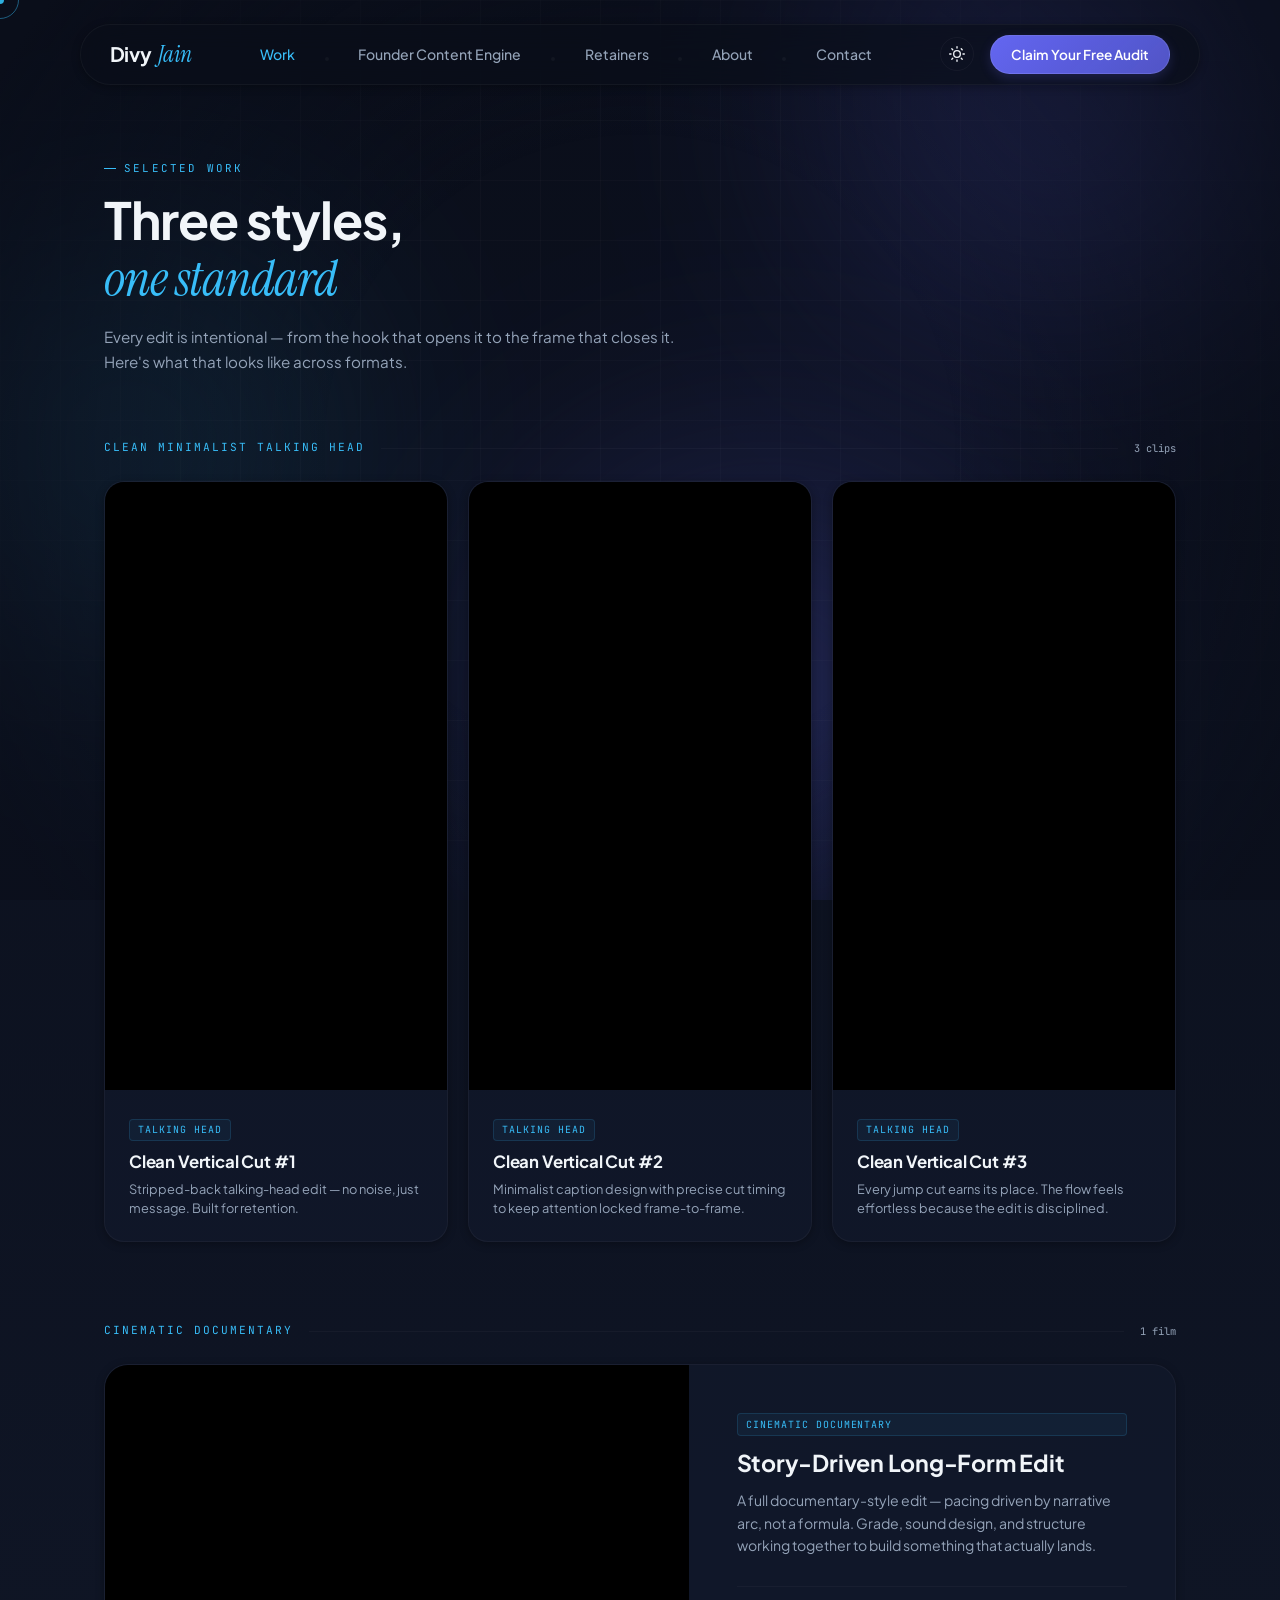
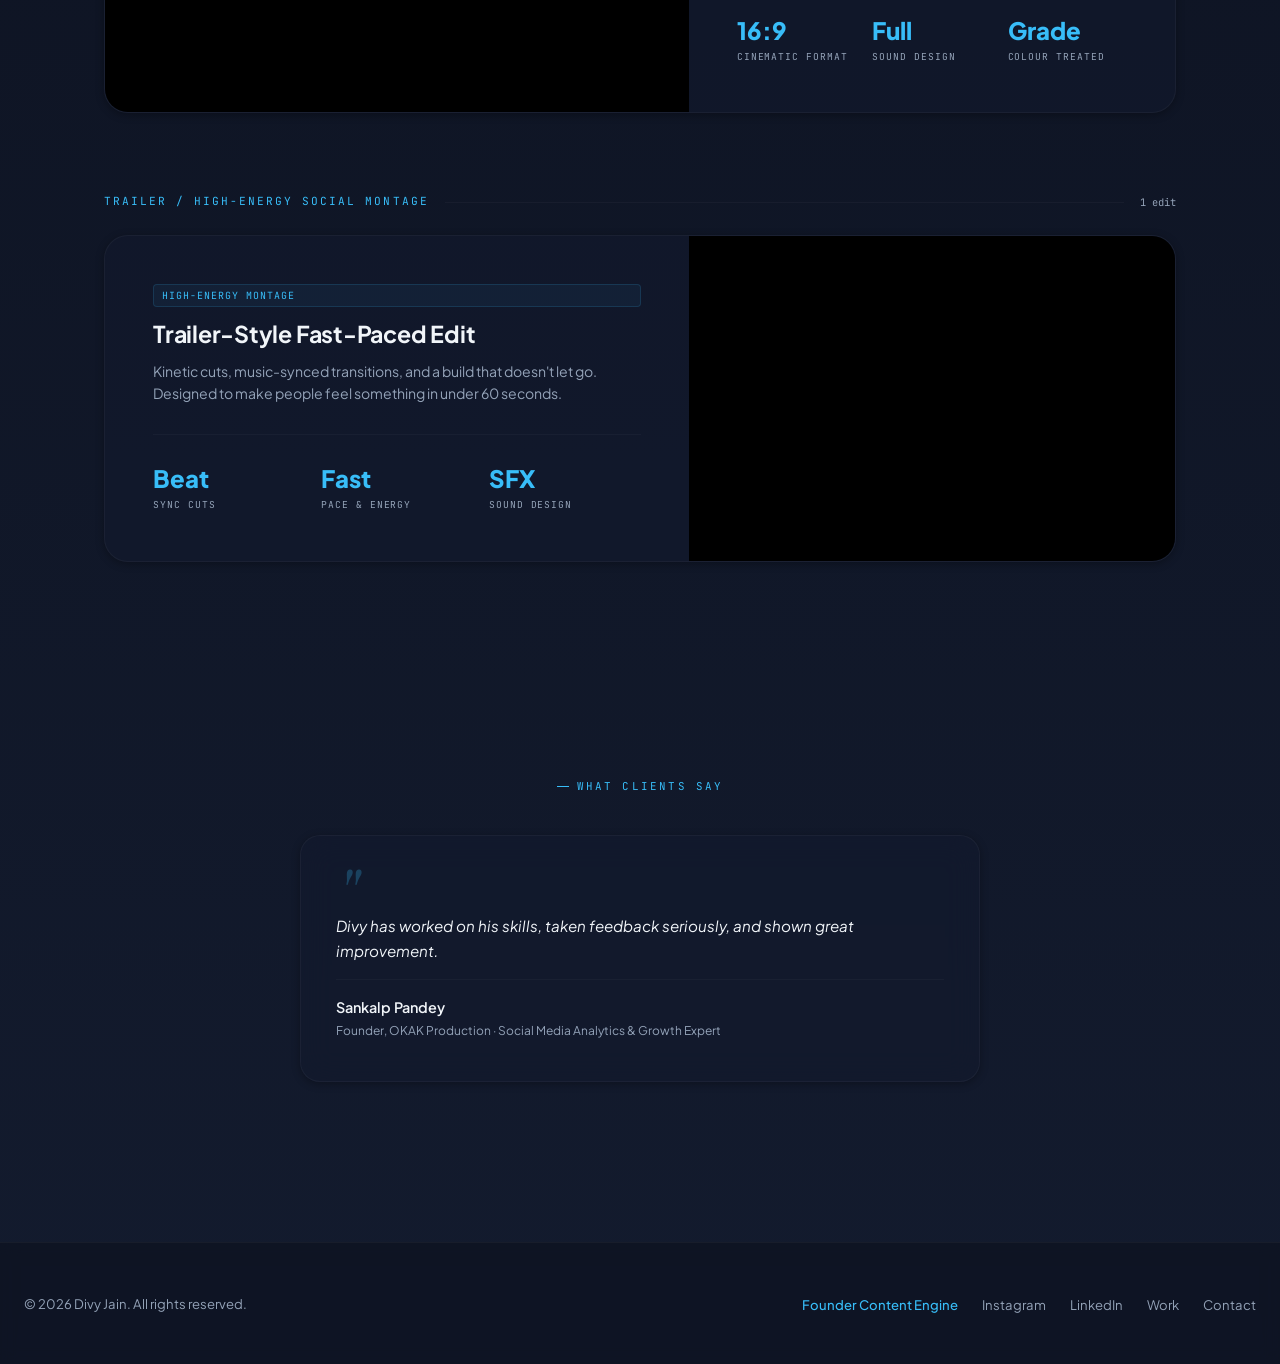
<file: work.html>
<!DOCTYPE html>
<html lang="en" data-theme="dark">

<head>
  <meta charset="UTF-8" />
  <meta name="viewport" content="width=device-width, initial-scale=1.0" />
  <title>Selected Work & Client Results — Divy Jain</title>
  <link rel="icon" href="DJ.jpeg" type="image/jpeg" />
  <script>
    (function () {
      const savedTheme = localStorage.getItem('divy-theme');
      if (savedTheme) {
        document.documentElement.setAttribute('data-theme', savedTheme);
      } else {
        document.documentElement.setAttribute('data-theme', 'dark');
      }
    })();
  </script>
  <link rel="preconnect" href="https://fonts.googleapis.com" />
  <link rel="preconnect" href="https://fonts.gstatic.com" crossorigin />
  <link href="https://fonts.googleapis.com/css2?family=Instrument+Serif:ital@0;1&family=Inter:wght@300;400;500;600&family=JetBrains+Mono:wght@300;400;500&family=Plus+Jakarta+Sans:ital,wght@0,300;0,400;0,500;0,600;0,700;1,400;1,600&display=swap" rel="stylesheet" />
  <link rel="stylesheet" href="styles.css" />
</head>

<body>

  <div class="cursor" id="cursor"></div>
  <div class="cursor-ring" id="cursor-ring"></div>

  <!-- Background Ambience -->
  <div class="glow-blob-container">
    <div class="glow-blob glow-1"></div>
    <div class="glow-blob glow-2"></div>
    <div class="glow-blob glow-3"></div>
  </div>
  <div class="grid-overlay"></div>

  <!-- NAV -->
  <nav>
    <a href="index.html" class="nav-logo">Divy <span>Jain</span></a>
    <ul class="nav-links">
      <li><a href="work.html" style="color: var(--c-accent);">Work</a></li>
      <li><span class="nav-divider"></span></li>
      <li><a href="engine.html">Founder Content Engine</a></li>
      <li><span class="nav-divider"></span></li>
      <li><a href="pricing.html">Retainers</a></li>
      <li><span class="nav-divider"></span></li>
      <li><a href="about.html">About</a></li>
      <li><span class="nav-divider"></span></li>
      <li><a href="contact.html">Contact</a></li>
    </ul>
    <div style="display: flex; align-items: center; gap: 1rem;">
      <button id="themeToggle" class="theme-toggle-btn" aria-label="Toggle Theme">
        <svg class="sun-icon" viewBox="0 0 24 24" width="16" height="16" fill="none" stroke="currentColor"
          stroke-width="2" stroke-linecap="round" stroke-linejoin="round">
          <circle cx="12" cy="12" r="5"></circle>
          <line x1="12" y1="1" x2="12" y2="3"></line>
          <line x1="12" y1="21" x2="12" y2="23"></line>
          <line x1="4.22" y1="4.22" x2="5.64" y2="5.64"></line>
          <line x1="18.36" y1="18.36" x2="19.78" y2="19.78"></line>
          <line x1="1" y1="12" x2="3" y2="12"></line>
          <line x1="21" y1="12" x2="23" y2="12"></line>
          <line x1="4.22" y1="19.78" x2="5.64" y2="18.36"></line>
          <line x1="18.36" y1="4.22" x2="19.78" y2="5.64"></line>
        </svg>
        <svg class="moon-icon" viewBox="0 0 24 24" width="16" height="16" fill="none" stroke="currentColor"
          stroke-width="2" stroke-linecap="round" stroke-linejoin="round">
          <path d="M21 12.79A9 9 0 1 1 11.21 3 7 7 0 0 0 21 12.79z"></path>
        </svg>
      </button>
      <a href="contact.html" class="nav-cta">Claim Your Free Audit</a>
    </div>
  </nav>

  <!-- Selected Work -->
  <section id="work" style="padding-top: 10rem;">
    <div class="section-tag">Selected Work</div>
    <h2 class="section-title">Three styles,<br><em>one standard</em></h2>
    <p class="section-sub">Every edit is intentional — from the hook that opens it to the frame that closes it. Here's what that looks like across formats.</p>

    <!-- ── CATEGORY 1: Talking Head ── -->
    <div class="cat-header reveal">
      <span class="cat-label">Clean Minimalist Talking Head</span>
      <div class="cat-rule"></div>
      <span class="cat-count">3 clips</span>
    </div>
    <div class="th-grid reveal">

      <div class="vid-card">
        <div class="ar-916">
          <iframe src="https://www.youtube.com/embed/j4-JMscE_EQ?autoplay=1&mute=1&loop=1&playlist=j4-JMscE_EQ"
            title="Talking Head Edit 1"
            allow="accelerometer; autoplay; clipboard-write; encrypted-media; gyroscope; picture-in-picture"
            allowfullscreen></iframe>
        </div>
        <div class="vid-info">
          <span class="vid-type">Talking Head</span>
          <h4 class="vid-title">Clean Vertical Cut #1</h4>
          <p class="vid-desc">Stripped-back talking-head edit — no noise, just message. Built for retention.</p>
        </div>
      </div>

      <div class="vid-card">
        <div class="ar-916">
          <iframe src="https://www.youtube.com/embed/jjglTwuzQyw?autoplay=1&mute=1&loop=1&playlist=jjglTwuzQyw"
            title="Talking Head Edit 2"
            allow="accelerometer; autoplay; clipboard-write; encrypted-media; gyroscope; picture-in-picture"
            allowfullscreen></iframe>
        </div>
        <div class="vid-info">
          <span class="vid-type">Talking Head</span>
          <h4 class="vid-title">Clean Vertical Cut #2</h4>
          <p class="vid-desc">Minimalist caption design with precise cut timing to keep attention locked frame-to-frame.</p>
        </div>
      </div>

      <div class="vid-card">
        <div class="ar-916">
          <iframe src="https://www.youtube.com/embed/oAV8ywsTkBY?autoplay=1&mute=1&loop=1&playlist=oAV8ywsTkBY"
            title="Talking Head Edit 3"
            allow="accelerometer; autoplay; clipboard-write; encrypted-media; gyroscope; picture-in-picture"
            allowfullscreen></iframe>
        </div>
        <div class="vid-info">
          <span class="vid-type">Talking Head</span>
          <h4 class="vid-title">Clean Vertical Cut #3</h4>
          <p class="vid-desc">Every jump cut earns its place. The flow feels effortless because the edit is disciplined.</p>
        </div>
      </div>

    </div>

    <!-- ── CATEGORY 2: Cinematic Documentary ── -->
    <div class="cat-header reveal" style="margin-top:5rem;">
      <span class="cat-label">Cinematic Documentary</span>
      <div class="cat-rule"></div>
      <span class="cat-count">1 film</span>
    </div>
    <div class="wide-card reveal">
      <div class="ar-169">
        <iframe src="https://www.youtube.com/embed/1nolUJnZKPs?autoplay=1&mute=1&loop=1&playlist=1nolUJnZKPs"
          title="Cinematic Documentary Edit"
          allow="accelerometer; autoplay; clipboard-write; encrypted-media; gyroscope; picture-in-picture"
          allowfullscreen></iframe>
      </div>
      <div class="wide-info-panel">
        <span class="vid-type">Cinematic Documentary</span>
        <h4 class="vid-title">Story-Driven Long-Form Edit</h4>
        <p class="vid-desc">A full documentary-style edit — pacing driven by narrative arc, not a formula. Grade, sound design, and structure working together to build something that actually lands.</p>
        <div class="wide-result">
          <div>
            <div class="wr-num">16:9</div>
            <div class="wr-lbl">Cinematic Format</div>
          </div>
          <div>
            <div class="wr-num">Full</div>
            <div class="wr-lbl">Sound Design</div>
          </div>
          <div>
            <div class="wr-num">Grade</div>
            <div class="wr-lbl">Colour Treated</div>
          </div>
        </div>
      </div>
    </div>

    <!-- ── CATEGORY 3: High-Energy Montage ── -->
    <div class="cat-header reveal" style="margin-top:5rem;">
      <span class="cat-label">Trailer / High-Energy Social Montage</span>
      <div class="cat-rule"></div>
      <span class="cat-count">1 edit</span>
    </div>
    <div class="wide-card reveal">
      <div class="wide-info-panel">
        <span class="vid-type">High-Energy Montage</span>
        <h4 class="vid-title">Trailer-Style Fast-Paced Edit</h4>
        <p class="vid-desc">Kinetic cuts, music-synced transitions, and a build that doesn't let go. Designed to make people feel something in under 60 seconds.</p>
        <div class="wide-result">
          <div>
            <div class="wr-num">Beat</div>
            <div class="wr-lbl">Sync Cuts</div>
          </div>
          <div>
            <div class="wr-num">Fast</div>
            <div class="wr-lbl">Pace & Energy</div>
          </div>
          <div>
            <div class="wr-num">SFX</div>
            <div class="wr-lbl">Sound Design</div>
          </div>
        </div>
      </div>
      <div class="ar-169">
        <iframe src="https://www.youtube.com/embed/WlQK8ZoiF20?autoplay=1&mute=1&loop=1&playlist=WlQK8ZoiF20"
          title="High-Energy Montage Edit"
          allow="accelerometer; autoplay; clipboard-write; encrypted-media; gyroscope; picture-in-picture"
          allowfullscreen></iframe>
      </div>
    </div>
  </section>

  <!-- TESTIMONIALS -->
  <section class="testimonial-section">
    <div class="section-tag" style="justify-content:center; margin-bottom: 2.5rem;">What Clients Say</div>
    <div class="testimonials-wrap" style="display: flex; justify-content: center; max-width: 680px; margin: 0 auto;">
      <div class="testimonial-card reveal" style="width: 100%;">
        <span class="quote-mark">"</span>
        <p class="quote-text">Divy has worked on his skills, taken feedback seriously, and shown great improvement.</p>
        <div class="quote-attr">
          <strong>Sankalp Pandey</strong>
          <span>Founder, OKAK Production · Social Media Analytics & Growth Expert</span>
        </div>
      </div>
    </div>
  </section>

  <!-- FOOTER -->
  <footer>
    <span class="footer-copy">© 2026 Divy Jain. All rights reserved.</span>
    <ul class="footer-links">
      <li><a href="engine.html" style="color: var(--c-accent); font-weight: 500;">Founder Content Engine</a></li>
      <li><a href="https://instagram.com/jn.divy" target="_blank">Instagram</a></li>
      <li><a href="https://www.linkedin.com/in/divyj913" target="_blank">LinkedIn</a></li>
      <li><a href="work.html">Work</a></li>
      <li><a href="contact.html">Contact</a></li>
    </ul>
  </footer>

  <script src="scripts.js"></script>
</body>

</html>
</file>
<file: styles.css>
@import url('https://fonts.googleapis.com/css2?family=Instrument+Serif:ital@0;1&family=Inter:wght@300;400;500;600&family=JetBrains+Mono:wght@300;400;500&family=Plus+Jakarta+Sans:ital,wght@0,300;0,400;0,500;0,600;0,700;1,400;1,600&display=swap');

*,
*::before,
*::after {
  box-sizing: border-box;
  margin: 0;
  padding: 0;
}

:root {
  /* Dark Mode Palette (Default) - Deep Space Navy & Electric Cobalt/Indigo */
  --c-bg: #0a0e1a;
  --c-bg-rgb: 10, 14, 26;
  --c-bg-gradient: linear-gradient(180deg, #0a0e1a 0%, #131b2e 100%);
  --c-card-bg: rgba(19, 27, 46, 0.55);
  --c-card-border: rgba(255, 255, 255, 0.04);
  --c-card-border-glow: rgba(56, 189, 248, 0.25);
  --c-text: #f1f5f9;
  --c-muted: #94a3b8;
  --c-accent: #38bdf8; /* Electric Sky Blue */
  --c-accent-rgb: 56, 189, 248;
  --c-secondary: #6366f1; /* Vibrant Indigo */
  --c-secondary-rgb: 99, 102, 241;
  --c-line: rgba(255, 255, 255, 0.03);
  --c-line-hover: rgba(56, 189, 248, 0.12);
  --c-glow-primary: rgba(99, 102, 241, 0.08);
  --c-glow-secondary: rgba(56, 189, 248, 0.06);
  
  /* Fonts */
  --sans: 'Plus Jakarta Sans', 'Inter', sans-serif;
  --serif: 'Instrument Serif', 'Playfair Display', serif;
  --mono: 'JetBrains Mono', 'DM Mono', monospace;
  
  --ease: cubic-bezier(0.16, 1, 0.3, 1);
  --c-vignette: radial-gradient(circle at center, transparent 20%, rgba(10, 14, 26, 0.95) 100%);
  --c-nav-bg: rgba(10, 14, 26, 0.65);
  --c-hover-bg: rgba(255, 255, 255, 0.04);
  
  --shadow-sm: 0 2px 8px rgba(0, 0, 0, 0.3);
  --shadow-md: 0 12px 32px -4px rgba(0, 0, 0, 0.4);
  --shadow-lg: 0 24px 60px -12px rgba(0, 0, 0, 0.6);
  --shadow-glow: 0 0 40px rgba(99, 102, 241, 0.08);
  --shadow-glow-gold: 0 0 40px rgba(56, 189, 248, 0.06);
}

html[data-theme="light"] {
  /* Light Mode Palette - Glacier Slate & Cobalt */
  --c-bg: #f8fafc;
  --c-bg-rgb: 248, 250, 252;
  --c-bg-gradient: linear-gradient(180deg, #f8fafc 0%, #e2e8f0 100%);
  --c-card-bg: rgba(255, 255, 255, 0.75);
  --c-card-border: rgba(0, 0, 0, 0.05);
  --c-card-border-glow: rgba(37, 99, 235, 0.25);
  --c-text: #0f172a;
  --c-muted: #475569;
  --c-accent: #0284c7; /* Sky Blue Accent */
  --c-accent-rgb: 2, 132, 199;
  --c-secondary: #4f46e5; /* Royal Indigo */
  --c-secondary-rgb: 79, 70, 229;
  --c-line: rgba(15, 23, 42, 0.04);
  --c-line-hover: rgba(37, 99, 235, 0.15);
  --c-glow-primary: rgba(79, 70, 229, 0.08);
  --c-glow-secondary: rgba(2, 132, 199, 0.06);
  
  --c-vignette: radial-gradient(circle at center, transparent 20%, rgba(248, 250, 252, 0.95) 100%);
  --c-nav-bg: rgba(248, 250, 252, 0.75);
  --c-hover-bg: rgba(0, 0, 0, 0.04);
  
  --shadow-sm: 0 2px 8px rgba(0, 0, 0, 0.04);
  --shadow-md: 0 12px 32px -4px rgba(0, 0, 0, 0.06);
  --shadow-lg: 0 24px 60px -12px rgba(0, 0, 0, 0.08);
  --shadow-glow: 0 0 40px rgba(79, 70, 229, 0.08);
  --shadow-glow-gold: 0 0 40px rgba(2, 132, 199, 0.05);
}

/* Base Element Styles */
html {
  scroll-behavior: smooth;
  cursor: none; /* Hide default cursor to enable custom cursor */
}

body {
  background: var(--c-bg);
  background-image: var(--c-bg-gradient);
  color: var(--c-text);
  font-family: var(--sans);
  font-size: 16px;
  line-height: 1.6;
  overflow-x: hidden;
  -webkit-font-smoothing: antialiased;
}

/* Custom Selection */
::selection {
  background: var(--c-secondary);
  color: #ffffff;
}

/* Custom Scrollbar */
::-webkit-scrollbar {
  width: 8px;
}
::-webkit-scrollbar-track {
  background: var(--c-bg);
}
::-webkit-scrollbar-thumb {
  background: rgba(120, 120, 120, 0.2);
  border-radius: 99px;
  border: 2px solid var(--c-bg);
}
::-webkit-scrollbar-thumb:hover {
  background: rgba(120, 120, 120, 0.4);
}

/* Custom Cursor */
.cursor {
  position: fixed;
  width: 8px;
  height: 8px;
  background: var(--c-accent);
  border-radius: 50%;
  pointer-events: none;
  z-index: 9999;
  transform: translate(-50%, -50%);
  transition: width 0.15s var(--ease), height 0.15s var(--ease), background-color 0.3s ease;
  mix-blend-mode: difference;
}

.cursor-ring {
  position: fixed;
  width: 38px;
  height: 38px;
  border: 1px solid rgba(var(--c-accent-rgb), 0.45);
  border-radius: 50%;
  pointer-events: none;
  z-index: 9998;
  transform: translate(-50%, -50%);
  transition: width 0.3s var(--ease), height 0.3s var(--ease), border-color 0.3s ease;
}

.cursor.expand {
  width: 18px;
  height: 18px;
  background: var(--c-secondary);
}

.cursor-ring.expand {
  width: 54px;
  height: 54px;
  border-color: rgba(var(--c-secondary-rgb), 0.7);
  background: rgba(var(--c-secondary-rgb), 0.05);
}

/* Ambient glow blobs */
.glow-blob-container {
  position: absolute;
  inset: 0;
  pointer-events: none;
  overflow: hidden;
  z-index: 0;
}

.glow-blob {
  position: absolute;
  border-radius: 50%;
  filter: blur(130px);
  opacity: 0.35;
  transition: transform 1.5s ease-out;
}

.glow-1 {
  width: 45vw;
  height: 45vw;
  background: radial-gradient(circle, var(--c-secondary) 0%, transparent 80%);
  top: -15vw;
  right: -5vw;
}

.glow-2 {
  width: 40vw;
  height: 40vw;
  background: radial-gradient(circle, rgba(var(--c-accent-rgb), 0.6) 0%, transparent 80%);
  top: 15vw;
  left: -10vw;
}

.glow-3 {
  width: 50vw;
  height: 50vw;
  background: radial-gradient(circle, var(--c-secondary) 0%, transparent 80%);
  bottom: -10vw;
  right: 15vw;
}

/* Geometric SVG Grid Backdrop */
.grid-overlay {
  position: absolute;
  inset: 0;
  background-image: radial-gradient(circle at center, transparent 40%, var(--c-bg) 95%), 
                    linear-gradient(to right, var(--c-line) 1px, transparent 1px),
                    linear-gradient(to bottom, var(--c-line) 1px, transparent 1px);
  background-size: 100% 100%, 60px 60px, 60px 60px;
  pointer-events: none;
  z-index: 1;
  opacity: 0.65;
}

/* FLOATING NAV */
nav {
  position: fixed;
  top: 1.5rem;
  left: 50%;
  transform: translateX(-50%);
  width: calc(100% - 3rem);
  max-width: 1120px;
  z-index: 1000;
  padding: 0.65rem 1.8rem;
  display: flex;
  align-items: center;
  justify-content: space-between;
  background: var(--c-nav-bg);
  border: 1px solid var(--c-card-border);
  backdrop-filter: blur(20px);
  -webkit-backdrop-filter: blur(20px);
  border-radius: 9999px;
  transition: top 0.3s var(--ease), padding 0.3s var(--ease), background-color 0.3s ease, border-color 0.3s ease, box-shadow 0.3s ease;
  box-shadow: var(--shadow-sm);
}

nav.nav-scrolled {
  top: 0.75rem;
  padding: 0.5rem 1.5rem;
  box-shadow: var(--shadow-md), var(--shadow-glow);
  border-color: rgba(var(--c-secondary-rgb), 0.15);
}

.nav-logo {
  font-family: var(--sans);
  font-weight: 700;
  font-size: 1.25rem;
  color: var(--c-text);
  text-decoration: none;
  letter-spacing: -0.02em;
  display: flex;
  align-items: center;
  gap: 0.4rem;
}

.nav-logo span {
  color: var(--c-accent);
  font-family: var(--serif);
  font-style: italic;
  font-weight: 500;
  font-size: 1.45rem;
}

.nav-links {
  display: flex;
  gap: 1.25rem;
  list-style: none;
  align-items: center;
}

.nav-links a {
  font-family: var(--sans);
  font-weight: 500;
  font-size: 0.88rem;
  color: var(--c-muted);
  text-decoration: none;
  padding: 0.4rem 0.6rem;
  border-radius: 99px;
  transition: color 0.25s var(--ease), background-color 0.25s var(--ease);
}

.nav-links a:hover {
  color: var(--c-text);
  background: var(--c-hover-bg);
}

.nav-links span.nav-divider {
  width: 4px;
  height: 4px;
  background: var(--c-card-border);
  border-radius: 50%;
  display: inline-block;
}

.nav-cta {
  font-family: var(--sans);
  font-size: 0.85rem;
  color: #ffffff;
  background: linear-gradient(135deg, var(--c-secondary) 0%, rgba(var(--c-secondary-rgb), 0.8) 100%);
  border: 1px solid rgba(255, 255, 255, 0.1);
  border-radius: 9999px;
  padding: 0.45rem 1.25rem;
  text-decoration: none;
  font-weight: 600;
  transition: transform 0.2s, box-shadow 0.2s;
  box-shadow: 0 4px 12px rgba(var(--c-secondary-rgb), 0.2);
}

.nav-cta:hover {
  transform: translateY(-1px);
  box-shadow: 0 6px 16px rgba(var(--c-secondary-rgb), 0.35);
}

/* Theme toggle btn */
.theme-toggle-btn {
  background: transparent;
  border: 1px solid var(--c-card-border);
  border-radius: 50%;
  width: 34px;
  height: 34px;
  display: flex;
  align-items: center;
  justify-content: center;
  color: var(--c-text);
  cursor: pointer;
  transition: border-color 0.2s, color 0.2s, background-color 0.2s;
}

.theme-toggle-btn:hover {
  border-color: var(--c-accent);
  background: var(--c-hover-bg);
}

html[data-theme="dark"] .theme-toggle-btn .sun-icon { display: block; }
html[data-theme="dark"] .theme-toggle-btn .moon-icon { display: none; }
html[data-theme="light"] .theme-toggle-btn .sun-icon { display: none; }
html[data-theme="light"] .theme-toggle-btn .moon-icon { display: block; }

/* HERO SECTION */
.hero {
  position: relative;
  min-height: 100vh;
  display: flex;
  align-items: center;
  justify-content: center;
  overflow: hidden;
  padding-top: 6rem;
  padding-bottom: 4rem;
  z-index: 2;
}

.hero-bg {
  position: absolute;
  inset: 0;
  overflow: hidden;
  z-index: 0;
}

.hero-canvas {
  position: absolute;
  inset: 0;
  width: 100%;
  height: 100%;
  opacity: 0.35;
  pointer-events: none;
}

.hero-video-bg {
  position: absolute;
  top: 50%;
  left: 50%;
  width: 100%;
  max-width: 900px;
  height: 520px;
  transform: translate(-50%, -50%);
  z-index: 1;
  pointer-events: none;
  overflow: visible;
}

.hero-video-slot {
  position: absolute;
  top: 50%;
  width: 280px;
  height: 500px;
  border-radius: 16px;
  overflow: hidden;
  border: none;
  background: #000000;
  opacity: 0;
  box-shadow: var(--shadow-sm);
}

.hero-video-slot::after {
  content: '';
  position: absolute;
  inset: 0;
  background: var(--c-bg);
  opacity: 0.86;
  transition: background-color 0.3s ease, opacity 0.3s ease;
  pointer-events: none;
  z-index: 2;
}

html[data-theme="light"] .hero-video-slot::after {
  opacity: 0.94;
}

.hero-video-slot.slot-1 {
  left: calc(50% - 310px);
  animation: revealSlot1 2.2s var(--ease) forwards, float1 8s ease-in-out infinite alternate 2.2s;
  box-shadow: 0 0 30px rgba(var(--c-secondary-rgb), 0.04);
}

.hero-video-slot.slot-2 {
  left: 50%;
  animation: revealSlot2 2.2s var(--ease) forwards, float2 10s ease-in-out infinite alternate 2.2s;
  box-shadow: 0 0 30px rgba(var(--c-accent-rgb), 0.04);
}

.hero-video-slot.slot-3 {
  left: calc(50% + 310px);
  animation: revealSlot3 2.2s var(--ease) forwards, float3 9s ease-in-out infinite alternate 2.2s;
  box-shadow: 0 0 30px rgba(var(--c-secondary-rgb), 0.04);
}

@keyframes revealSlot1 {
  0% {
    left: 50%;
    transform: translate(-50%, -50%) rotate(-120deg) translateY(-80px) scale(0.3);
    opacity: 0;
  }
  50% {
    left: calc(50% - 150px);
    transform: translate(-50%, -50%) rotate(-60deg) translateY(-40px) scale(0.65);
    opacity: 0.5;
  }
  100% {
    left: calc(50% - 310px);
    transform: translate(-50%, -50%) rotate(0deg) translateY(0) scale(1);
    opacity: 1;
  }
}

@keyframes revealSlot2 {
  0% {
    left: 50%;
    transform: translate(-50%, -50%) scale(0.3) rotate(10deg);
    opacity: 0;
  }
  50% {
    left: 50%;
    transform: translate(-50%, -50%) scale(0.7) rotate(-5deg);
    opacity: 0.5;
  }
  100% {
    left: 50%;
    transform: translate(-50%, -50%) scale(1) rotate(0deg);
    opacity: 1;
  }
}

@keyframes revealSlot3 {
  0% {
    left: 50%;
    transform: translate(-50%, -50%) rotate(120deg) translateY(-80px) scale(0.3);
    opacity: 0;
  }
  50% {
    left: calc(50% + 150px);
    transform: translate(-50%, -50%) rotate(60deg) translateY(-40px) scale(0.65);
    opacity: 0.5;
  }
  100% {
    left: calc(50% + 310px);
    transform: translate(-50%, -50%) rotate(0deg) translateY(0) scale(1);
    opacity: 1;
  }
}

@keyframes float1 {
  0% { transform: translate(-50%, -50%) translateY(0px) rotate(-0.5deg); }
  100% { transform: translate(-50%, -50%) translateY(-12px) rotate(0.5deg); }
}

@keyframes float2 {
  0% { transform: translate(-50%, -50%) translateY(8px) rotate(0.5deg); }
  100% { transform: translate(-50%, -50%) translateY(-8px) rotate(-0.5deg); }
}

@keyframes float3 {
  0% { transform: translate(-50%, -50%) translateY(-4px) rotate(-0.8deg); }
  100% { transform: translate(-50%, -50%) translateY(10px) rotate(0.4deg); }
}

.hero-video-slot iframe {
  position: absolute;
  top: 50%;
  left: 50%;
  width: 100%;
  height: 100%;
  transform: translate(-50%, -50%) scale(1.35);
  border: none;
  pointer-events: none;
  z-index: 1;
}

@media (max-width: 768px) {
  .hero-video-bg {
    width: 250px;
    height: 440px;
  }
  .hero-video-slot.slot-1, 
  .hero-video-slot.slot-3 {
    display: none;
  }
  .hero-video-slot.slot-2 {
    left: 50%;
    width: 100%;
    height: 100%;
    animation: revealSlot2Mobile 2.2s var(--ease) forwards;
  }
}

@keyframes revealSlot2Mobile {
  0% {
    transform: translate(-50%, -50%) scale(0.3);
    opacity: 0;
  }
  100% {
    transform: translate(-50%, -50%) scale(1);
    opacity: 1;
  }
}



.hero-vignette {
  position: absolute;
  inset: 0;
  background: var(--c-vignette);
  pointer-events: none;
}

.hero-noise {
  position: absolute;
  inset: 0;
  background-image: url("data:image/svg+xml,%3Csvg xmlns='http://www.w3.org/2000/svg' width='100' height='100'%3E%3Cfilter id='noise'%3E%3CfeTurbulence type='fractalNoise' baseFrequency='0.95' numOctaves='3' stitchTiles='stitch'/%3E%3CfeColorMatrix type='saturate' values='0'/%3E%3C/filter%3E%3Crect width='100%25' height='100%25' filter='url(%23noise)' opacity='0.025'/%3E%3C/svg%3E");
  pointer-events: none;
}

.hero-content {
  position: relative;
  z-index: 5;
  text-align: center;
  padding: 0 1.5rem;
  max-width: 880px;
}

.hero-eyebrow {
  font-family: var(--mono);
  font-size: 0.75rem;
  letter-spacing: 0.22em;
  text-transform: uppercase;
  color: var(--c-accent);
  margin-bottom: 1.5rem;
  display: inline-flex;
  align-items: center;
  gap: 0.75rem;
}

.hero-eyebrow::before,
.hero-eyebrow::after {
  content: '';
  display: block;
  width: 24px;
  height: 1px;
  background: var(--c-accent);
  opacity: 0.4;
}

.hero-title {
  font-family: var(--sans);
  font-size: clamp(2.8rem, 7.5vw, 6.2rem);
  font-weight: 700;
  line-height: 1.05;
  letter-spacing: -0.03em;
  margin-bottom: 1.5rem;
  color: var(--c-text);
}

.hero-title em {
  font-family: var(--serif);
  font-style: italic;
  font-weight: 400;
  color: var(--c-accent);
  text-shadow: 0 0 40px rgba(var(--c-accent-rgb), 0.15);
}

.hero-sub {
  font-family: var(--sans);
  font-size: 1.05rem;
  color: var(--c-muted);
  max-width: 580px;
  margin: 0 auto 2.5rem;
  line-height: 1.7;
}

.hero-ctas {
  display: flex;
  gap: 1rem;
  justify-content: center;
  flex-wrap: wrap;
}

/* Primary Button Styling */
.btn-primary {
  font-family: var(--sans);
  font-size: 0.85rem;
  font-weight: 600;
  letter-spacing: 0.05em;
  text-transform: uppercase;
  background: linear-gradient(135deg, var(--c-accent) 0%, rgba(var(--c-accent-rgb), 0.75) 100%);
  color: #0c0b0f;
  padding: 0.95rem 2.2rem;
  border-radius: 9999px;
  border: 1px solid rgba(255, 255, 255, 0.1);
  text-decoration: none;
  transition: transform 0.2s var(--ease), box-shadow 0.2s var(--ease);
  display: inline-block;
  box-shadow: 0 8px 24px rgba(var(--c-accent-rgb), 0.2);
}

.btn-primary:hover {
  transform: translateY(-2px);
  box-shadow: 0 12px 32px rgba(var(--c-accent-rgb), 0.4), var(--shadow-glow-gold);
}

/* Secondary Button Styling */
.btn-secondary {
  font-family: var(--sans);
  font-size: 0.85rem;
  font-weight: 600;
  letter-spacing: 0.05em;
  text-transform: uppercase;
  border: 1px solid var(--c-card-border);
  background: rgba(255, 255, 255, 0.02);
  backdrop-filter: blur(8px);
  -webkit-backdrop-filter: blur(8px);
  color: var(--c-text);
  padding: 0.95rem 2.2rem;
  border-radius: 9999px;
  text-decoration: none;
  transition: border-color 0.25s var(--ease), background 0.25s var(--ease), transform 0.2s var(--ease);
  display: inline-block;
}

.btn-secondary:hover {
  border-color: var(--c-accent);
  background: var(--c-hover-bg);
  transform: translateY(-2px);
}

.hero-scroll {
  position: absolute;
  bottom: 2.2rem;
  left: 50%;
  transform: translateX(-50%);
  display: flex;
  flex-direction: column;
  align-items: center;
  gap: 0.4rem;
  font-family: var(--mono);
  font-size: 0.65rem;
  letter-spacing: 0.2em;
  text-transform: uppercase;
  color: var(--c-muted);
  z-index: 5;
  animation: scrollpulse 2.2s ease-in-out infinite;
}

.hero-scroll-line {
  width: 1.5px;
  height: 44px;
  background: linear-gradient(to bottom, var(--c-accent), transparent);
}

@keyframes scrollpulse {
  0%, 100% { opacity: 0.45; transform: translateX(-50%) translateY(0); }
  50% { opacity: 1; transform: translateX(-50%) translateY(5px); }
}

/* PROCESS SECTION (Timeline style) */
.process-section {
  position: relative;
  z-index: 5;
  background: transparent;
  padding: 6rem 1.5rem;
}

.process-container {
  max-width: 1000px;
  margin: 0 auto;
  display: flex;
  justify-content: space-between;
  align-items: flex-start;
  position: relative;
}

.process-container::before {
  content: '';
  position: absolute;
  top: 28px;
  left: 10%;
  width: 80%;
  height: 1px;
  background: linear-gradient(to right, var(--c-line) 0%, var(--c-accent) 50%, var(--c-line) 100%);
  z-index: -1;
}

.process-step {
  flex: 1;
  text-align: center;
  padding: 0 1.5rem;
  position: relative;
}

.process-num {
  width: 56px;
  height: 56px;
  background: var(--c-card-bg);
  border: 1px solid var(--c-card-border);
  box-shadow: var(--shadow-sm);
  border-radius: 50%;
  display: flex;
  align-items: center;
  justify-content: center;
  margin: 0 auto 1.25rem;
  font-family: var(--mono);
  font-size: 0.95rem;
  font-weight: 600;
  color: var(--c-accent);
  transition: transform 0.3s var(--ease), border-color 0.3s ease, box-shadow 0.3s ease;
  backdrop-filter: blur(12px);
  -webkit-backdrop-filter: blur(12px);
}

.process-step:hover .process-num {
  transform: scale(1.1);
  border-color: var(--c-accent);
  box-shadow: var(--shadow-glow-gold);
}

.process-title {
  font-size: 1.05rem;
  font-weight: 700;
  margin-bottom: 0.5rem;
  color: var(--c-text);
  letter-spacing: -0.01em;
}

.process-desc {
  font-size: 0.85rem;
  color: var(--c-muted);
  line-height: 1.5;
}

.process-arrow {
  display: none; /* Replaced layout with custom gradient background line */
}

/* TICKER */
.ticker-wrap {
  border-top: 1px solid var(--c-card-border);
  border-bottom: 1px solid var(--c-card-border);
  background: rgba(var(--c-bg-rgb), 0.4);
  backdrop-filter: blur(8px);
  -webkit-backdrop-filter: blur(8px);
  padding: 0.8rem 0;
  overflow: hidden;
  z-index: 5;
  position: relative;
}

.ticker {
  display: flex;
  animation: tick 28s linear infinite;
  width: max-content;
}

.ticker-item {
  font-family: var(--mono);
  font-size: 0.72rem;
  letter-spacing: 0.15em;
  text-transform: uppercase;
  color: var(--c-muted);
  padding: 0 2rem;
  white-space: nowrap;
  display: flex;
  align-items: center;
  gap: 1.25rem;
}

.ticker-item span {
  color: var(--c-accent);
  font-size: 0.5rem;
}

@keyframes tick {
  0% { transform: translateX(0); }
  100% { transform: translateX(-50%); }
}

/* STATS */
.stats {
  display: grid;
  grid-template-columns: repeat(4, 1fr);
  max-width: 1040px;
  margin: 4rem auto;
  gap: 1rem;
  padding: 0 1.5rem;
  z-index: 5;
  position: relative;
}

.stat-item {
  background: var(--c-card-bg);
  border: 1px solid var(--c-card-border);
  backdrop-filter: blur(16px);
  -webkit-backdrop-filter: blur(16px);
  padding: 2.2rem 1.5rem;
  text-align: center;
  border-radius: 16px;
  transition: transform 0.3s var(--ease), border-color 0.3s ease, box-shadow 0.3s ease;
  box-shadow: var(--shadow-sm);
}

.stat-item:hover {
  transform: translateY(-4px);
  border-color: rgba(var(--c-secondary-rgb), 0.3);
  box-shadow: var(--shadow-md), var(--shadow-glow);
}

.stat-num {
  font-family: var(--sans);
  font-weight: 800;
  font-size: 2.6rem;
  color: var(--c-text);
  line-height: 1.1;
  margin-bottom: 0.4rem;
  letter-spacing: -0.03em;
}

.stat-num sup {
  font-family: var(--serif);
  font-size: 1.5rem;
  color: var(--c-accent);
  font-weight: 400;
  font-style: italic;
  margin-left: 1px;
}

.stat-label {
  font-family: var(--mono);
  font-size: 0.65rem;
  letter-spacing: 0.16em;
  text-transform: uppercase;
  color: var(--c-muted);
}

/* SECTION STYLING BASE */
section {
  padding: 7.5rem 1.5rem;
  max-width: 1120px;
  margin: 0 auto;
  position: relative;
  z-index: 5;
}

.section-tag {
  font-family: var(--mono);
  font-size: 0.68rem;
  letter-spacing: 0.2em;
  text-transform: uppercase;
  color: var(--c-accent);
  margin-bottom: 0.85rem;
  display: flex;
  align-items: center;
  gap: 0.5rem;
}

.section-tag::before {
  content: '';
  display: block;
  width: 12px;
  height: 1px;
  background: var(--c-accent);
}

.section-title {
  font-family: var(--sans);
  font-weight: 700;
  font-size: clamp(2.2rem, 5vw, 3.2rem);
  line-height: 1.1;
  letter-spacing: -0.02em;
  margin-bottom: 1rem;
  max-width: 720px;
}

.section-title em {
  font-family: var(--serif);
  font-style: italic;
  font-weight: 400;
  color: var(--c-accent);
}

.section-sub {
  color: var(--c-muted);
  max-width: 580px;
  font-size: 0.95rem;
  line-height: 1.7;
  margin-bottom: 3.5rem;
}

/* GLASS CARD & BRACKET CARD REDESIGN */
.bracket-card {
  position: relative;
  background: var(--c-card-bg);
  border: 1px solid var(--c-card-border);
  backdrop-filter: blur(20px);
  -webkit-backdrop-filter: blur(20px);
  border-radius: 16px;
  overflow: hidden;
  transition: transform 0.35s var(--ease), border-color 0.35s ease, box-shadow 0.35s ease;
  box-shadow: var(--shadow-sm);
}

.bracket-card-inner {
  padding: 2.2rem;
  position: relative;
  z-index: 2;
  height: 100%;
}

.bracket-card:hover {
  transform: translateY(-2px);
  border-color: rgba(var(--c-accent-rgb), 0.35);
  box-shadow: var(--shadow-md), var(--shadow-glow-gold);
}

/* GLOW EFFECT ON WORK / CAPABILITIES */
.flagship-card {
  position: relative;
  background: var(--c-card-bg);
  border: 1px solid rgba(var(--c-accent-rgb), 0.15);
  backdrop-filter: blur(24px);
  -webkit-backdrop-filter: blur(24px);
  border-radius: 24px;
  padding: 3rem;
  display: flex;
  gap: 3.5rem;
  overflow: hidden;
  margin: 3rem 0;
  box-shadow: var(--shadow-md), var(--shadow-glow-gold);
  transition: transform 0.35s var(--ease), border-color 0.35s ease, box-shadow 0.35s ease;
}

.flagship-card:hover {
  transform: translateY(-2px);
  border-color: rgba(var(--c-accent-rgb), 0.35);
  box-shadow: var(--shadow-lg), 0 0 50px rgba(var(--c-accent-rgb), 0.15);
}

.flagship-glow {
  position: absolute;
  width: 300px;
  height: 300px;
  background: radial-gradient(circle, rgba(var(--c-accent-rgb), 0.15) 0%, transparent 70%);
  top: -50px;
  right: -50px;
  pointer-events: none;
  z-index: 1;
}

.flagship-left {
  flex: 3;
  display: flex;
  flex-direction: column;
  justify-content: space-between;
  gap: 2.5rem;
  z-index: 2;
}

.flagship-right {
  flex: 2;
  background: rgba(var(--c-accent-rgb), 0.03);
  border: 1px solid rgba(var(--c-accent-rgb), 0.08);
  border-radius: 16px;
  padding: 2.2rem;
  display: flex;
  flex-direction: column;
  justify-content: center;
  align-items: center;
  text-align: center;
  z-index: 2;
}

.flagship-features {
  list-style: none;
  display: grid;
  grid-template-columns: repeat(2, 1fr);
  gap: 0.8rem;
  margin-bottom: 2rem;
}

.flagship-features li {
  font-size: 0.9rem;
  font-weight: 500;
  display: flex;
  align-items: center;
  gap: 0.5rem;
  color: var(--c-text);
}

.flagship-features li span {
  font-size: 0.85rem;
  font-weight: bold;
}

/* grid elements */
.grid-2 {
  display: grid;
  grid-template-columns: repeat(2, 1fr);
  gap: 3.5rem;
  align-items: center;
}

.deliverables {
  display: flex;
  flex-direction: column;
  gap: 1rem;
}

.deliv-card {
  background: var(--c-card-bg);
  border: 1px solid var(--c-card-border);
  backdrop-filter: blur(16px);
  -webkit-backdrop-filter: blur(16px);
  padding: 1.5rem 1.8rem;
  border-radius: 16px;
  display: flex;
  gap: 1.25rem;
  align-items: flex-start;
  transition: transform 0.3s var(--ease), border-color 0.3s ease, box-shadow 0.3s ease;
  box-shadow: var(--shadow-sm);
}

.deliv-card:hover {
  transform: translateX(4px);
  border-color: rgba(var(--c-secondary-rgb), 0.3);
  box-shadow: var(--shadow-md), var(--shadow-glow);
}

.deliv-num {
  font-family: var(--mono);
  font-size: 0.85rem;
  font-weight: 600;
  color: var(--c-secondary);
  background: rgba(var(--c-secondary-rgb), 0.08);
  border: 1px solid rgba(var(--c-secondary-rgb), 0.15);
  border-radius: 8px;
  padding: 0.25rem 0.5rem;
}

.deliv-title {
  font-size: 1rem;
  font-weight: 700;
  margin-bottom: 0.3rem;
}

.deliv-desc {
  font-size: 0.82rem;
  color: var(--c-muted);
  line-height: 1.5;
}

/* SERVICES GRID */
.services-grid {
  display: grid;
  grid-template-columns: repeat(3, 1fr);
  gap: 1.25rem;
  margin-bottom: 4rem;
}

.service-card {
  background: var(--c-card-bg);
  border: 1px solid var(--c-card-border);
  backdrop-filter: blur(16px);
  -webkit-backdrop-filter: blur(16px);
  padding: 2.2rem 1.8rem;
  border-radius: 16px;
  display: flex;
  flex-direction: column;
  gap: 1rem;
  transition: transform 0.3s var(--ease), border-color 0.3s ease, box-shadow 0.3s ease;
  box-shadow: var(--shadow-sm);
}

.service-card:hover {
  transform: translateY(-4px);
  border-color: rgba(var(--c-secondary-rgb), 0.3);
  box-shadow: var(--shadow-md), var(--shadow-glow);
}

.svc-num {
  font-family: var(--mono);
  font-size: 0.75rem;
  font-weight: 600;
  color: var(--c-accent);
  align-self: flex-start;
  background: rgba(var(--c-accent-rgb), 0.06);
  border: 1px solid rgba(var(--c-accent-rgb), 0.15);
  border-radius: 6px;
  padding: 0.2rem 0.45rem;
}

.svc-title {
  font-size: 1.15rem;
  font-weight: 700;
  letter-spacing: -0.01em;
}

.svc-desc {
  font-size: 0.85rem;
  color: var(--c-muted);
  line-height: 1.6;
}

.svc-list {
  list-style: none;
  margin-top: auto;
  border-top: 1px solid var(--c-line);
  padding-top: 1rem;
  display: flex;
  flex-direction: column;
  gap: 0.4rem;
}

.svc-list li {
  font-size: 0.82rem;
  color: var(--c-text);
  display: flex;
  align-items: center;
  gap: 0.4rem;
}

.svc-list li::before {
  content: '→';
  color: var(--c-accent);
  font-size: 0.85rem;
}

/* WHO THIS IS FOR (Infinite scroll wrapper) */
.who-section {
  background: rgba(var(--c-accent-rgb), 0.02);
  border: 1px solid var(--c-card-border);
  border-radius: 20px;
  padding: 2.2rem;
  overflow: hidden;
  text-align: center;
}

.who-title {
  font-family: var(--mono);
  font-size: 0.72rem;
  letter-spacing: 0.15em;
  text-transform: uppercase;
  color: var(--c-muted);
  margin-bottom: 1.5rem;
}

.who-container {
  display: flex;
  width: max-content;
  gap: 1rem;
}

.who-grid {
  display: flex;
  gap: 1rem;
  animation: tick 24s linear infinite;
}

.who-card {
  background: var(--c-card-bg);
  border: 1px solid var(--c-card-border);
  border-radius: 99px;
  padding: 0.5rem 1.5rem;
  display: flex;
  align-items: center;
  gap: 0.5rem;
  white-space: nowrap;
}

.who-check {
  color: var(--c-accent);
  font-weight: bold;
}

.who-name {
  font-size: 0.88rem;
  font-weight: 500;
}

/* ─── PRICING ─── */
.pricing-grid {
  display: grid;
  grid-template-columns: repeat(3, 1fr);
  gap: 1.5rem;
  align-items: stretch;
}

.price-card {
  background: var(--c-card-bg);
  border: 1px solid var(--c-card-border);
  backdrop-filter: blur(16px);
  -webkit-backdrop-filter: blur(16px);
  padding: 2.5rem 2rem;
  border-radius: 20px;
  display: flex;
  flex-direction: column;
  position: relative;
  transition: transform 0.35s var(--ease), border-color 0.35s ease, box-shadow 0.35s ease;
  box-shadow: var(--shadow-sm);
}

.price-card:hover {
  transform: translateY(-4px);
  border-color: rgba(var(--c-secondary-rgb), 0.25);
  box-shadow: var(--shadow-md), var(--shadow-glow);
}

.price-card.featured {
  border: 1px solid rgba(var(--c-accent-rgb), 0.3);
  background: linear-gradient(180deg, rgba(var(--c-accent-rgb), 0.05) 0%, rgba(var(--c-bg-rgb), 0.5) 100%), var(--c-card-bg);
  box-shadow: var(--shadow-md), var(--shadow-glow-gold);
}

.price-card.featured:hover {
  border-color: rgba(var(--c-accent-rgb), 0.65);
  box-shadow: var(--shadow-lg), 0 0 50px rgba(var(--c-accent-rgb), 0.18);
}

.price-badge {
  position: absolute;
  top: 1rem;
  right: 1.5rem;
  background: linear-gradient(135deg, var(--c-accent) 0%, rgba(var(--c-accent-rgb), 0.8) 100%);
  color: #0c0b0f;
  font-family: var(--mono);
  font-size: 0.62rem;
  font-weight: 700;
  text-transform: uppercase;
  letter-spacing: 0.1em;
  padding: 0.25rem 0.65rem;
  border-radius: 99px;
}

.price-tier {
  font-family: var(--mono);
  font-size: 0.78rem;
  font-weight: 600;
  letter-spacing: 0.15em;
  text-transform: uppercase;
  color: var(--c-muted);
  margin-bottom: 0.5rem;
}

.price-amt {
  font-size: 2.8rem;
  font-weight: 800;
  color: var(--c-text);
  line-height: 1;
  margin-bottom: 0.75rem;
  letter-spacing: -0.02em;
}

.price-amt span {
  font-family: var(--serif);
  font-style: italic;
  font-size: 1.25rem;
  color: var(--c-muted);
  font-weight: 400;
}

.price-desc {
  font-size: 0.85rem;
  color: var(--c-muted);
  line-height: 1.5;
  margin-bottom: 1.8rem;
  min-height: 45px;
}

.price-features {
  list-style: none;
  display: flex;
  flex-direction: column;
  gap: 0.65rem;
  margin-bottom: 2.2rem;
  border-top: 1px solid var(--c-line);
  padding-top: 1.5rem;
}

.price-features li {
  font-size: 0.85rem;
  color: var(--c-text);
  display: flex;
  align-items: flex-start;
  gap: 0.5rem;
}

.price-features li span {
  font-size: 0.85rem;
  color: var(--c-accent);
}

.price-cta {
  width: 100%;
  text-align: center;
  padding: 0.8rem 1.5rem;
  margin-top: auto;
}

/* VALUE STACK (BONUSES) */
.bonus-grid {
  display: grid;
  grid-template-columns: repeat(2, 1fr);
  gap: 1.25rem;
  margin-bottom: 2.5rem;
}

.bonus-card {
  background: var(--c-card-bg);
  border: 1px solid var(--c-card-border);
  backdrop-filter: blur(16px);
  -webkit-backdrop-filter: blur(16px);
  padding: 1.8rem 2rem;
  border-radius: 16px;
  display: flex;
  flex-direction: column;
  gap: 0.75rem;
  transition: transform 0.3s var(--ease), border-color 0.3s ease, box-shadow 0.3s ease;
  box-shadow: var(--shadow-sm);
}

.bonus-card:hover {
  transform: translateY(-2px);
  border-color: rgba(var(--c-accent-rgb), 0.3);
  box-shadow: var(--shadow-md), var(--shadow-glow-gold);
}

.bonus-header {
  display: flex;
  justify-content: space-between;
  align-items: center;
}

.bonus-tag {
  font-family: var(--mono);
  font-size: 0.68rem;
  font-weight: 600;
  text-transform: uppercase;
  letter-spacing: 0.08em;
  color: var(--c-accent);
  background: rgba(var(--c-accent-rgb), 0.06);
  border: 1px solid rgba(var(--c-accent-rgb), 0.15);
  padding: 0.15rem 0.5rem;
  border-radius: 4px;
}

.bonus-val {
  font-family: var(--mono);
  font-size: 0.65rem;
  color: var(--c-muted);
}

.bonus-title {
  font-size: 1.05rem;
  font-weight: 700;
  letter-spacing: -0.01em;
}

.bonus-desc {
  font-size: 0.85rem;
  color: var(--c-muted);
  line-height: 1.5;
}

.total-stack-box {
  background: linear-gradient(135deg, rgba(var(--c-accent-rgb), 0.12) 0%, rgba(var(--c-secondary-rgb), 0.08) 100%);
  border: 1px solid rgba(var(--c-accent-rgb), 0.2);
  border-radius: 16px;
  padding: 1.5rem 2rem;
  text-align: center;
  max-width: 600px;
  margin: 0 auto;
  box-shadow: var(--shadow-sm);
}

.total-stack-box h4 {
  font-size: 1.15rem;
  font-weight: 700;
  color: var(--c-accent);
  margin-bottom: 0.25rem;
}

.total-stack-box p {
  font-size: 0.85rem;
  color: var(--c-text);
}

/* GUARANTEE BOX */
.guarantee-section {
  padding: 4rem 1.5rem;
}

.guarantee-box {
  background: linear-gradient(135deg, rgba(var(--c-bg-rgb), 0.7) 0%, rgba(var(--c-card-bg), 0.9) 100%), var(--c-card-bg);
  border: 1px solid rgba(var(--c-accent-rgb), 0.25);
  border-radius: 24px;
  max-width: 900px;
  margin: 0 auto;
  padding: 3rem;
  display: flex;
  gap: 2.2rem;
  align-items: center;
  box-shadow: var(--shadow-md), var(--shadow-glow-gold);
}

.guarantee-badge {
  font-family: var(--serif);
  font-style: italic;
  font-size: 1.8rem;
  color: var(--c-accent);
  border: 2px solid var(--c-accent);
  border-radius: 50%;
  width: 110px;
  height: 110px;
  display: flex;
  align-items: center;
  justify-content: center;
  text-align: center;
  flex-shrink: 0;
  letter-spacing: 0.05em;
  transform: rotate(-10deg);
  box-shadow: 0 0 20px rgba(var(--c-accent-rgb), 0.15);
}

.guarantee-content h3 {
  font-size: 1.35rem;
  font-weight: 700;
  margin-bottom: 0.5rem;
}

.guarantee-content p {
  font-size: 0.9rem;
  color: var(--c-muted);
  line-height: 1.6;
}

/* ─── SELECTED WORK (VIDEO CELLS) ─── */
.cat-header {
  display: flex;
  align-items: center;
  gap: 1rem;
  margin: 4rem 0 1.5rem;
}

.cat-label {
  font-family: var(--mono);
  font-size: 0.7rem;
  letter-spacing: 0.18em;
  text-transform: uppercase;
  color: var(--c-accent);
  white-space: nowrap;
}

.cat-rule {
  flex: 1;
  height: 1px;
  background: var(--c-line);
}

.cat-count {
  font-family: var(--mono);
  font-size: 0.65rem;
  color: var(--c-muted);
}

/* Vertical 9:16 Video Showcase */
.th-grid {
  display: grid;
  grid-template-columns: repeat(3, 1fr);
  gap: 1.25rem;
}

.vid-card {
  background: var(--c-card-bg);
  border: 1px solid var(--c-card-border);
  border-radius: 20px;
  overflow: hidden;
  box-shadow: var(--shadow-sm);
  transition: transform 0.35s var(--ease), border-color 0.35s ease, box-shadow 0.35s ease;
}

.vid-card:hover {
  transform: translateY(-4px);
  border-color: rgba(var(--c-accent-rgb), 0.35);
  box-shadow: var(--shadow-md), var(--shadow-glow-gold);
}

.ar-916 {
  position: relative;
  padding-top: 177.78%; /* 9:16 ratio */
  background: #000000;
}

.ar-169 {
  position: relative;
  padding-top: 56.25%; /* 16:9 ratio */
  background: #000000;
}

.ar-916 iframe,
.ar-169 iframe {
  position: absolute;
  top: 0;
  left: 0;
  width: 100%;
  height: 100%;
  border: none;
}

.vid-info {
  padding: 1.5rem;
}

.vid-type {
  font-family: var(--mono);
  font-size: 0.62rem;
  letter-spacing: 0.1em;
  text-transform: uppercase;
  color: var(--c-accent);
  background: rgba(var(--c-accent-rgb), 0.06);
  border: 1px solid rgba(var(--c-accent-rgb), 0.15);
  display: inline-block;
  padding: 0.15rem 0.5rem;
  border-radius: 4px;
  margin-bottom: 0.5rem;
}

.vid-title {
  font-size: 1.05rem;
  font-weight: 700;
  margin-bottom: 0.25rem;
  letter-spacing: -0.01em;
}

.vid-desc {
  font-size: 0.8rem;
  color: var(--c-muted);
  line-height: 1.45;
}

/* Horizontal 16:9 Showcase card */
.wide-card {
  display: grid;
  grid-template-columns: 1.2fr 1fr;
  background: var(--c-card-bg);
  border: 1px solid var(--c-card-border);
  border-radius: 24px;
  overflow: hidden;
  box-shadow: var(--shadow-sm);
  transition: transform 0.35s var(--ease), border-color 0.35s ease, box-shadow 0.35s ease;
}

.wide-card:hover {
  transform: translateY(-2px);
  border-color: rgba(var(--c-accent-rgb), 0.25);
  box-shadow: var(--shadow-md), var(--shadow-glow);
}

.wide-info-panel {
  padding: 3rem;
  display: flex;
  flex-direction: column;
  justify-content: center;
}

.wide-info-panel .vid-title {
  font-size: 1.45rem;
  margin-bottom: 0.5rem;
}

.wide-info-panel .vid-desc {
  font-size: 0.88rem;
  margin-bottom: 1.8rem;
  line-height: 1.6;
}

.wide-result {
  display: grid;
  grid-template-columns: repeat(3, 1fr);
  gap: 1rem;
  border-top: 1px solid var(--c-line);
  padding-top: 1.5rem;
}

.wr-num {
  font-family: var(--sans);
  font-size: 1.5rem;
  font-weight: 800;
  color: var(--c-accent);
}

.wr-lbl {
  font-family: var(--mono);
  font-size: 0.6rem;
  letter-spacing: 0.1em;
  text-transform: uppercase;
  color: var(--c-muted);
}

/* ─── CASE STUDY PREVIEW / RESULTS ─── */
.case-study-section {
  padding: 6rem 1.5rem;
}

.cs-grid {
  display: grid;
  grid-template-columns: 1.1fr 1fr;
  gap: 4rem;
  align-items: center;
}

.cs-result-card {
  background: var(--c-card-bg);
  border: 1px solid var(--c-card-border);
  border-radius: 24px;
  box-shadow: var(--shadow-md);
}

.cs-result-grid {
  display: grid;
  grid-template-columns: repeat(3, 1fr);
  gap: 1.5rem;
  text-align: center;
}

.cs-metric {
  display: flex;
  flex-direction: column;
  gap: 0.4rem;
}

.cs-number {
  font-family: var(--sans);
  font-weight: 800;
  font-size: 2rem;
  color: var(--c-accent);
}

.cs-label {
  font-size: 0.72rem;
  color: var(--c-muted);
  line-height: 1.4;
}

/* ─── TESTIMONIALS ─── */
.testimonial-section {
  padding: 6rem 1.5rem;
}

.testimonials-wrap {
  display: grid;
  grid-template-columns: repeat(2, 1fr);
  gap: 1.5rem;
}

.testimonial-card {
  background: var(--c-card-bg);
  border: 1px solid var(--c-card-border);
  backdrop-filter: blur(16px);
  -webkit-backdrop-filter: blur(16px);
  padding: 2.5rem 2.2rem;
  border-radius: 20px;
  position: relative;
  display: flex;
  flex-direction: column;
  gap: 1rem;
  box-shadow: var(--shadow-sm);
  transition: transform 0.3s var(--ease), border-color 0.3s ease;
}

.testimonial-card:hover {
  transform: translateY(-2px);
  border-color: rgba(var(--c-accent-rgb), 0.25);
}

.quote-mark {
  font-family: var(--serif);
  font-style: italic;
  font-size: 4rem;
  color: var(--c-accent);
  line-height: 0.1;
  margin-top: 1rem;
  opacity: 0.25;
}

.quote-text {
  font-size: 0.95rem;
  color: var(--c-text);
  line-height: 1.6;
  font-style: italic;
}

.quote-attr {
  margin-top: auto;
  border-top: 1px solid var(--c-line);
  padding-top: 1rem;
  display: flex;
  flex-direction: column;
  gap: 0.15rem;
}

.quote-attr strong {
  font-size: 0.9rem;
  font-weight: 600;
}

.quote-attr span {
  font-size: 0.75rem;
  color: var(--c-muted);
}

/* ─── FAQ ─── */
.faq-list {
  max-width: 800px;
  margin: 0 auto;
  display: flex;
  flex-direction: column;
  gap: 0.85rem;
}

.faq-item {
  background: var(--c-card-bg);
  border: 1px solid var(--c-card-border);
  border-radius: 14px;
  overflow: hidden;
  transition: border-color 0.3s ease;
}

.faq-item:hover {
  border-color: rgba(var(--c-accent-rgb), 0.25);
}

.faq-question {
  padding: 1.25rem 1.8rem;
  font-size: 0.98rem;
  font-weight: 600;
  cursor: pointer;
  display: flex;
  justify-content: space-between;
  align-items: center;
  user-select: none;
  transition: color 0.25s ease;
}

.faq-question::after {
  content: '+';
  font-size: 1.25rem;
  color: var(--c-accent);
  transition: transform 0.3s var(--ease);
}

.faq-item.active .faq-question {
  color: var(--c-accent);
}

.faq-item.active .faq-question::after {
  transform: rotate(45deg);
}

.faq-answer {
  max-height: 0;
  overflow: hidden;
  transition: max-height 0.35s cubic-bezier(0.16, 1, 0.3, 1), padding 0.35s ease;
  padding: 0 1.8rem;
  font-size: 0.88rem;
  color: var(--c-muted);
  line-height: 1.6;
}

.faq-item.active .faq-answer {
  padding-bottom: 1.25rem;
}

/* ─── ABOUT PAGE DETAILS ─── */
.about-grid {
  display: grid;
  grid-template-columns: 1fr 1.2fr;
  gap: 4.5rem;
  align-items: center;
}

.about-visual {
  display: flex;
  justify-content: center;
  position: relative;
}

.about-frame {
  width: 320px;
  height: 380px;
  border-radius: 24px;
  overflow: hidden;
  position: relative;
  box-shadow: var(--shadow-md);
  border: 1px solid var(--c-card-border);
  z-index: 2;
}

.about-frame-accent {
  position: absolute;
  top: 15px;
  left: 15px;
  width: 320px;
  height: 380px;
  border-radius: 24px;
  border: 1.5px solid var(--c-accent);
  z-index: 1;
  pointer-events: none;
  opacity: 0.6;
}

.about-badge {
  position: absolute;
  bottom: -20px;
  right: 10px;
  background: var(--c-bg);
  border: 1px solid rgba(var(--c-secondary-rgb), 0.25);
  box-shadow: var(--shadow-md), var(--shadow-glow);
  border-radius: 16px;
  padding: 0.75rem 1.25rem;
  z-index: 3;
  display: flex;
  align-items: center;
  gap: 0.5rem;
}

.about-badge-num {
  font-size: 1.5rem;
  font-weight: 800;
  color: var(--c-secondary);
}

.about-badge-text {
  font-size: 0.65rem;
  font-family: var(--mono);
  letter-spacing: 0.05em;
  text-transform: uppercase;
  color: var(--c-muted);
  line-height: 1.2;
}

.about-content {
  display: flex;
  flex-direction: column;
  gap: 1.25rem;
}

.about-text {
  font-size: 0.95rem;
  color: var(--c-muted);
  line-height: 1.65;
}

.about-text strong {
  color: var(--c-text);
}

/* Sound Waveform animation */
.waveform {
  display: flex;
  align-items: center;
  gap: 3px;
  height: 48px;
  margin: 1rem 0;
}

.wave-bar {
  width: 3px;
  background: var(--c-secondary);
  border-radius: 3px;
  opacity: 0.75;
  animation: bounce 1s ease-in-out infinite alternate;
}

@keyframes bounce {
  0% { transform: scaleY(0.2); }
  100% { transform: scaleY(1); }
}

.skills-wrap {
  display: flex;
  flex-wrap: wrap;
  gap: 0.5rem;
  margin-top: 1rem;
}

.skill-tag {
  font-family: var(--mono);
  font-size: 0.68rem;
  font-weight: 500;
  color: var(--c-text);
  background: var(--c-hover-bg);
  border: 1px solid var(--c-card-border);
  padding: 0.35rem 0.8rem;
  border-radius: 99px;
  transition: border-color 0.25s, color 0.25s;
}

.skill-tag:hover {
  border-color: var(--c-accent);
  color: var(--c-accent);
}

/* ─── EXPERIENCE (Timeline) ─── */
.exp-timeline {
  position: relative;
  max-width: 850px;
  margin: 3.5rem auto 0;
  padding-left: 2rem;
}

.exp-timeline::before {
  content: '';
  position: absolute;
  top: 0;
  left: 0;
  width: 1px;
  height: 100%;
  background: linear-gradient(to bottom, var(--c-accent) 0%, var(--c-line) 100%);
}

.exp-item {
  position: relative;
  margin-bottom: 3rem;
  padding-left: 1rem;
}

.exp-item::before {
  content: '';
  position: absolute;
  top: 8px;
  left: -21px;
  width: 9px;
  height: 9px;
  background: var(--c-bg);
  border: 2px solid var(--c-accent);
  border-radius: 50%;
  z-index: 2;
  box-shadow: 0 0 8px rgba(var(--c-accent-rgb), 0.5);
  transition: background-color 0.3s ease;
}

.exp-item:hover::before {
  background: var(--c-accent);
}

.exp-company {
  font-size: 1.15rem;
  font-weight: 700;
  color: var(--c-text);
}

.exp-role {
  font-size: 0.9rem;
  font-weight: 600;
  color: var(--c-accent);
  margin-bottom: 0.2rem;
}

.exp-meta {
  font-family: var(--mono);
  font-size: 0.68rem;
  color: var(--c-muted);
  margin-bottom: 0.75rem;
}

.exp-desc {
  font-size: 0.88rem;
  color: var(--c-muted);
  line-height: 1.6;
  margin-bottom: 0.75rem;
}

.exp-skills {
  display: flex;
  flex-wrap: wrap;
  gap: 0.4rem;
}

.exp-skill {
  font-family: var(--mono);
  font-size: 0.65rem;
  color: var(--c-muted);
  border: 1px solid var(--c-card-border);
  padding: 0.15rem 0.55rem;
  border-radius: 4px;
}

/* ─── SCARCITY / CONTACT FORM ─── */
.contact-inner {
  max-width: 780px;
  margin: 0 auto;
  text-align: center;
}

.scarcity-alert {
  font-family: var(--mono);
  font-size: 0.68rem;
  font-weight: 600;
  letter-spacing: 0.12em;
  text-transform: uppercase;
  color: #ef4444; /* Alert Red */
  background: rgba(239, 68, 68, 0.06);
  border: 1px solid rgba(239, 68, 68, 0.2);
  padding: 0.45rem 1.25rem;
  border-radius: 99px;
  display: inline-block;
  margin-bottom: 1.8rem;
  box-shadow: 0 0 16px rgba(239, 68, 68, 0.08);
}

.contact-card {
  text-align: left;
  border-radius: 24px;
}

.contact-card h4 {
  font-size: 1.25rem;
  font-weight: 700;
  margin-bottom: 0.5rem;
}

.contact-card p {
  font-size: 0.88rem;
  color: var(--c-muted);
  line-height: 1.5;
  margin-bottom: 2rem;
}

.audit-form {
  display: flex;
  flex-direction: column;
  gap: 1.25rem;
}

.form-group {
  display: flex;
  flex-direction: column;
  gap: 0.4rem;
}

.form-group label {
  font-family: var(--sans);
  font-size: 0.75rem;
  font-weight: 700;
  text-transform: uppercase;
  letter-spacing: 0.08em;
  color: var(--c-text);
}

.form-input {
  background: rgba(255, 255, 255, 0.02);
  border: 1px solid var(--c-card-border);
  border-radius: 10px;
  padding: 0.75rem 1rem;
  font-family: var(--sans);
  color: var(--c-text);
  font-size: 0.9rem;
  outline: none;
  transition: border-color 0.25s, background-color 0.25s, box-shadow 0.25s;
}

.form-input::placeholder {
  color: rgba(255, 255, 255, 0.2);
}

html[data-theme="light"] .form-input::placeholder {
  color: rgba(0, 0, 0, 0.35);
}

.form-input:focus {
  border-color: var(--c-secondary);
  background: rgba(255, 255, 255, 0.04);
  box-shadow: 0 0 12px rgba(var(--c-secondary-rgb), 0.15);
}

.contact-btn {
  font-family: var(--sans);
  font-size: 0.85rem;
  font-weight: 600;
  letter-spacing: 0.05em;
  text-transform: uppercase;
  background: linear-gradient(135deg, var(--c-secondary) 0%, rgba(var(--c-secondary-rgb), 0.85) 100%);
  color: #ffffff;
  padding: 0.95rem 2rem;
  border-radius: 99px;
  border: 1px solid rgba(255, 255, 255, 0.1);
  text-decoration: none;
  transition: transform 0.2s, box-shadow 0.2s;
  display: inline-block;
  box-shadow: 0 4px 14px rgba(var(--c-secondary-rgb), 0.2);
}

.contact-btn:hover {
  transform: translateY(-1px);
  box-shadow: 0 6px 20px rgba(var(--c-secondary-rgb), 0.4), var(--shadow-glow);
}

.form-status {
  margin-top: 0.5rem;
  font-size: 0.82rem;
  display: none;
  line-height: 1.5;
}

.contact-socials {
  display: flex;
  gap: 1.5rem;
  justify-content: center;
  margin-top: 2rem;
}

.contact-socials a {
  font-family: var(--mono);
  font-size: 0.72rem;
  letter-spacing: 0.15em;
  text-transform: uppercase;
  color: var(--c-muted);
  text-decoration: none;
  transition: color 0.25s;
}

.contact-socials a:hover {
  color: var(--c-accent);
}

/* ─── FOOTER ─── */
footer {
  border-top: 1px solid var(--c-card-border);
  background: rgba(var(--c-bg-rgb), 0.5);
  backdrop-filter: blur(8px);
  -webkit-backdrop-filter: blur(8px);
  padding: 3rem 1.5rem;
  display: flex;
  justify-content: space-between;
  align-items: center;
  max-width: 100% !important;
  margin-top: 4rem;
}

.footer-copy {
  font-size: 0.82rem;
  color: var(--c-muted);
}

.footer-links {
  display: flex;
  gap: 1.5rem;
  list-style: none;
}

.footer-links a {
  font-size: 0.82rem;
  color: var(--c-muted);
  text-decoration: none;
  transition: color 0.25s;
}

.footer-links a:hover {
  color: var(--c-text);
}

/* Scroll Animation classes */
.reveal {
  opacity: 0;
  transform: translateY(20px);
  transition: opacity 0.8s var(--ease), transform 0.8s var(--ease);
}

.reveal.visible {
  opacity: 1;
  transform: translateY(0);
}

/* ─── RESPONSIVE BREAKPOINTS ─── */
@media (max-width: 992px) {
  nav {
    width: calc(100% - 2rem);
    padding: 0.65rem 1.25rem;
  }
  
  .nav-links {
    gap: 0.8rem;
  }
  
  .nav-links a {
    font-size: 0.8rem;
    padding: 0.3rem 0.5rem;
  }
  
  .nav-cta {
    padding: 0.4rem 1rem;
    font-size: 0.8rem;
  }
  
  .grid-2, .cs-grid, .about-grid {
    grid-template-columns: 1fr;
    gap: 3rem;
  }
  
  .flagship-card {
    flex-direction: column;
    padding: 2.2rem;
    gap: 2rem;
  }
  
  .flagship-right {
    padding: 1.8rem;
  }
  
  .services-grid, .pricing-grid, .th-grid {
    grid-template-columns: 1fr;
  }
  
  .stats {
    grid-template-columns: repeat(2, 1fr);
  }
  
  .testimonials-wrap {
    grid-template-columns: 1fr;
  }
  
  .wide-card {
    grid-template-columns: 1fr;
  }
  
  .wide-info-panel {
    padding: 2.2rem;
  }
  
  .bonus-grid {
    grid-template-columns: 1fr;
  }
}

@media (max-width: 600px) {
  nav {
    border-radius: 16px;
    padding: 0.5rem 1rem;
  }
  
  .nav-links {
    display: none; /* Hide standard nav links on mobile */
  }
  
  .stats {
    grid-template-columns: 1fr;
  }
  
  .about-frame, .about-frame-accent {
    width: 270px;
    height: 320px;
  }
  
  .guarantee-box {
    flex-direction: column;
    padding: 2rem;
    text-align: center;
    gap: 1.5rem;
  }
}
</file>
